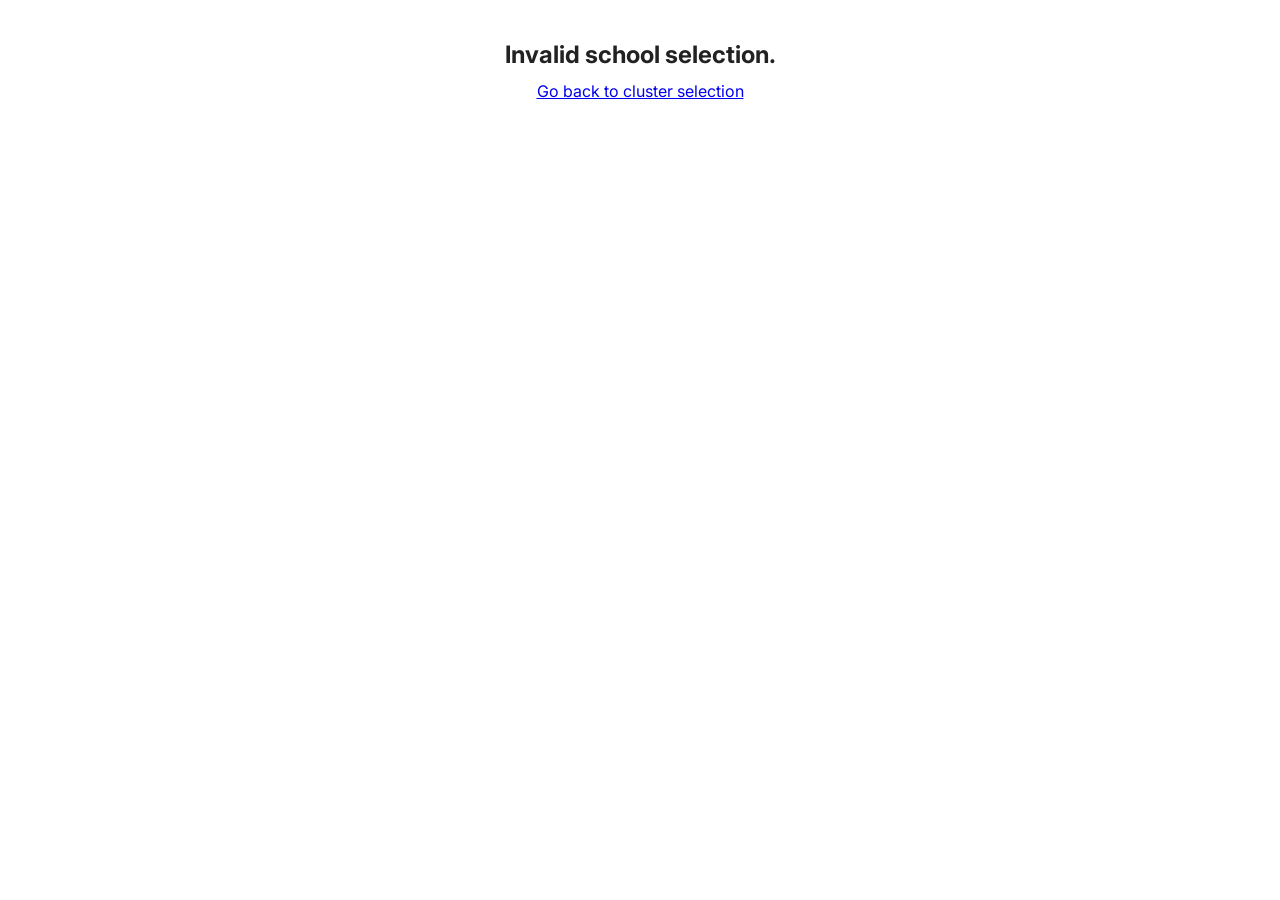
<file: class-progress.html>
<!DOCTYPE html>
<html lang="en">

<head>
  <meta charset="UTF-8">
  <meta name="viewport" content="width=device-width, initial-scale=1.0">
  <title>Daily Class Progress - FLN Daily Monitoring System</title>
  <link rel="preconnect" href="https://fonts.googleapis.com">
  <link rel="preconnect" href="https://fonts.gstatic.com" crossorigin>
  <link href="https://fonts.googleapis.com/css2?family=Inter:wght@400;500;600;700;800&display=swap" rel="stylesheet">
  <style>
    :root {
      --yellow: #fcb900;
      --black: #222222;
      --dark-gray: #303030;
      --bg-gray: #f2efe9;
      --border-color: #222222;
    }

    * {
      margin: 0;
      padding: 0;
      box-sizing: border-box;
      font-family: 'Inter', sans-serif;
    }

    body {
      color: var(--black);
      background-color: #ffffff;
      min-height: 100vh;
      display: flex;
      flex-direction: column;
    }

    /* Navbar */
    .navbar {
      display: flex;
      justify-content: space-between;
      align-items: center;
      padding: 0 160px;
      height: 70px;
      border-bottom: 2px solid var(--border-color);
      background: #fff;
    }

    .nav-left {
      display: flex;
      align-items: center;
      gap: 40px;
    }

    .logo {
      display: flex;
      align-items: center;
      gap: 10px;
      font-size: 20px;
      font-weight: 700;
      text-decoration: none;
      color: var(--black);
    }

    .logo-icon {
      width: 44px;
      height: 44px;
      border: none;
      border-radius: 50%;
      object-fit: cover;
    }

    .nav-links {
      display: flex;
      gap: 24px;
    }

    .nav-links a {
      text-decoration: none;
      color: var(--black);
      font-weight: 600;
      font-size: 14px;
    }

    .nav-right {
      display: flex;
      align-items: center;
      gap: 20px;
      height: 100%;
    }

    .social-icons {
      display: flex;
      gap: 16px;
      align-items: center;
    }

    .btn-write {
      background: var(--black);
      color: #fff;
      border: none;
      padding: 12px 24px;
      font-weight: 600;
      border-radius: 4px;
      cursor: pointer;
      display: flex;
      align-items: center;
      gap: 8px;
      text-decoration: none;
    }

    /* Breadcrumbs */
    .breadcrumb-container {
      padding: 30px 160px 0;
      background: var(--bg-gray);
    }

    .breadcrumb {
      display: flex;
      align-items: center;
      gap: 12px;
      font-size: 14px;
      font-weight: 600;
      color: #777;
    }

    .breadcrumb a {
      color: var(--black) !important;
      text-decoration: underline;
    }

    .breadcrumb a:hover {
      text-decoration: none;
    }

    .breadcrumb .active {
      color: var(--black);
      background: var(--yellow);
      padding: 4px 12px;
      border: 2px solid var(--black);
      box-shadow: 2px 2px 0px var(--black);
      font-weight: 700;
    }

    /* Main Content Section */
    .main-section {
      background-color: var(--bg-gray);
      padding: 40px 160px 120px;
      flex: 1;
    }

    .page-heading {
      margin-bottom: 40px;
    }

    .page-heading h2 {
      font-size: 40px;
      font-weight: 800;
      margin-bottom: 8px;
      line-height: 1.2;
    }

    .page-heading p {
      font-size: 18px;
      color: #555;
      font-weight: 500;
    }

    .card {
      border: 2px solid var(--border-color);
      background: #fff;
      padding: 40px;
      margin-bottom: 32px;
      box-shadow: 8px 8px 0px var(--black);
    }

    .section-title {
      font-size: 24px;
      font-weight: 800;
      margin-bottom: 24px;
      padding-bottom: 8px;
      border-bottom: 4px solid var(--yellow);
      display: inline-block;
    }

    .form-group {
      margin-bottom: 24px;
    }

    .form-group label {
      display: block;
      font-size: 16px;
      font-weight: 700;
      margin-bottom: 8px;
      color: var(--black);
    }

    input[type='text'],
    input[type='number'],
    input[type='date'],
    textarea,
    select {
      width: 100%;
      padding: 14px 18px;
      font-size: 16px;
      border: 3px solid var(--black);
      outline: none;
      font-weight: 600;
      transition: transform 0.1s, box-shadow 0.1s;
      background: #fff;
    }

    input:focus,
    textarea:focus,
    select:focus {
      transform: translate(2px, 2px);
      box-shadow: 4px 4px 0px var(--black);
      background-color: #fffdec;
    }

    .grid-2 {
      display: grid;
      grid-template-columns: 1fr 1fr;
      gap: 32px;
    }

    .required {
      color: #e11d48;
    }

    /* Custom Radio/Checkbox styling */
    .radio-group,
    .checkbox-group {
      display: flex;
      flex-wrap: wrap;
      gap: 16px;
      margin-top: 12px;
    }

    .radio-item,
    .checkbox-item {
      display: flex;
      align-items: center;
      gap: 10px;
      padding: 12px 20px;
      border: 3px solid var(--black);
      background: #fff;
      cursor: pointer;
      font-weight: 700;
      transition: transform 0.1s, box-shadow 0.1s;
    }

    .radio-item:hover,
    .checkbox-item:hover {
      background: #f9f9f9;
    }

    .radio-item:has(input:checked),
    .checkbox-item:has(input:checked) {
      background: var(--yellow);
      box-shadow: 4px 4px 0px var(--black);
      transform: translate(-1px, -1px);
    }

    input[type="radio"],
    input[type="checkbox"] {
      width: 18px;
      height: 18px;
      accent-color: var(--black);
    }

    /* Tables */
    .table-container {
      overflow-x: auto;
      border: 3px solid var(--black);
      box-shadow: 6px 6px 0px var(--black);
      margin-top: 24px;
    }

    table {
      width: 100%;
      border-collapse: collapse;
      background: #fff;
    }

    table th {
      background: var(--black);
      color: #fff;
      text-align: left;
      padding: 18px;
      font-weight: 800;
      text-transform: uppercase;
      font-size: 14px;
      letter-spacing: 1px;
    }

    table td {
      padding: 18px;
      border-bottom: 2px solid var(--black);
      font-weight: 600;
      color: var(--black);
    }

    table tr:last-child td {
      border-bottom: none;
    }

    /* Performance Buttons */
    .performance-level,
    .attendance-status {
      display: flex;
      gap: 8px;
    }

    .level-btn,
    .status-btn {
      padding: 10px 16px;
      border: 2px solid var(--black);
      background: #fff;
      font-weight: 800;
      cursor: pointer;
      transition: all 0.1s;
    }

    .level-btn:hover,
    .status-btn:hover {
      background: var(--bg-gray);
    }

    .level-btn.selected,
    .status-btn.selected {
      box-shadow: 3px 3px 0px var(--black);
      transform: translate(-2px, -2px);
    }

    .level-btn.level-1.selected {
      background: #fee2e2;
      color: #991b1b;
      border-color: #991b1b;
    }

    .level-btn.level-2.selected {
      background: #fef9c3;
      color: #854d0e;
      border-color: #854d0e;
    }

    .level-btn.level-3.selected {
      background: #dcfce7;
      color: #166534;
      border-color: #166534;
    }

    .status-btn.status-present.selected {
      background: #dcfce7;
      color: #166534;
      border-color: #166534;
    }

    .status-btn.status-absent.selected {
      background: #fee2e2;
      color: #991b1b;
      border-color: #991b1b;
    }

    /* Toggle Switch */
    .toggle-switch {
      display: inline-block;
      width: 50px;
      height: 28px;
      background-color: #ddd;
      border-radius: 14px;
      cursor: pointer;
      position: relative;
      border: 2px solid var(--black);
    }

    .toggle-switch input {
      display: none;
    }

    .toggle-slider {
      position: absolute;
      width: 100%;
      height: 100%;
      border-radius: 14px;
      background-color: #ddd;
      transition: background-color 0.2s;
    }

    .toggle-switch input:checked+.toggle-slider {
      background-color: #4ade80;
    }

    .toggle-slider::before {
      content: '';
      position: absolute;
      width: 20px;
      height: 20px;
      border-radius: 50%;
      background-color: var(--black);
      top: 2px;
      left: 2px;
      transition: transform 0.2s;
    }

    .toggle-switch input:checked+.toggle-slider::before {
      transform: translateX(22px);
    }

    /* Error States */
    .error-message {
      color: #e11d48;
      font-size: 14px;
      font-weight: 700;
      margin-top: 8px;
      display: none;
    }

    .error-message.show {
      display: block;
    }

    .field-error input,
    .field-error select,
    .field-error textarea {
      border-color: #e11d48;
      background: #fff1f2;
    }

    /* Footer Section */
    .site-footer {
      background-color: var(--black);
      color: #ffffff;
      padding: 80px 40px 40px 40px;
      border-top: 4px solid var(--yellow);
    }

    .footer-container {
      max-width: 1240px;
      margin: 0 auto;
      display: flex;
      justify-content: space-between;
      align-items: flex-start;
      flex-wrap: wrap;
      gap: 40px;
    }

    .footer-brand {
      max-width: 300px;
    }

    .footer-brand h2 {
      font-size: 24px;
      font-weight: 800;
      margin-bottom: 16px;
      display: flex;
      align-items: center;
      gap: 12px;
    }

    .footer-brand p {
      color: #ccc;
      line-height: 1.5;
      margin-bottom: 24px;
    }

    .footer-links {
      display: flex;
      gap: 80px;
      flex-wrap: wrap;
    }

    .footer-col h4 {
      font-size: 18px;
      font-weight: 700;
      margin-bottom: 20px;
      color: var(--yellow);
    }

    .footer-col ul {
      list-style: none;
    }

    .footer-col ul li {
      margin-bottom: 12px;
    }

    .footer-col ul a {
      color: #ccc;
      text-decoration: none;
      transition: color 0.2s;
      font-weight: 500;
    }

    .footer-col ul a:hover {
      color: var(--yellow);
    }

    .footer-bottom {
      max-width: 1240px;
      margin: 60px auto 0;
      padding-top: 24px;
      border-top: 1px solid #333;
      display: flex;
      justify-content: space-between;
      align-items: center;
      color: #888;
      font-size: 14px;
      flex-wrap: wrap;
      gap: 16px;
    }

    .footer-bottom a {
      color: #fff;
      text-decoration: none;
    }

    /* Submit Button Card */
    .submit-card {
      text-align: center;
      padding: 40px;
      background: transparent;
      border: none;
      box-shadow: none;
    }

    .btn-submit {
      background: var(--yellow);
      color: var(--black);
      border: 4px solid var(--black);
      padding: 24px 48px;
      font-size: 24px;
      font-weight: 900;
      cursor: pointer;
      box-shadow: 8px 8px 0px var(--black);
      transition: all 0.1s;
      width: 100%;
      max-width: 600px;
      text-transform: uppercase;
      letter-spacing: 1px;
    }

    .btn-submit:hover:not(:disabled) {
      transform: translate(-2px, -2px);
      box-shadow: 10px 10px 0px var(--black);
    }

    .btn-submit:active:not(:disabled) {
      transform: translate(4px, 4px);
      box-shadow: 4px 4px 0px var(--black);
    }

    .btn-submit:disabled {
      opacity: 0.5;
      cursor: not-allowed;
      box-shadow: none;
      transform: none;
    }

    .color-legend {
      display: flex;
      gap: 24px;
      margin-bottom: 24px;
      flex-wrap: wrap;
    }

    .legend-item {
      display: flex;
      align-items: center;
      gap: 8px;
      font-weight: 700;
      font-size: 14px;
    }

    .legend-box {
      width: 24px;
      height: 24px;
      border: 2px solid var(--black);
    }

    .legend-box.red {
      background: #fee2e2;
    }

    .legend-box.yellow {
      background: #fef9c3;
    }

    .legend-box.green {
      background: #dcfce7;
    }

    @media (max-width: 1024px) {
      .navbar {
        padding: 0 40px;
      }

      .breadcrumb-container,
      .main-section {
        padding-left: 40px;
        padding-right: 40px;
      }

      .grid-2 {
        grid-template-columns: 1fr;
        gap: 24px;
      }
    }

    @media (max-width: 768px) {
      .navbar {
        height: 60px;
        padding: 0 16px;
      }

      .logo-icon {
        width: 32px;
        height: 32px;
      }

      .nav-links,
      .social-icons,
      .nav-right .social-icons {
        display: none;
      }

      .breadcrumb-container {
        padding: 20px 16px 0;
      }

      .breadcrumb {
        font-size: 13px;
        gap: 8px;
        flex-wrap: wrap;
      }

      .main-section {
        padding: 20px 16px 80px;
      }

      .page-heading {
        margin-bottom: 24px;
      }

      .page-heading h2 {
        font-size: 28px;
      }

      .page-heading p {
        font-size: 16px;
      }

      .card {
        padding: 20px;
        margin-bottom: 24px;
        box-shadow: 4px 4px 0px var(--black);
      }

      .section-title {
        font-size: 20px;
        margin-bottom: 20px;
      }

      .form-group label {
        font-size: 15px;
      }

      input[type='text'],
      input[type='number'],
      input[type='date'],
      textarea,
      select {
        padding: 12px 14px;
        font-size: 15px;
      }

      .radio-item,
      .checkbox-item {
        padding: 10px 14px;
        font-size: 14px;
      }

      table th,
      table td {
        padding: 12px 8px;
        font-size: 13px;
      }

      .level-btn,
      .status-btn {
        padding: 8px 12px;
        font-size: 13px;
      }

      .btn-submit {
        padding: 18px 24px;
        font-size: 18px;
        box-shadow: 4px 4px 0px var(--black);
      }

      .site-footer {
        padding: 40px 16px 20px 16px;
      }

      .footer-container {
        padding: 0;
        flex-direction: column;
        gap: 32px;
      }

      .footer-brand,
      .footer-links {
        max-width: 100%;
        width: 100%;
      }

      .footer-links {
        gap: 32px;
        flex-direction: column;
      }

      .footer-bottom {
        margin-top: 40px;
        flex-direction: column;
        align-items: flex-start;
        text-align: left;
      }
    }

    @media (max-width: 480px) {
      .page-heading h2 {
        font-size: 24px;
      }

      .card {
        padding: 16px;
      }

      .radio-group,
      .checkbox-group {
        gap: 10px;
      }

      .radio-item,
      .checkbox-item {
        width: 100%;
      }

      .performance-level,
      .attendance-status {
        flex-direction: column;
        width: 100%;
      }

      .level-btn,
      .status-btn {
        width: 100%;
        text-align: center;
      }
    }
  </style>
  <link rel="stylesheet" href="assets/social-links.css">
  <link rel="stylesheet" href="assets/mobile-nav.css">
  <link rel="stylesheet" href="assets/back-to-top.css">
  <script src="assets/social-links.js" defer></script>
  <script src="assets/mobile-nav.js" defer></script>
  <script src="assets/back-to-top.js" defer></script>
</head>

<body data-page="class-progress">
  <!-- HEADER -->
  <header class="navbar">
    <div class="nav-left">
      <a href="index.html" class="logo">
        <img class="logo-icon" src="assets/logo.jpeg" alt="Logo" decoding="async">
        FLN System
      </a>
      <div class="nav-links">
        <a href="index.html">Home</a>
        <a href="documentation.html">Documentation</a>
        <a href="teacher-portal.html">Teacher Portal</a>
        <a href="help-center.html">Help Center</a>
      </div>
    </div>
    <div class="nav-right">
      <div class="social-icons">
        <svg width="24" height="24" viewBox="0 0 24 24" fill="none" stroke="currentColor" stroke-width="2"
          stroke-linecap="round" stroke-linejoin="round">
          <rect x="2" y="2" width="20" height="20" rx="5" ry="5"></rect>
          <path d="M16 11.37A4 4 0 1 1 12.63 8 4 4 0 0 1 16 11.37z"></path>
          <line x1="17.5" y1="6.5" x2="17.51" y2="6.5"></line>
        </svg>
        <svg width="24" height="24" viewBox="0 0 24 24" fill="none" stroke="currentColor" stroke-width="2"
          stroke-linecap="round" stroke-linejoin="round">
          <path
            d="M22 12c0-5.52-4.48-10-10-10S2 6.48 2 12c0 4.84 3.44 8.87 8 9.8V15H7v-3h3V9.5C10 7.57 11.57 6 13.5 6H16v3h-2c-1.1 0-2 .9-2 2v1h4l-1 3h-3v6.78c5.05-.5 9-4.76 9-9.78z">
          </path>
        </svg>
      </div>
      <a href="cluster.html" class="btn-write">
        Dashboard
      </a>
      <button class="nav-toggle" type="button" aria-label="Toggle navigation" aria-expanded="false">
        <span class="nav-toggle-line"></span>
        <span class="nav-toggle-line"></span>
        <span class="nav-toggle-line"></span>
      </button>
    </div>
    <div class="mobile-nav-panel" hidden></div>
  </header>

  <div class="breadcrumb-container">
    <div class="breadcrumb">
      <div class="breadcrumb-item"><a href="cluster.html">Cluster</a></div>
      <div class="breadcrumb-separator">></div>
      <div class="breadcrumb-item"><a href="schools.html">School</a></div>
      <div class="breadcrumb-separator">></div>
      <div class="breadcrumb-item active">Class Progress</div>
    </div>
  </div>

  <!-- MAIN CONTENT -->
  <main class="main-section">
    <div class="page-heading">
      <h2>Daily FLN Monitoring</h2>
      <p>Record comprehensive class data for today's FLN session</p>
    </div>

    <form id="classProgressForm">
      <!-- SECTION A: CLASS & TEACHER DETAILS -->
      <div class="card form-section">
        <h3 class="section-title">Class & Teacher Details</h3>

        <div class="grid-2">
          <div class="form-group">
            <label for="teacher">
              Teacher Name
              <span class="required">*</span>
            </label>
            <select id="teacher" name="teacher" required>
              <option value="">-- Select Teacher --</option>
            </select>
            <div class="error-message">Please select a teacher</div>
          </div>

          <div class="form-group">
            <label for="gradeStart">
              Class From
              <span class="required">*</span>
            </label>
            <select id="gradeStart" name="gradeStart" required>
              <option value="">-- Select Class --</option>
            </select>
            <div class="error-message">Please select the starting class</div>
          </div>
        </div>

        <div class="grid-2">
          <div class="form-group">
            <label for="gradeEnd">
              Class To
              <span class="required">*</span>
            </label>
            <select id="gradeEnd" name="gradeEnd" required>
              <option value="">-- Select Class --</option>
            </select>
            <div class="error-message">Please select the ending class</div>
          </div>

          <div class="form-group">
            <label for="date">
              Date
              <span class="required">*</span>
            </label>
            <input type="date" id="date" name="date" required />
            <div class="error-message">Please select a date</div>
          </div>
        </div>

        <div class="form-group">
          <label for="studentsPresent">
            Total Students Present
            <span class="required">*</span>
          </label>
          <input type="number" id="studentsPresent" name="studentsPresent" min="0" max="100" value="0" required />
          <div class="error-message">Attendance selection will calculate total present automatically</div>
        </div>

        <div class="attendance-breakdown" id="attendanceBreakdown">
          <div style="margin-bottom: 20px;">
            <h4 style="font-size: 18px; font-weight: 800; margin-bottom: 4px;">Attendance Breakdown</h4>
            <p style="font-size: 14px; color: #555; font-weight: 500;">Calculated automatically from the attendance
              marks below.</p>
          </div>

          <div class="grid-2">
            <div class="form-group">
              <label for="boysPresent">
                Boys Present
                <span class="required">*</span>
              </label>
              <input type="number" id="boysPresent" name="boysPresent" min="0" max="100" value="0" />
              <div class="error-message">Calculated automatically</div>
            </div>

            <div class="form-group">
              <label for="girlsPresent">
                Girls Present
                <span class="required">*</span>
              </label>
              <input type="number" id="girlsPresent" name="girlsPresent" min="0" max="100" value="0" />
              <div class="error-message">Calculated automatically</div>
            </div>
          </div>
        </div>
      </div>

      <!-- SECTION B: CLASSROOM IMPLEMENTATION TRACKER -->
      <div class="card form-section">
        <h3 class="section-title">Classroom Implementation Tracker</h3>

        <div class="form-group">
          <label>
            Did FLN Period Happen?
            <span class="required">*</span>
          </label>
          <div class="radio-group" id="flnPeriodContainer">
            <!-- Populated by JavaScript -->
          </div>
          <div class="error-message">Please select yes or no</div>
        </div>

        <!-- Reason (shown only if FLN No) -->
        <div id="reasonSection" style="display: none;">
          <div class="form-group" style="padding: 20px; border: 3px solid var(--black); background: #fff1f2;">
            <label for="reason">
              Reason (if No)
              <span class="required">*</span>
            </label>
            <select id="reason" name="reason">
              <option value="">-- Select Reason --</option>
            </select>
            <div class="error-message">Please select a reason</div>
          </div>
        </div>

        <div class="form-group">
          <label>
            Duration of FLN Instruction
            <span class="required">*</span>
          </label>
          <div class="radio-group" id="durationContainer">
            <!-- Populated by JavaScript -->
          </div>
          <div class="error-message">Please select a duration</div>
        </div>

        <div class="form-group">
          <label>
            Teaching Learning Materials Used
            <span class="required">*</span>
          </label>
          <div class="checkbox-group" id="materialsContainer">
            <!-- Populated by JavaScript -->
          </div>
          <div class="error-message">Please select at least one material</div>
        </div>

        <div class="form-group">
          <label>
            Overall Student Engagement
            <span class="required">*</span>
          </label>
          <div class="radio-group" id="engagementContainer">
            <!-- Populated by JavaScript -->
          </div>
          <div class="error-message">Please select an engagement level</div>
        </div>
      </div>

      <!-- SECTION C: ACADEMIC FOCUS -->
      <div class="card form-section">
        <h3 class="section-title">Academic Focus</h3>

        <div class="form-group">
          <label>
            Subjects Covered Today
            <span class="required">*</span>
          </label>
          <div class="checkbox-group" id="subjectsContainer">
            <!-- Populated by JavaScript -->
          </div>
          <div class="error-message">Please select at least one subject</div>
        </div>

        <div class="form-group">
          <label for="mainTopic">
            Main Topic / Theme of the Day
            <span class="required">*</span>
          </label>
          <input type="text" id="mainTopic" name="mainTopic" placeholder="e.g., Fruits and Vegetables, Counting Games"
            required />
          <div class="error-message">Please enter the main topic/theme</div>
        </div>

        <div class="grid-2">
          <div class="form-group">
            <label for="literacyFocus">
              Literacy Focus Category
              <span class="required">*</span>
            </label>
            <select id="literacyFocus" name="literacyFocus" required>
              <option value="">-- Select Category --</option>
            </select>
            <div class="error-message">Please select a literacy category</div>
          </div>

          <div class="form-group">
            <label for="literacyConcept">
              Specific Literacy Concept
              <span class="required">*</span>
            </label>
            <input type="text" id="literacyConcept" name="literacyConcept" placeholder="e.g., Letter 'A' sound"
              required />
            <div class="error-message">Please enter the literacy concept</div>
          </div>
        </div>

        <div class="grid-2">
          <div class="form-group">
            <label for="numeracyFocus">
              Numeracy Focus Category
              <span class="required">*</span>
            </label>
            <select id="numeracyFocus" name="numeracyFocus" required>
              <option value="">-- Select Category --</option>
            </select>
            <div class="error-message">Please select a numeracy category</div>
          </div>

          <div class="form-group">
            <label for="numeracyConcept">
              Specific Numeracy Concept
              <span class="required">*</span>
            </label>
            <input type="text" id="numeracyConcept" name="numeracyConcept" placeholder="e.g., Counting 1-10" required />
            <div class="error-message">Please enter the numeracy concept</div>
          </div>
        </div>
      </div>

      <!-- SECTION D: FULL CLASS STUDENT PERFORMANCE -->
      <div class="card form-section">
        <h3 class="section-title">Full Class Student Performance</h3>

        <p style="margin-bottom: 24px; font-weight: 600; color: #555;">
          Mark today's performance level for all students.
        </p>

        <div class="color-legend">
          <div class="legend-item">
            <div class="legend-box red"></div>
            <span>1 = Not Yet Able</span>
          </div>
          <div class="legend-item">
            <div class="legend-box yellow"></div>
            <span>2 = With Help</span>
          </div>
          <div class="legend-item">
            <div class="legend-box green"></div>
            <span>3 = Independently</span>
          </div>
        </div>

        <div class="table-container">
          <table id="studentTable">
            <thead>
              <tr>
                <th>Student Name</th>
                <th>Gender</th>
                <th>Class</th>
                <th>Performance Level</th>
                <th>Needs Support</th>
              </tr>
            </thead>
            <tbody>
              <!-- Populated by JavaScript -->
            </tbody>
          </table>
        </div>
      </div>

      <!-- SECTION E: STUDENT ATTENDANCE STATUS -->
      <div class="card form-section">
        <h3 class="section-title">Student Attendance Status</h3>

        <p style="margin-bottom: 24px; font-weight: 600; color: #555;">
          Mark each child as present or absent for today.
        </p>

        <div class="color-legend">
          <div class="legend-item">
            <div class="legend-box green" style="background: #e1fdec;"></div>
            <span>Present</span>
          </div>
          <div class="legend-item">
            <div class="legend-box red" style="background: #fff1f2;"></div>
            <span>Absent</span>
          </div>
        </div>

        <div class="table-container">
          <table id="studentAttendanceTable">
            <thead>
              <tr>
                <th>Student Name</th>
                <th>Gender</th>
                <th>Class</th>
                <th>Attendance Status</th>
              </tr>
            </thead>
            <tbody>
              <!-- Populated by JavaScript -->
            </tbody>
          </table>
        </div>
      </div>

      <!-- SECTION F: GENERAL OBSERVATION -->
      <div class="card form-section">
        <h3 class="section-title">General Observation</h3>

        <div class="form-group">
          <label for="remarks">
            Remarks / Notes
          </label>
          <textarea id="remarks" name="remarks"
            placeholder="Enter any additional observations about today's class..."></textarea>
        </div>
      </div>

      <!-- SUBMIT BUTTON -->
      <div class="submit-card" id="submitCard">
        <button type="submit" id="submitBtn" class="btn-submit" disabled>Submit Report</button>
      </div>
    </form>
  </main>

  <!-- FOOTER -->
  <footer class="site-footer">
    <div class="footer-container">
      <div class="footer-brand">
        <h2>
          <img class="logo-icon" src="assets/logo.jpeg" alt="Logo" style="object-fit: cover;" loading="lazy"
            decoding="async">
          FLN System
        </h2>
        <p>Empowering Education Through Comprehensive Monitoring across all schools and clusters.</p>
        <div class="social-icons">
          <svg width="24" height="24" viewBox="0 0 24 24" fill="none" stroke="currentColor" stroke-width="2"
            stroke-linecap="round" stroke-linejoin="round">
            <rect x="2" y="2" width="20" height="20" rx="5" ry="5"></rect>
            <path d="M16 11.37A4 4 0 1 1 12.63 8 4 4 0 0 1 16 11.37z"></path>
            <line x1="17.5" y1="6.5" x2="17.51" y2="6.5"></line>
          </svg>
          <svg width="24" height="24" viewBox="0 0 24 24" fill="none" stroke="currentColor" stroke-width="2"
            stroke-linecap="round" stroke-linejoin="round">
            <path
              d="M22 12c0-5.52-4.48-10-10-10S2 6.48 2 12c0 4.84 3.44 8.87 8 9.8V15H7v-3h3V9.5C10 7.57 11.57 6 13.5 6H16v3h-2c-1.1 0-2 .9-2 2v1h4l-1 3h-3v6.78c5.05-.5 9-4.76 9-9.78z">
            </path>
          </svg>
          <svg width="24" height="24" viewBox="0 0 24 24" fill="none" stroke="currentColor" stroke-width="2"
            stroke-linecap="round" stroke-linejoin="round">
            <path
              d="M23 3a10.9 10.9 0 0 1-3.14 1.53 4.48 4.48 0 0 0-7.86 3v1A10.66 10.66 0 0 1 3 4s-4 9 5 13a11.64 11.64 0 0 1-7 2c9 5 20 0 20-11.5a4.5 4.5 0 0 0-.08-.83A7.72 7.72 0 0 0 23 3z">
            </path>
          </svg>
        </div>
      </div>

      <div class="footer-links">
        <div class="footer-col">
          <h4>Platform</h4>
          <ul>
            <li><a href="index.html">Home</a></li>
            <li><a href="cluster.html">School Cluster</a></li>
            <li><a href="#">Analytics</a></li>
            <li><a href="teacher-portal.html">Teacher Portal</a></li>
          </ul>
        </div>
        <div class="footer-col">
          <h4>Resources</h4>
          <ul>
            <li><a href="documentation.html">Documentation</a></li>
            <li><a href="help-center.html">Help Center</a></li>
            <li><a href="#">Training</a></li>
            <li><a href="help-center.html">Contact Support</a></li>
          </ul>
        </div>
      </div>
    </div>
    <div class="footer-bottom">
      <div>&copy; 2026 Space ECE India Foundation. All rights reserved.</div>
      <div>Designed and Developed by <a href="https://codewithdhruba.in/" target="_blank">Dhrubaraj Pati</a></div>
    </div>
  </footer>

  <script defer src="script.js?v=20260401-2"></script>
</body>

</html>
</file>
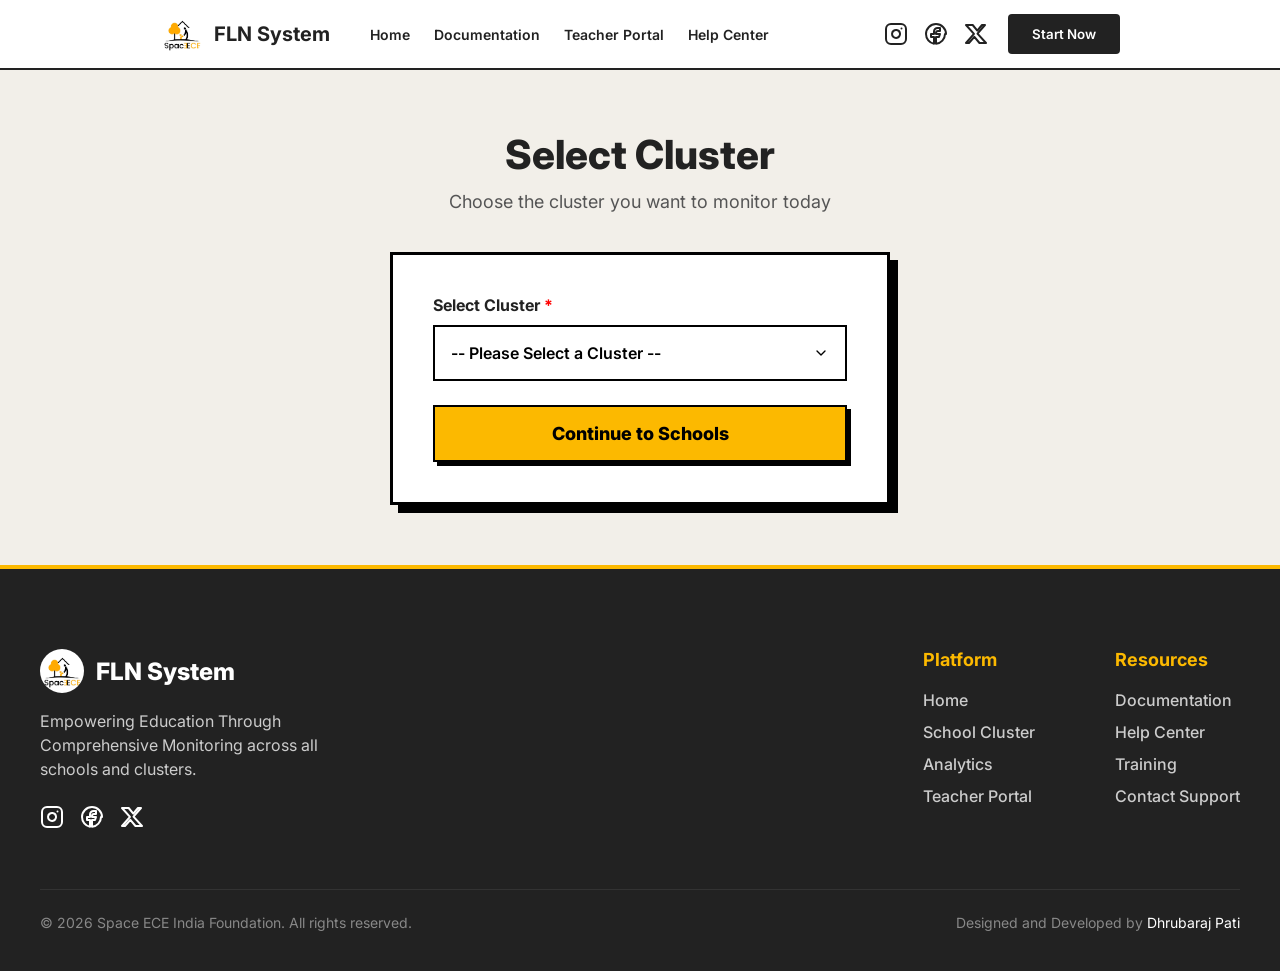
<file: cluster.html>
<!DOCTYPE html>
<html lang="en">

<head>
  <meta charset="UTF-8" />
  <meta name="viewport" content="width=device-width, initial-scale=1.0" />
  <title>Select Cluster - FLN Daily Monitoring System</title>


  <link rel="stylesheet" href="https://cdnjs.cloudflare.com/ajax/libs/font-awesome/6.4.0/css/all.min.css">
  <link href="https://fonts.googleapis.com/css2?family=Inter:wght@400;500;600;700;800&display=swap" rel="stylesheet">
  <style>
    :root {
      --yellow: #fcb900;
      --black: #222222;
      --dark-gray: #303030;
      --bg-gray: #f2efe9;
      --border-color: #222222;
    }

    * {
      margin: 0;
      padding: 0;
      box-sizing: border-box;
      font-family: 'Inter', sans-serif;
    }

    body {
      color: var(--black);
      background-color: #ffffff;
    }

    /* Navbar */
    .navbar {
      display: flex;
      justify-content: space-between;
      align-items: center;
      padding: 0 160px;
      height: 70px;
      border-bottom: 2px solid var(--border-color);
      background: #fff;
    }

    .nav-left {
      display: flex;
      align-items: center;
      gap: 40px;
    }

    .logo {
      display: flex;
      align-items: center;
      gap: 10px;
      font-size: 20px;
      font-weight: 700;
    }

    .logo-icon {
      width: 44px;
      height: 44px;
      border: none;
      border-radius: 50%;
    }

    .nav-links {
      display: flex;
      gap: 24px;
    }

    .nav-links a {
      text-decoration: none;
      color: var(--black);
      font-weight: 600;
      font-size: 14px;
    }

    .nav-right {
      display: flex;
      align-items: center;
      gap: 20px;
      height: 100%;
    }

    .social-icons {
      display: flex;
      gap: 16px;
      align-items: center;
    }

    .user-profile {
      display: flex;
      align-items: center;
      gap: 12px;
      border-left: 2px solid var(--border-color);
      padding-left: 20px;
      height: 100%;
      font-weight: 600;
      font-size: 14px;
    }

    .avatar {
      width: 32px;
      height: 32px;
      border-radius: 50%;
      background: #ddd;
      overflow: hidden;
    }

    .avatar img {
      width: 100%;
      height: 100%;
      object-fit: cover;
    }

    .btn-write {
      background: var(--black);
      color: #fff;
      border: none;
      padding: 12px 24px;
      font-weight: 600;
      border-radius: 4px;
      cursor: pointer;
      display: flex;
      align-items: center;
      gap: 8px;
    }

    /* Hero Section */
    .hero {
      display: flex;
      justify-content: space-between;
      align-items: center;
      padding: 80px 80px 60px 80px;
      max-width: 1400px;
      margin: 0 auto;
    }

    .hero-content {
      flex: 1;
      max-width: 500px;
    }

    .hero h1 {
      font-size: 64px;
      line-height: 1.1;
      font-weight: 800;
      margin-bottom: 24px;
    }

    .highlight-yellow {
      background-color: var(--yellow);
      padding: 0 8px;
      display: inline-block;
    }

    .hero p {
      font-size: 18px;
      color: #555;
      line-height: 1.5;
      max-width: 400px;
    }

    .hero-buttons {
      display: flex;
      gap: 16px;
      margin-top: 32px;
    }

    .btn-hero {
      border: 2px solid var(--black);
      padding: 16px 32px;
      font-size: 16px;
      font-weight: 700;
      cursor: pointer;
      display: inline-flex;
      align-items: center;
      gap: 8px;
      box-shadow: 4px 4px 0px var(--black);
      transition: transform 0.1s, box-shadow 0.1s;
      text-decoration: none;
    }

    .btn-hero:active {
      transform: translate(2px, 2px);
      box-shadow: 2px 2px 0px var(--black);
    }

    .btn-hero.yellow {
      background: var(--yellow);
      color: var(--black);
    }

    .btn-hero.white {
      background: #ffffff;
      color: var(--black);
    }

    .hero-image {
      flex: 1;
      display: flex;
      justify-content: flex-end;
    }

    .hero-image img {
      max-width: 100%;
      height: auto;
      max-height: 400px;
    }

    /* Courses Section */
    .courses-section {
      background-color: var(--bg-gray);
      padding: 80px;
      border-top: 2px solid var(--border-color);
    }

    .courses-container {
      max-width: 1240px;
      margin: 0 auto;
    }

    .courses-header h2 {
      font-size: 40px;
      font-weight: 800;
      margin-bottom: 32px;
    }

    .categories {
      display: flex;
      gap: 12px;
      margin-bottom: 40px;
    }

    .cat-btn {
      padding: 10px 20px;
      border: 2px solid var(--border-color);
      background: #fff;
      color: var(--black);
      font-weight: 600;
      font-size: 14px;
      cursor: pointer;
    }

    .cat-btn.active {
      background: var(--black);
      color: #fff;
      border-color: var(--black);
    }

    .courses-grid {
      display: grid;
      grid-template-columns: repeat(3, 1fr);
      gap: 24px;
      margin-bottom: 40px;
    }

    .course-card {
      border: 2px solid var(--border-color);
      background: #fff;
      display: flex;
      flex-direction: column;
      position: relative;
      overflow: hidden;
    }

    .card-image {
      height: 220px;
      background: #fff;
      border-bottom: 2px solid var(--border-color);
      padding: 20px;
      display: flex;
      justify-content: center;
      align-items: center;
    }

    .card-image img {
      max-width: 100%;
      max-height: 100%;
      object-fit: contain;
    }

    .badge {
      position: absolute;
      top: 12px;
      left: 12px;
      background: var(--black);
      color: #fff;
      padding: 4px 8px;
      font-size: 12px;
      font-weight: 700;
    }

    .card-content {
      padding: 24px;
      flex: 1;
      display: flex;
      flex-direction: column;
    }

    .card-title {
      font-size: 22px;
      font-weight: 800;
      margin-bottom: 12px;
      line-height: 1.3;
    }

    .card-subtitle {
      font-size: 13px;
      font-weight: 600;
      margin-bottom: 20px;
    }

    .card-divider {
      height: 2px;
      background: var(--border-color);
      margin-bottom: 20px;
    }

    .card-date {
      font-size: 13px;
      font-weight: 700;
      margin-bottom: 12px;
    }

    .card-price {
      font-size: 24px;
      font-weight: 800;
      display: flex;
      align-items: center;
      gap: 16px;
    }

    .price-highlight {
      background: var(--black);
      color: var(--yellow);
      padding: 4px 12px;
    }

    .price-old {
      text-decoration: line-through;
      font-size: 18px;
      font-weight: 700;
    }

    /* Card Variations */
    .card-yellow {
      background-color: var(--yellow);
    }

    .card-yellow .card-divider {
      background: var(--black);
    }

    .card-dark {
      background-color: var(--dark-gray);
      color: #fff;
    }

    .card-dark .card-divider {
      background: #555;
    }

    .card-dark .card-image {
      border-bottom-color: var(--dark-gray);
    }

    .card-black {
      background-color: var(--black);
      color: #fff;
    }

    .card-black .card-divider {
      background: #555;
    }

    .card-black .card-image {
      border-bottom-color: var(--black);
    }

    .hidden-row {
      opacity: 0.5;
      mask-image: linear-gradient(to bottom, black 40%, transparent 100%);
      -webkit-mask-image: linear-gradient(to bottom, black 40%, transparent 100%);
      margin-bottom: -100px;
    }

    .fade-out-container {
      position: relative;
    }

    .fade-overlay {
      position: absolute;
      bottom: 0;
      left: 0;
      width: 100%;
      height: 150px;
      background: linear-gradient(to bottom, transparent, var(--bg-gray));
      z-index: 10;
    }

    .courses-footer {
      text-align: center;
      margin-top: 40px;
      position: relative;
      z-index: 20;
    }

    .more-text {
      font-size: 28px;
      font-weight: 800;
      margin-bottom: 24px;
    }

    .btn-watch {
      background: var(--yellow);
      color: var(--black);
      border: 2px solid var(--black);
      padding: 16px 32px;
      font-size: 16px;
      font-weight: 700;
      cursor: pointer;
      display: inline-flex;
      align-items: center;
      gap: 8px;
      box-shadow: 4px 4px 0px var(--black);
      transition: transform 0.1s, box-shadow 0.1s;
    }

    .btn-watch:active {
      transform: translate(2px, 2px);
      box-shadow: 2px 2px 0px var(--black);
    }

    /* Services Section */
    .services-section {
      padding: 80px;
      background-color: #ffffff;
      border-top: 2px solid var(--border-color);
    }

    .services-container {
      max-width: 1240px;
      margin: 0 auto;
    }

    .services-header h2 {
      font-size: 40px;
      font-weight: 800;
      margin-bottom: 40px;
      text-align: center;
    }

    .services-grid {
      display: grid;
      grid-template-columns: repeat(3, 1fr);
      gap: 32px;
    }

    .service-card {
      border: 2px solid var(--border-color);
      padding: 32px;
      background: #ffffff;
      position: relative;
      box-shadow: 6px 6px 0px var(--border-color);
      transition: transform 0.2s, box-shadow 0.2s;
    }

    .service-card:hover {
      transform: translate(2px, 2px);
      box-shadow: 4px 4px 0px var(--border-color);
    }

    .service-icon {
      width: 50px;
      height: 50px;
      background: var(--yellow);
      border: 2px solid var(--border-color);
      display: flex;
      align-items: center;
      justify-content: center;
      border-radius: 50%;
      margin-bottom: 24px;
    }

    .service-icon .service-svg {
      width: 24px;
      height: 24px;
    }

    .service-card h3 {
      font-size: 24px;
      font-weight: 800;
      margin-bottom: 16px;
      line-height: 1.3;
    }

    .service-card p {
      font-size: 15px;
      color: #444;
      line-height: 1.5;
      font-weight: 500;
    }

    /* Teachers Section */
    .teachers-section {
      padding: 80px;
      background-color: var(--bg-gray);
      border-top: 2px solid var(--border-color);
    }

    .teachers-container {
      max-width: 1240px;
      margin: 0 auto;
    }

    .teachers-header h2 {
      font-size: 40px;
      font-weight: 800;
      margin-bottom: 40px;
      text-align: center;
    }

    .teachers-grid {
      display: grid;
      grid-template-columns: repeat(3, 1fr);
      gap: 32px;
    }

    .teacher-card {
      border: 2px solid var(--border-color);
      padding: 40px 24px;
      background: #ffffff;
      text-align: center;
      box-shadow: 6px 6px 0px var(--border-color);
      transition: transform 0.2s, box-shadow 0.2s;
    }

    .teacher-card:hover {
      transform: translate(2px, 2px);
      box-shadow: 4px 4px 0px var(--border-color);
    }

    .teacher-avatar {
      width: 120px;
      height: 120px;
      margin: 0 auto 24px;
      border-radius: 50%;
      border: 3px solid var(--border-color);
      overflow: hidden;
      background: #eee;
    }

    .teacher-avatar img {
      width: 100%;
      height: 100%;
      object-fit: cover;
    }

    .teacher-card h3 {
      font-size: 24px;
      font-weight: 800;
      margin-bottom: 8px;
    }

    .teacher-card p {
      font-size: 16px;
      color: #555;
      font-weight: 600;
    }

    /* CTA Section */
    .cta-section {
      padding: 100px 40px;
      background-color: var(--yellow);
      border-top: 2px solid var(--border-color);
      text-align: center;
    }

    .cta-container {
      max-width: 800px;
      margin: 0 auto;
    }

    .cta-container h2 {
      font-size: 48px;
      font-weight: 800;
      line-height: 1.2;
      margin-bottom: 24px;
    }

    .cta-container p {
      font-size: 20px;
      font-weight: 500;
      margin-bottom: 40px;
      color: #222;
    }

    .btn-cta {
      background: var(--black);
      color: #fff;
      border: 2px solid var(--black);
      padding: 20px 40px;
      font-size: 18px;
      font-weight: 700;
      cursor: pointer;
      display: inline-flex;
      align-items: center;
      gap: 12px;
      box-shadow: 6px 6px 0px rgba(0, 0, 0, 0.2);
      transition: transform 0.1s, box-shadow 0.1s;
    }

    .btn-cta:active {
      transform: translate(3px, 3px);
      box-shadow: 3px 3px 0px rgba(0, 0, 0, 0.2);
    }

    /* Footer Section */
    .site-footer {
      background-color: var(--black);
      color: #ffffff;
      padding: 80px 40px 40px 40px;
      border-top: 4px solid var(--yellow);
    }

    .footer-container {
      max-width: 1240px;
      margin: 0 auto;
      display: flex;
      justify-content: space-between;
      align-items: flex-start;
      flex-wrap: wrap;
      gap: 40px;
    }

    .footer-brand {
      max-width: 300px;
    }

    .footer-brand h2 {
      font-size: 24px;
      font-weight: 800;
      margin-bottom: 16px;
      display: flex;
      align-items: center;
      gap: 12px;
    }

    .footer-brand h2 .logo-icon {
      border: none;
    }

    .footer-brand p {
      color: #ccc;
      line-height: 1.5;
      margin-bottom: 24px;
    }

    .footer-links {
      display: flex;
      gap: 80px;
      flex-wrap: wrap;
    }

    .footer-col h4 {
      font-size: 18px;
      font-weight: 700;
      margin-bottom: 20px;
      color: var(--yellow);
    }

    .footer-col ul {
      list-style: none;
    }

    .footer-col ul li {
      margin-bottom: 12px;
    }

    .footer-col ul a {
      color: #ccc;
      text-decoration: none;
      transition: color 0.2s;
      font-weight: 500;
    }

    .footer-col ul a:hover {
      color: var(--yellow);
    }

    .footer-bottom {
      max-width: 1240px;
      margin: 60px auto 0;
      padding-top: 24px;
      border-top: 1px solid #333;
      display: flex;
      justify-content: space-between;
      align-items: center;
      color: #888;
      font-size: 14px;
      flex-wrap: wrap;
      gap: 16px;
    }

    .footer-bottom a {
      color: #fff;
      text-decoration: none;
    }

    /* Icons placeholder styles */
    .icon {
      display: inline-block;
      width: 20px;
      height: 20px;
      background: currentColor;
      mask-size: contain;
      mask-repeat: no-repeat;
      -webkit-mask-size: contain;
      -webkit-mask-repeat: no-repeat;
    }
  </style>
  <style>
    body {
      background: #f2efe9;
      display: flex;
      flex-direction: column;
      min-height: 100vh;
    }

    main {
      flex: 1;
      display: flex;
      flex-direction: column;
      align-items: center;
      justify-content: center;
      padding: 60px 20px;
    }

    .page-heading {
      text-align: center;
      margin-bottom: 40px;
    }

    .page-heading h2 {
      font-size: 40px;
      font-weight: 800;
      margin-bottom: 12px;
    }

    .page-heading p {
      font-size: 18px;
      color: #555;
    }

    .card {
      background: #fff;
      border: 3px solid #000;
      box-shadow: 8px 8px 0px #000;
      padding: 40px;
      width: 100%;
      max-width: 500px;
    }

    .form-group {
      margin-bottom: 24px;
      display: flex;
      flex-direction: column;
    }

    label {
      font-weight: 700;
      margin-bottom: 10px;
      font-size: 16px;
      display: flex;
      gap: 4px;
    }

    .required {
      color: red;
    }

    select {
      padding: 16px;
      border: 2px solid #000;
      font-family: "Inter", sans-serif;
      font-size: 16px;
      font-weight: 600;
      width: 100%;
      appearance: none;
      background: url("data:image/svg+xml;charset=UTF-8,%3csvg xmlns='http://www.w3.org/2000/svg' viewBox='0 0 24 24' fill='none' stroke='currentColor' stroke-width='2' stroke-linecap='round' stroke-linejoin='round'%3e%3cpolyline points='6 9 12 15 18 9'%3e%3c/polyline%3e%3c/svg%3e") no-repeat right 16px center/16px;
      cursor: pointer;
      transition: all 0.2s;
    }

    select:focus {
      outline: none;
      border-color: #000;
      box-shadow: 4px 4px 0px #000;
    }

    .btn-full {
      width: 100%;
      background: #fcb900;
      color: #000;
      border: 2px solid #000;
      box-shadow: 4px 4px 0px #000;
      font-weight: 800;
      font-size: 18px;
      padding: 16px;
      cursor: pointer;
      transition: transform 0.1s, box-shadow 0.1s;
    }

    .btn-full:active {
      transform: translate(2px, 2px);
      box-shadow: 2px 2px 0px #000;
    }

    .error-message {
      display: none;
      color: #e74c3c;
      font-size: 14px;
      font-weight: 600;
      margin-top: 8px;
    }

    /* =========================================
       Responsive Utilities (Media Queries)
       ========================================= */

    /* Tablet (max-width: 1024px) */
    @media (max-width: 1024px) {
      .navbar {
        padding: 0 40px;
      }

      .nav-links {
        display: none;
      }

      .footer-container {
        padding: 0 40px;
        gap: 40px;
      }

      main {
        padding: 60px 40px;
      }
    }

    /* Mobile (max-width: 768px) */
    @media (max-width: 768px) {

      html,
      body {
        overflow-x: hidden;
        width: 100%;
      }

      .navbar {
        padding: 0 16px;
        height: 60px;
      }

      .nav-left {
        gap: 12px;
      }

      .logo {
        font-size: 15px;
      }

      .logo-icon {
        width: 28px;
        height: 28px;
      }

      .nav-right {
        gap: 8px;
      }

      .social-icons {
        display: none;
      }

      .btn-write {
        padding: 8px 12px;
        font-size: 12px;
      }

      main {
        padding: 40px 16px;
      }

      .page-heading h2 {
        font-size: 30px;
      }

      .page-heading p {
        font-size: 15px;
      }

      .card {
        padding: 24px;
        box-shadow: 4px 4px 0px #000;
      }

      .site-footer {
        padding: 40px 16px 20px 16px;
      }

      .footer-container {
        padding: 0;
        flex-direction: column;
        gap: 32px;
      }

      .footer-brand,
      .footer-links {
        max-width: 100%;
        width: 100%;
      }

      .footer-links {
        gap: 32px;
        flex-direction: column;
      }

      .footer-bottom {
        margin-top: 40px;
        flex-direction: column;
        align-items: flex-start;
        text-align: left;
      }
    }
  </style>
  <link rel="stylesheet" href="assets/social-links.css">
  <link rel="stylesheet" href="assets/mobile-nav.css">
  <link rel="stylesheet" href="assets/back-to-top.css">
  <script src="assets/social-links.js" defer></script>
  <script src="assets/mobile-nav.js" defer></script>
  <script src="assets/back-to-top.js" defer></script>
</head>

<body data-page="cluster">
  <header class="navbar">
    <div class="nav-left">
      <div class="logo">
        <img class="logo-icon" src="assets/logo.jpeg" alt="Logo" style="object-fit: cover;" decoding="async">
        FLN System
      </div>
      <div class="nav-links">
        <a href="index.html">Home</a>
        <a href="documentation.html">Documentation</a>
        <a href="teacher-portal.html">Teacher Portal</a>
        <a href="help-center.html">Help Center</a>
      </div>
    </div>
    <div class="nav-right">
      <div class="social-icons">
        <!-- Simple SVG placeholders for Instagram and VK -->
        <svg width="24" height="24" viewBox="0 0 24 24" fill="none" stroke="currentColor" stroke-width="2"
          stroke-linecap="round" stroke-linejoin="round">
          <rect x="2" y="2" width="20" height="20" rx="5" ry="5"></rect>
          <path d="M16 11.37A4 4 0 1 1 12.63 8 4 4 0 0 1 16 11.37z"></path>
          <line x1="17.5" y1="6.5" x2="17.51" y2="6.5"></line>
        </svg>
        <svg width="24" height="24" viewBox="0 0 24 24" fill="none" stroke="currentColor" stroke-width="2"
          stroke-linecap="round" stroke-linejoin="round">
          <path
            d="M22 12c0-5.52-4.48-10-10-10S2 6.48 2 12c0 4.84 3.44 8.87 8 9.8V15H7v-3h3V9.5C10 7.57 11.57 6 13.5 6H16v3h-2c-1.1 0-2 .9-2 2v1h4l-1 3h-3v6.78c5.05-.5 9-4.76 9-9.78z">
          </path>
        </svg>
      </div>
      <button class="btn-write" onclick="window.location.href='cluster.html'">
        Start Now
      </button>
      <button class="nav-toggle" type="button" aria-label="Toggle navigation" aria-expanded="false">
        <span class="nav-toggle-line"></span>
        <span class="nav-toggle-line"></span>
        <span class="nav-toggle-line"></span>
      </button>
    </div>
    <div class="mobile-nav-panel" hidden></div>
  </header>

  <!-- MAIN CONTENT -->
  <main>
    <div class="page-heading">
      <h2>Select Cluster</h2>
      <p>Choose the cluster you want to monitor today</p>
    </div>

    <div class="card">
      <form id="clusterForm">
        <div class="form-group">
          <label for="clusterSelect">
            Select Cluster
            <span class="required">*</span>
          </label>
          <select id="clusterSelect" name="cluster" required>
            <option value="">-- Please Select a Cluster --</option>
            <option value="Halol">Halol</option>
            <option value="Maval">Maval</option>
          </select>
          <div class="error-message">Please select a cluster to continue</div>
        </div>

        <button type="button" id="continueBtn" class="btn btn-primary btn-full">Continue to Schools</button>
      </form>
    </div>
  </main>

  <footer class="site-footer">
    <div class="footer-container">
      <div class="footer-brand">
        <h2>
          <img class="logo-icon" src="assets/logo.jpeg" alt="Logo" style="object-fit: cover;" loading="lazy"
            decoding="async">
          FLN System
        </h2>
        <p>Empowering Education Through Comprehensive Monitoring across all schools and clusters.</p>
        <div class="social-icons">
          <svg width="24" height="24" viewBox="0 0 24 24" fill="none" stroke="currentColor" stroke-width="2"
            stroke-linecap="round" stroke-linejoin="round">
            <rect x="2" y="2" width="20" height="20" rx="5" ry="5"></rect>
            <path d="M16 11.37A4 4 0 1 1 12.63 8 4 4 0 0 1 16 11.37z"></path>
            <line x1="17.5" y1="6.5" x2="17.51" y2="6.5"></line>
          </svg>
          <svg width="24" height="24" viewBox="0 0 24 24" fill="none" stroke="currentColor" stroke-width="2"
            stroke-linecap="round" stroke-linejoin="round">
            <path
              d="M22 12c0-5.52-4.48-10-10-10S2 6.48 2 12c0 4.84 3.44 8.87 8 9.8V15H7v-3h3V9.5C10 7.57 11.57 6 13.5 6H16v3h-2c-1.1 0-2 .9-2 2v1h4l-1 3h-3v6.78c5.05-.5 9-4.76 9-9.78z">
            </path>
          </svg>
          <svg width="24" height="24" viewBox="0 0 24 24" fill="none" stroke="currentColor" stroke-width="2"
            stroke-linecap="round" stroke-linejoin="round">
            <path
              d="M23 3a10.9 10.9 0 0 1-3.14 1.53 4.48 4.48 0 0 0-7.86 3v1A10.66 10.66 0 0 1 3 4s-4 9 5 13a11.64 11.64 0 0 1-7 2c9 5 20 0 20-11.5a4.5 4.5 0 0 0-.08-.83A7.72 7.72 0 0 0 23 3z">
            </path>
          </svg>
        </div>
      </div>

      <div class="footer-links">
        <div class="footer-col">
          <h4>Platform</h4>
          <ul>
            <li><a href="index.html">Home</a></li>
            <li><a href="cluster.html">School Cluster</a></li>
            <li><a href="#">Analytics</a></li>
            <li><a href="teacher-portal.html">Teacher Portal</a></li>
          </ul>
        </div>
        <div class="footer-col">
          <h4>Resources</h4>
          <ul>
            <li><a href="documentation.html">Documentation</a></li>
            <li><a href="help-center.html">Help Center</a></li>
            <li><a href="#">Training</a></li>
            <li><a href="help-center.html">Contact Support</a></li>
          </ul>
        </div>
      </div>
    </div>
    <div class="footer-bottom">
      <div>&copy; 2026 Space ECE India Foundation. All rights reserved.</div>
      <div>Designed and Developed by <a href="https://codewithdhruba.in/" target="_blank">Dhrubaraj Pati</a></div>
    </div>
  </footer>

  <script defer src="script.js"></script>
</body>

</html>
</file>
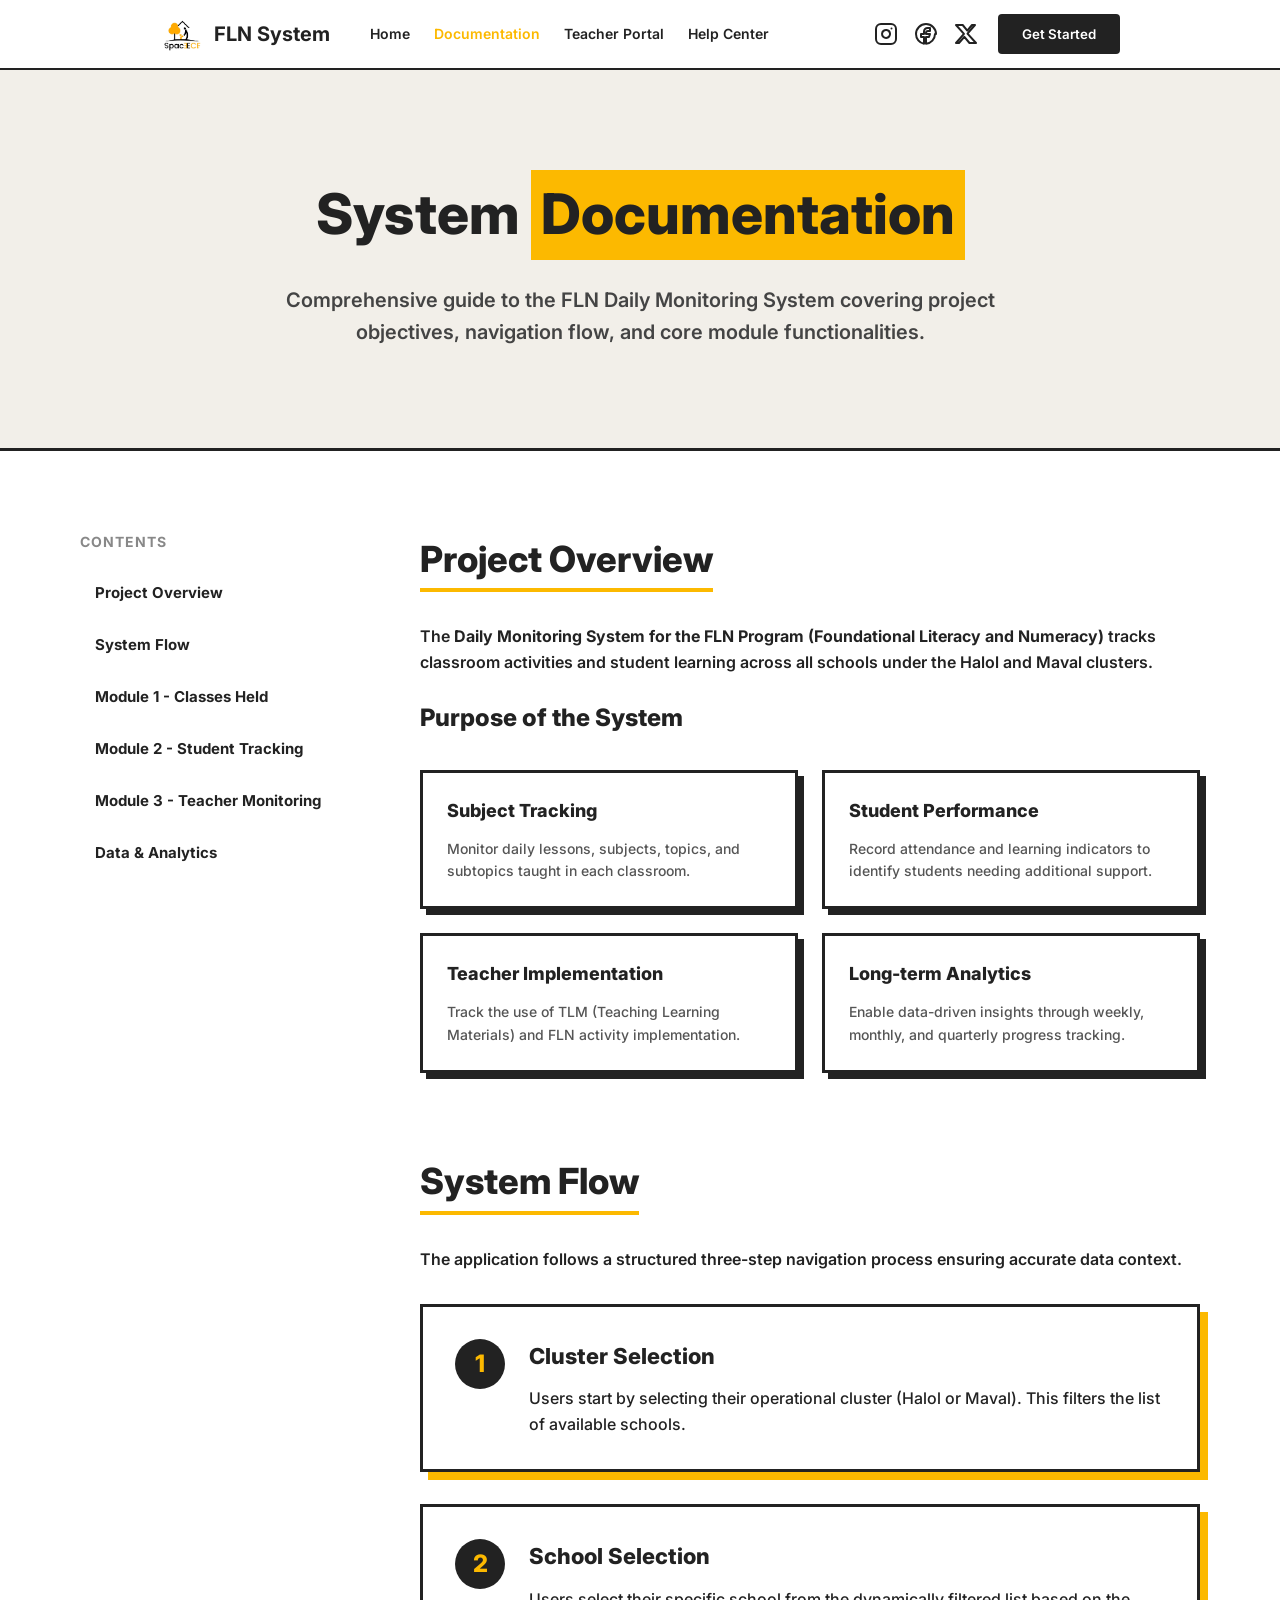
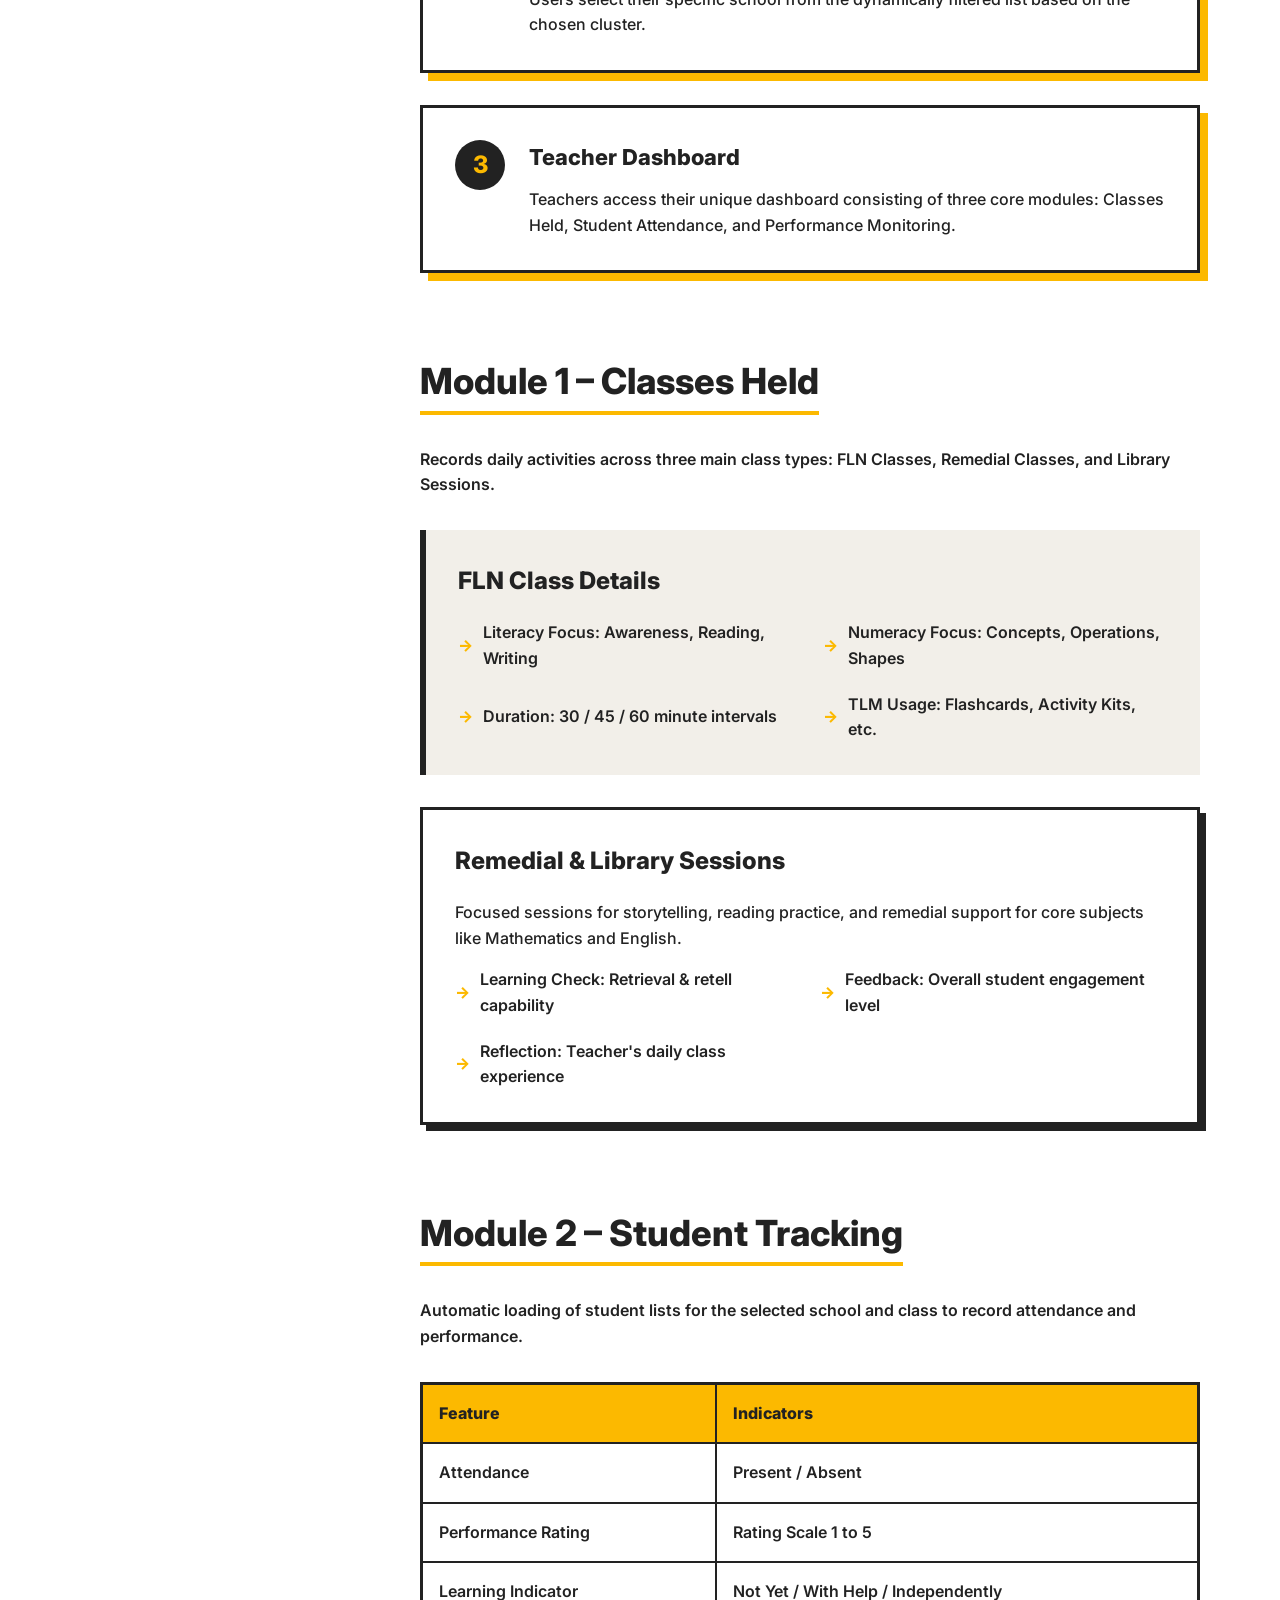
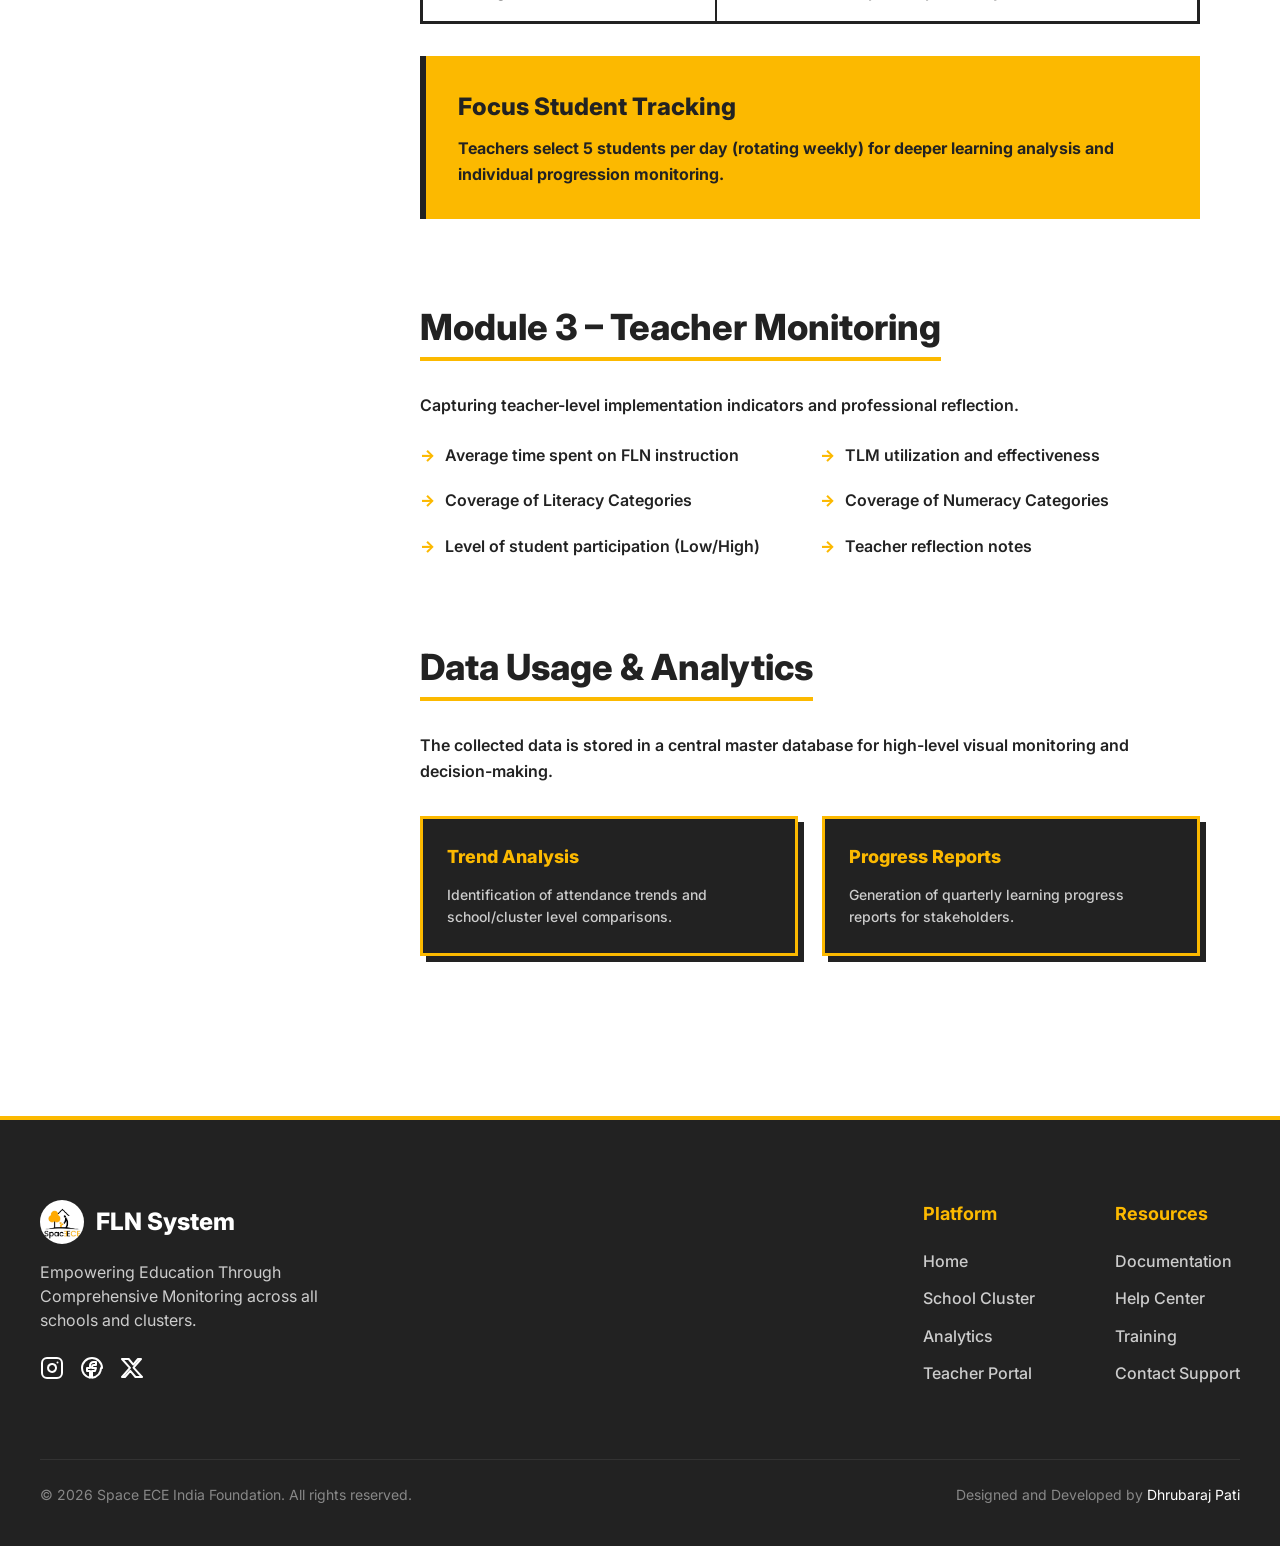
<file: documentation.html>
<!doctype html>
<html lang="en">
  <head>
    <meta charset="UTF-8" />
    <meta name="viewport" content="width=device-width, initial-scale=1.0" />
    <title>Documentation | FLN Monitoring System</title>
    <link rel="preconnect" href="https://fonts.googleapis.com" />
    <link rel="preconnect" href="https://fonts.gstatic.com" crossorigin />
    <link
      href="https://fonts.googleapis.com/css2?family=Inter:wght@400;500;600;700;800&display=swap"
      rel="stylesheet"
    />
    <style>
      :root {
        --yellow: #fcb900;
        --black: #222222;
        --dark-gray: #303030;
        --bg-gray: #f2efe9;
        --border-color: #222222;
      }

      * {
        margin: 0;
        padding: 0;
        box-sizing: border-box;
        font-family: "Inter", sans-serif;
      }

      body {
        color: var(--black);
        background-color: #ffffff;
        line-height: 1.6;
      }

      /* Navbar */
      .navbar {
        display: flex;
        justify-content: space-between;
        align-items: center;
        padding: 0 160px;
        height: 70px;
        border-bottom: 2px solid var(--border-color);
        background: #fff;
      }

      .nav-left {
        display: flex;
        align-items: center;
        gap: 40px;
      }

      .logo {
        display: flex;
        align-items: center;
        gap: 10px;
        font-size: 20px;
        font-weight: 700;
        text-decoration: none;
        color: var(--black);
      }

      .logo-icon {
        width: 44px;
        height: 44px;
        border: none;
        border-radius: 50%;
        object-fit: cover;
      }

      .nav-links {
        display: flex;
        gap: 24px;
      }

      .nav-links a {
        text-decoration: none;
        color: var(--black);
        font-weight: 600;
        font-size: 14px;
      }

      .nav-right {
        display: flex;
        align-items: center;
        gap: 20px;
      }

      .btn-write {
        background: var(--black);
        color: #fff;
        border: none;
        padding: 12px 24px;
        font-weight: 600;
        border-radius: 4px;
        cursor: pointer;
      }

      /* Documentation Hero */
      .doc-header {
        background-color: var(--bg-gray);
        padding: 100px 40px;
        border-bottom: 3px solid var(--black);
        text-align: center;
      }

      .doc-header h1 {
        font-size: 56px;
        font-weight: 800;
        margin-bottom: 24px;
      }

      .highlight {
        background-color: var(--yellow);
        padding: 0 10px;
        display: inline-block;
      }

      .doc-intro {
        font-size: 20px;
        font-weight: 600;
        max-width: 800px;
        color: #444;
        margin: 0 auto;
      }

      /* Main Content */
      .main-container {
        max-width: 1200px;
        margin: 0 auto;
        padding: 80px 40px;
        display: grid;
        grid-template-columns: 280px 1fr;
        gap: 60px;
      }

      /* Sticky Sidebar Nav */
      .sidebar-nav {
        position: sticky;
        top: 100px;
        height: fit-content;
      }

      .sidebar-nav h3 {
        font-size: 14px;
        text-transform: uppercase;
        letter-spacing: 1px;
        margin-bottom: 20px;
        color: #888;
      }

      .sidebar-nav ul {
        list-style: none;
      }

      .sidebar-nav ul li {
        margin-bottom: 12px;
      }

      .sidebar-nav ul a {
        text-decoration: none;
        color: var(--black);
        font-weight: 700;
        font-size: 15px;
        padding: 8px 12px;
        display: block;
        border-left: 3px solid transparent;
        transition: all 0.2s;
      }

      .sidebar-nav ul a:hover {
        background: var(--bg-gray);
        border-left: 3px solid var(--yellow);
      }

      /* Content Sections */
      .doc-content h2 {
        font-size: 36px;
        font-weight: 800;
        margin-bottom: 32px;
        border-bottom: 4px solid var(--yellow);
        display: inline-block;
      }

      .doc-section {
        margin-bottom: 80px;
        scroll-margin-top: 100px;
      }

      .purpose-grid {
        display: grid;
        grid-template-columns: repeat(2, 1fr);
        gap: 24px;
        margin-top: 32px;
      }

      .purpose-card {
        border: 3px solid var(--black);
        padding: 24px;
        background: #fff;
        box-shadow: 6px 6px 0px var(--black);
      }

      .purpose-card h4 {
        font-size: 18px;
        font-weight: 800;
        margin-bottom: 12px;
        display: flex;
        align-items: center;
        gap: 10px;
      }

      .purpose-card p {
        font-size: 14px;
        font-weight: 500;
        color: #555;
      }

      .flow-step {
        display: flex;
        gap: 24px;
        margin-bottom: 32px;
        padding: 32px;
        background: #fff;
        border: 3px solid var(--black);
        box-shadow: 8px 8px 0px var(--yellow);
      }

      .step-num {
        min-width: 50px;
        height: 50px;
        background: var(--black);
        color: var(--yellow);
        display: flex;
        align-items: center;
        justify-content: center;
        font-size: 24px;
        font-weight: 800;
        border-radius: 50%;
      }

      .step-content h3 {
        font-size: 22px;
        font-weight: 800;
        margin-bottom: 12px;
      }

      .module-info {
        background: var(--bg-gray);
        border-left: 6px solid var(--black);
        padding: 32px;
        margin-top: 32px;
      }

      .module-info h3 {
        font-size: 24px;
        font-weight: 800;
        margin-bottom: 20px;
      }

      .info-list {
        list-style: none;
        display: grid;
        grid-template-columns: 1fr 1fr;
        gap: 20px;
      }

      .info-list li {
        font-weight: 600;
        display: flex;
        align-items: center;
        gap: 10px;
      }

      .info-list li::before {
        content: "→";
        color: var(--yellow);
        font-weight: 800;
      }

      .table-container {
        margin-top: 32px;
        overflow-x: auto;
      }

      table {
        width: 100%;
        border-collapse: collapse;
        border: 3px solid var(--black);
      }

      th,
      td {
        padding: 16px;
        text-align: left;
        border: 2px solid var(--black);
      }

      th {
        background: var(--yellow);
        font-weight: 800;
      }

      td {
        font-weight: 600;
      }

      /* Footer */
      .site-footer {
        background-color: var(--black);
        color: #ffffff;
        padding: 80px 40px 40px 40px;
        border-top: 4px solid var(--yellow);
      }

      .footer-container {
        max-width: 1240px;
        margin: 0 auto;
        display: flex;
        justify-content: space-between;
        align-items: flex-start;
        flex-wrap: wrap;
        gap: 40px;
      }

      .footer-brand {
        max-width: 300px;
      }

      .footer-brand h2 {
        font-size: 24px;
        font-weight: 800;
        margin-bottom: 16px;
        display: flex;
        align-items: center;
        gap: 12px;
      }

      .footer-brand p {
        color: #ccc;
        line-height: 1.5;
        margin-bottom: 24px;
      }

      .footer-links {
        display: flex;
        gap: 80px;
        flex-wrap: wrap;
      }

      .footer-col h4 {
        font-size: 18px;
        font-weight: 700;
        margin-bottom: 20px;
        color: var(--yellow);
      }

      .footer-col ul {
        list-style: none;
      }

      .footer-col ul li {
        margin-bottom: 12px;
      }

      .footer-col ul a {
        color: #ccc;
        text-decoration: none;
        transition: color 0.2s;
        font-weight: 500;
      }

      .footer-col ul a:hover {
        color: var(--yellow);
      }

      .footer-bottom {
        max-width: 1240px;
        margin: 60px auto 0;
        padding-top: 24px;
        border-top: 1px solid #333;
        display: flex;
        justify-content: space-between;
        align-items: center;
        color: #888;
        font-size: 14px;
        flex-wrap: wrap;
        gap: 16px;
      }

      .footer-bottom a {
        color: #fff;
        text-decoration: none;
      }

      .social-icons {
        display: flex;
        gap: 16px;
        align-items: center;
      }

      @media (max-width: 1024px) {
        .navbar {
          padding: 0 40px;
        }

        .nav-links {
          display: none;
        }

        .doc-header {
          padding: 60px 40px;
        }

        .main-container {
          grid-template-columns: 1fr;
        }

        .sidebar-nav {
          display: none;
        }

        .purpose-grid {
          grid-template-columns: 1fr;
        }

        .info-list {
          grid-template-columns: 1fr;
        }
      }

      @media (max-width: 768px) {
        html,
        body {
          overflow-x: hidden;
          width: 100%;
        }

        .navbar {
          padding: 0 16px;
          min-height: 60px;
          align-items: center;
        }

        .nav-left {
          gap: 12px;
        }

        .logo {
          font-size: 15px;
        }

        .logo-icon {
          width: 28px;
          height: 28px;
        }

        .nav-right {
          gap: 8px;
        }

        .social-icons {
          display: none;
        }

        .doc-header {
          padding: 60px 24px;
        }
      }
    </style>
    <link rel="stylesheet" href="assets/social-links.css" />
    <link rel="stylesheet" href="assets/mobile-nav.css" />
    <link rel="stylesheet" href="assets/back-to-top.css" />
    <script src="assets/social-links.js" defer></script>
    <script src="assets/mobile-nav.js" defer></script>
    <script src="assets/back-to-top.js" defer></script>
  </head>

  <body>
    <header class="navbar">
      <div class="nav-left">
        <a href="index.html" class="logo">
          <img class="logo-icon" src="assets/logo.jpeg" alt="Logo" />
          FLN System
        </a>
        <div class="nav-links">
          <a href="index.html">Home</a>
          <a href="documentation.html" style="color: var(--yellow)"
            >Documentation</a
          >
          <a href="teacher-portal.html">Teacher Portal</a>
          <a href="help-center.html">Help Center</a>
        </div>
      </div>
      <div class="nav-right">
        <div class="social-icons">
          <svg
            width="24"
            height="24"
            viewBox="0 0 24 24"
            fill="none"
            stroke="currentColor"
            stroke-width="2"
            stroke-linecap="round"
            stroke-linejoin="round"
          >
            <rect x="2" y="2" width="20" height="20" rx="5" ry="5"></rect>
            <path d="M16 11.37A4 4 0 1 1 12.63 8 4 4 0 0 1 16 11.37z"></path>
            <line x1="17.5" y1="6.5" x2="17.51" y2="6.5"></line>
          </svg>
          <svg
            width="24"
            height="24"
            viewBox="0 0 24 24"
            fill="none"
            stroke="currentColor"
            stroke-width="2"
            stroke-linecap="round"
            stroke-linejoin="round"
          >
            <path
              d="M22 12c0-5.52-4.48-10-10-10S2 6.48 2 12c0 4.84 3.44 8.87 8 9.8V15H7v-3h3V9.5C10 7.57 11.57 6 13.5 6H16v3h-2c-1.1 0-2 .9-2 2v1h4l-1 3h-3v6.78c5.05-.5 9-4.76 9-9.78z"
            ></path>
          </svg>
        </div>
        <button
          class="btn-write"
          onclick="window.location.href = 'cluster.html'"
        >
          Get Started
        </button>
        <button
          class="nav-toggle"
          type="button"
          aria-label="Toggle navigation"
          aria-expanded="false"
        >
          <span class="nav-toggle-line"></span>
          <span class="nav-toggle-line"></span>
          <span class="nav-toggle-line"></span>
        </button>
      </div>
      <div class="mobile-nav-panel" hidden></div>
    </header>

    <main>
      <section class="doc-header">
        <div class="doc-container">
          <h1>System <span class="highlight">Documentation</span></h1>
          <p class="doc-intro">
            Comprehensive guide to the FLN Daily Monitoring System covering
            project objectives, navigation flow, and core module
            functionalities.
          </p>
        </div>
      </section>

      <div class="main-container">
        <aside class="sidebar-nav">
          <h3>Contents</h3>
          <ul>
            <li><a href="#overview">Project Overview</a></li>
            <li><a href="#system-flow">System Flow</a></li>
            <li><a href="#module-1">Module 1 - Classes Held</a></li>
            <li><a href="#module-2">Module 2 - Student Tracking</a></li>
            <li><a href="#module-3">Module 3 - Teacher Monitoring</a></li>
            <li><a href="#analytics">Data & Analytics</a></li>
          </ul>
        </aside>

        <div class="doc-content">
          <!-- Overview Section -->
          <section id="overview" class="doc-section">
            <h2>Project Overview</h2>
            <p style="font-weight: 600; margin-bottom: 24px">
              The
              <strong
                >Daily Monitoring System for the FLN Program (Foundational
                Literacy and Numeracy)</strong
              >
              tracks classroom activities and student learning across all
              schools under the Halol and Maval clusters.
            </p>

            <div class="purpose-header">
              <h3
                style="font-weight: 800; font-size: 24px; margin-bottom: 16px"
              >
                Purpose of the System
              </h3>
            </div>

            <div class="purpose-grid">
              <div class="purpose-card">
                <h4>Subject Tracking</h4>
                <p>
                  Monitor daily lessons, subjects, topics, and subtopics taught
                  in each classroom.
                </p>
              </div>
              <div class="purpose-card">
                <h4>Student Performance</h4>
                <p>
                  Record attendance and learning indicators to identify students
                  needing additional support.
                </p>
              </div>
              <div class="purpose-card">
                <h4>Teacher Implementation</h4>
                <p>
                  Track the use of TLM (Teaching Learning Materials) and FLN
                  activity implementation.
                </p>
              </div>
              <div class="purpose-card">
                <h4>Long-term Analytics</h4>
                <p>
                  Enable data-driven insights through weekly, monthly, and
                  quarterly progress tracking.
                </p>
              </div>
            </div>
          </section>

          <!-- System Flow Section -->
          <section id="system-flow" class="doc-section">
            <h2>System Flow</h2>
            <p style="font-weight: 600; margin-bottom: 32px">
              The application follows a structured three-step navigation process
              ensuring accurate data context.
            </p>

            <div class="flow-step">
              <div class="step-num">1</div>
              <div class="step-content">
                <h3>Cluster Selection</h3>
                <p style="font-weight: 500">
                  Users start by selecting their operational cluster (Halol or
                  Maval). This filters the list of available schools.
                </p>
              </div>
            </div>

            <div class="flow-step">
              <div class="step-num">2</div>
              <div class="step-content">
                <h3>School Selection</h3>
                <p style="font-weight: 500">
                  Users select their specific school from the dynamically
                  filtered list based on the chosen cluster.
                </p>
              </div>
            </div>

            <div class="flow-step">
              <div class="step-num">3</div>
              <div class="step-content">
                <h3>Teacher Dashboard</h3>
                <p style="font-weight: 500">
                  Teachers access their unique dashboard consisting of three
                  core modules: Classes Held, Student Attendance, and
                  Performance Monitoring.
                </p>
              </div>
            </div>
          </section>

          <!-- Module 1 Section -->
          <section id="module-1" class="doc-section">
            <h2>Module 1 – Classes Held</h2>
            <p style="font-weight: 600">
              Records daily activities across three main class types: FLN
              Classes, Remedial Classes, and Library Sessions.
            </p>

            <div class="module-info">
              <h3>FLN Class Details</h3>
              <ul class="info-list">
                <li>Literacy Focus: Awareness, Reading, Writing</li>
                <li>Numeracy Focus: Concepts, Operations, Shapes</li>
                <li>Duration: 30 / 45 / 60 minute intervals</li>
                <li>TLM Usage: Flashcards, Activity Kits, etc.</li>
              </ul>
            </div>

            <div
              class="module-info"
              style="
                background: white;
                border: 3px solid var(--black);
                box-shadow: 6px 6px 0px var(--black);
              "
            >
              <h3>Remedial & Library Sessions</h3>
              <p style="font-weight: 500; margin-bottom: 16px">
                Focused sessions for storytelling, reading practice, and
                remedial support for core subjects like Mathematics and English.
              </p>
              <ul class="info-list">
                <li>Learning Check: Retrieval & retell capability</li>
                <li>Feedback: Overall student engagement level</li>
                <li>Reflection: Teacher's daily class experience</li>
              </ul>
            </div>
          </section>

          <!-- Module 2 Section -->
          <section id="module-2" class="doc-section">
            <h2>Module 2 – Student Tracking</h2>
            <p style="font-weight: 600">
              Automatic loading of student lists for the selected school and
              class to record attendance and performance.
            </p>

            <div class="table-container">
              <table>
                <thead>
                  <tr>
                    <th>Feature</th>
                    <th>Indicators</th>
                  </tr>
                </thead>
                <tbody>
                  <tr>
                    <td>Attendance</td>
                    <td>Present / Absent</td>
                  </tr>
                  <tr>
                    <td>Performance Rating</td>
                    <td>Rating Scale 1 to 5</td>
                  </tr>
                  <tr>
                    <td>Learning Indicator</td>
                    <td>Not Yet / With Help / Independently</td>
                  </tr>
                </tbody>
              </table>
            </div>

            <div
              class="module-info"
              style="margin-top: 32px; background: var(--yellow)"
            >
              <h3 style="margin-bottom: 10px">Focus Student Tracking</h3>
              <p style="font-weight: 700; color: var(--black)">
                Teachers select 5 students per day (rotating weekly) for deeper
                learning analysis and individual progression monitoring.
              </p>
            </div>
          </section>

          <!-- Module 3 Section -->
          <section id="module-3" class="doc-section">
            <h2>Module 3 – Teacher Monitoring</h2>
            <p style="font-weight: 600">
              Capturing teacher-level implementation indicators and professional
              reflection.
            </p>
            <ul class="info-list" style="margin-top: 24px">
              <li>Average time spent on FLN instruction</li>
              <li>TLM utilization and effectiveness</li>
              <li>Coverage of Literacy Categories</li>
              <li>Coverage of Numeracy Categories</li>
              <li>Level of student participation (Low/High)</li>
              <li>Teacher reflection notes</li>
            </ul>
          </section>

          <!-- Analytics Section -->
          <section id="analytics" class="doc-section">
            <h2>Data Usage & Analytics</h2>
            <p style="font-weight: 600; margin-bottom: 24px">
              The collected data is stored in a central master database for
              high-level visual monitoring and decision-making.
            </p>

            <div class="purpose-grid">
              <div
                class="purpose-card"
                style="
                  border-color: var(--yellow);
                  background: var(--black);
                  color: white;
                "
              >
                <h4 style="color: var(--yellow)">Trend Analysis</h4>
                <p style="color: #ccc">
                  Identification of attendance trends and school/cluster level
                  comparisons.
                </p>
              </div>
              <div
                class="purpose-card"
                style="
                  border-color: var(--yellow);
                  background: var(--black);
                  color: white;
                "
              >
                <h4 style="color: var(--yellow)">Progress Reports</h4>
                <p style="color: #ccc">
                  Generation of quarterly learning progress reports for
                  stakeholders.
                </p>
              </div>
            </div>
          </section>
        </div>
      </div>
    </main>

    <footer class="site-footer">
      <div class="footer-container">
        <div class="footer-brand">
          <h2>
            <img
              class="logo-icon"
              src="assets/logo.jpeg"
              alt="Logo"
              style="object-fit: cover"
            />
            FLN System
          </h2>
          <p>
            Empowering Education Through Comprehensive Monitoring across all
            schools and clusters.
          </p>
          <div class="social-icons">
            <svg
              width="24"
              height="24"
              viewBox="0 0 24 24"
              fill="none"
              stroke="currentColor"
              stroke-width="2"
              stroke-linecap="round"
              stroke-linejoin="round"
            >
              <rect x="2" y="2" width="20" height="20" rx="5" ry="5"></rect>
              <path d="M16 11.37A4 4 0 1 1 12.63 8 4 4 0 0 1 16 11.37z"></path>
              <line x1="17.5" y1="6.5" x2="17.51" y2="6.5"></line>
            </svg>
            <svg
              width="24"
              height="24"
              viewBox="0 0 24 24"
              fill="none"
              stroke="currentColor"
              stroke-width="2"
              stroke-linecap="round"
              stroke-linejoin="round"
            >
              <path
                d="M22 12c0-5.52-4.48-10-10-10S2 6.48 2 12c0 4.84 3.44 8.87 8 9.8V15H7v-3h3V9.5C10 7.57 11.57 6 13.5 6H16v3h-2c-1.1 0-2 .9-2 2v1h4l-1 3h-3v6.78c5.05-.5 9-4.76 9-9.78z"
              ></path>
            </svg>
            <svg
              width="24"
              height="24"
              viewBox="0 0 24 24"
              fill="none"
              stroke="currentColor"
              stroke-width="2"
              stroke-linecap="round"
              stroke-linejoin="round"
            >
              <path
                d="M23 3a10.9 10.9 0 0 1-3.14 1.53 4.48 4.48 0 0 0-7.86 3v1A10.66 10.66 0 0 1 3 4s-4 9 5 13a11.64 11.64 0 0 1-7 2c9 5 20 0 20-11.5a4.5 4.5 0 0 0-.08-.83A7.72 7.72 0 0 0 23 3z"
              ></path>
            </svg>
          </div>
        </div>

        <div class="footer-links">
          <div class="footer-col">
            <h4>Platform</h4>
            <ul>
              <li><a href="index.html">Home</a></li>
              <li><a href="cluster.html">School Cluster</a></li>
              <li><a href="#">Analytics</a></li>
              <li><a href="teacher-portal.html">Teacher Portal</a></li>
            </ul>
          </div>
          <div class="footer-col">
            <h4>Resources</h4>
            <ul>
              <li><a href="documentation.html">Documentation</a></li>
              <li><a href="help-center.html">Help Center</a></li>
              <li><a href="training-schedule.html">Training</a></li>
              <li><a href="help-center.html">Contact Support</a></li>
            </ul>
          </div>
        </div>
      </div>
      <div class="footer-bottom">
        <div>&copy; 2026 Space ECE India Foundation. All rights reserved.</div>
        <div>
          Designed and Developed by
          <a href="https://codewithdhruba.in/" target="_blank"
            >Dhrubaraj Pati</a
          >
        </div>
      </div>
    </footer>
  </body>
</html>
</file>
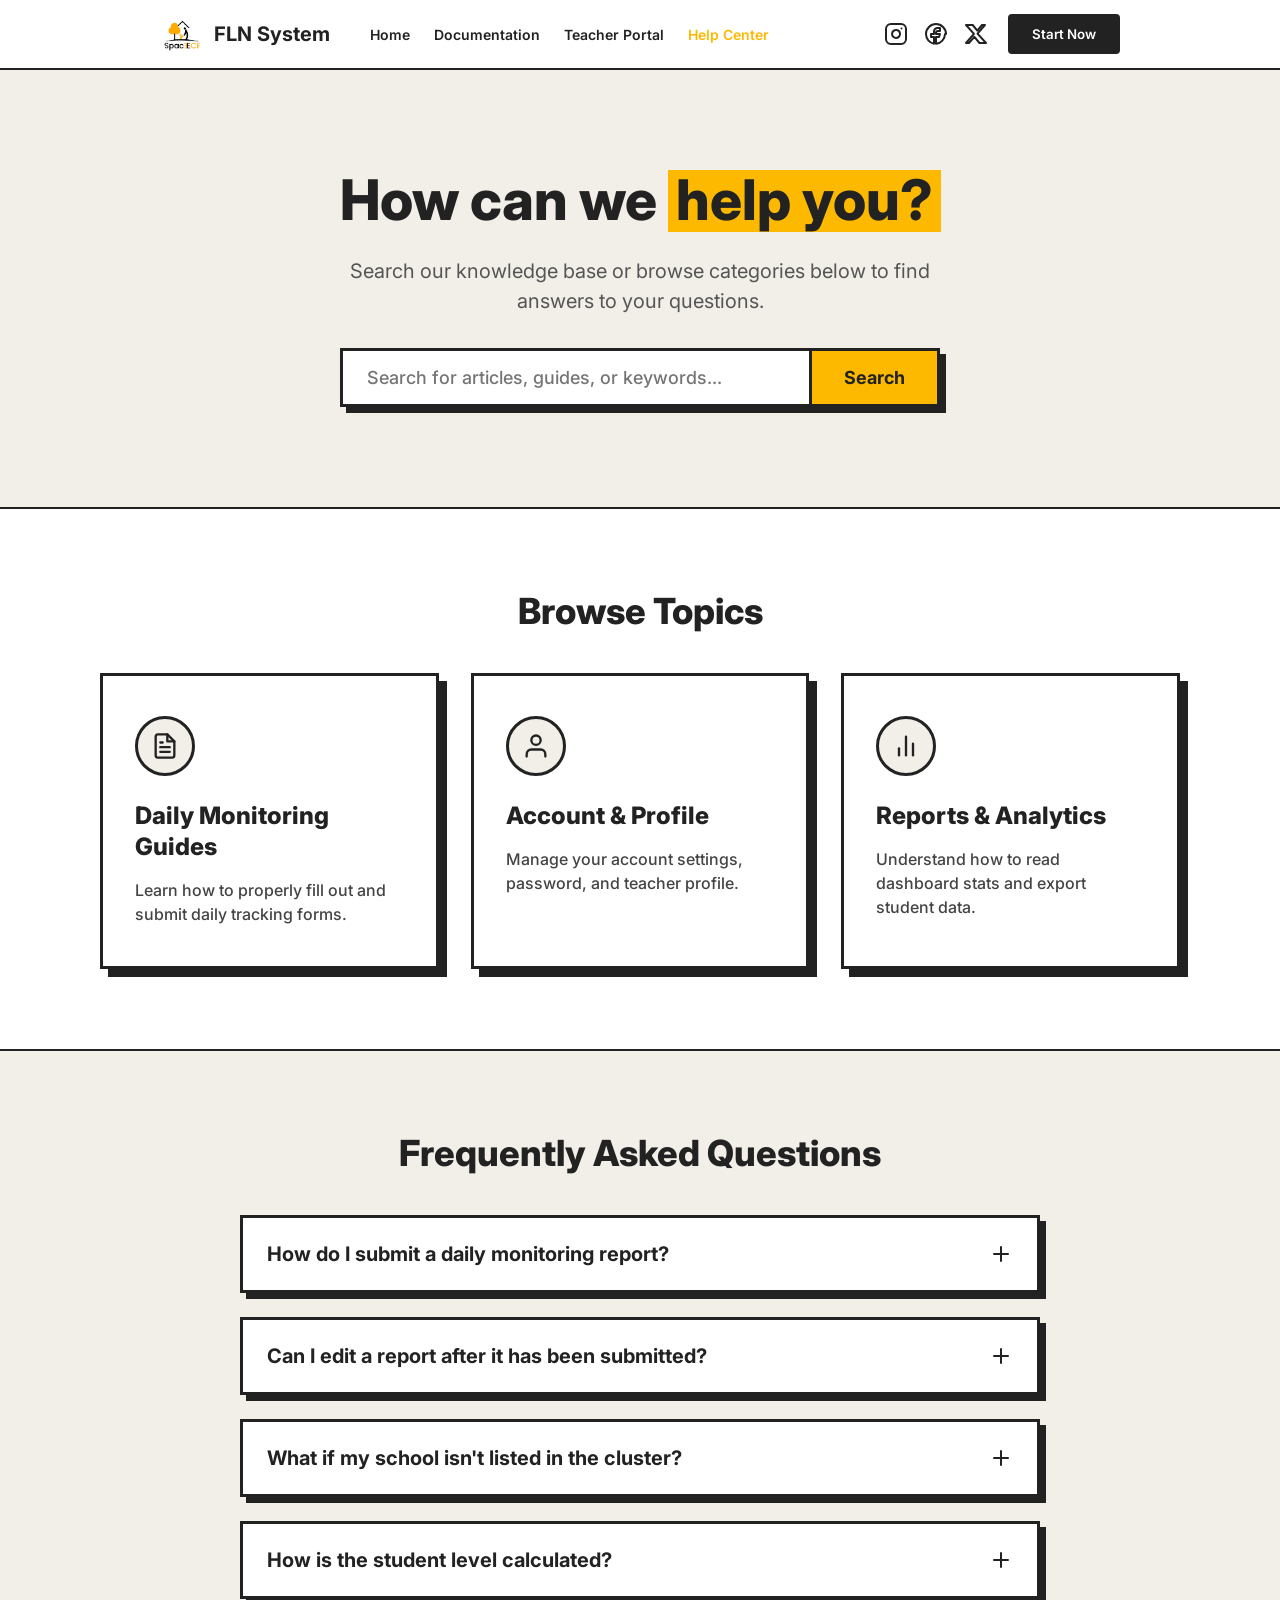
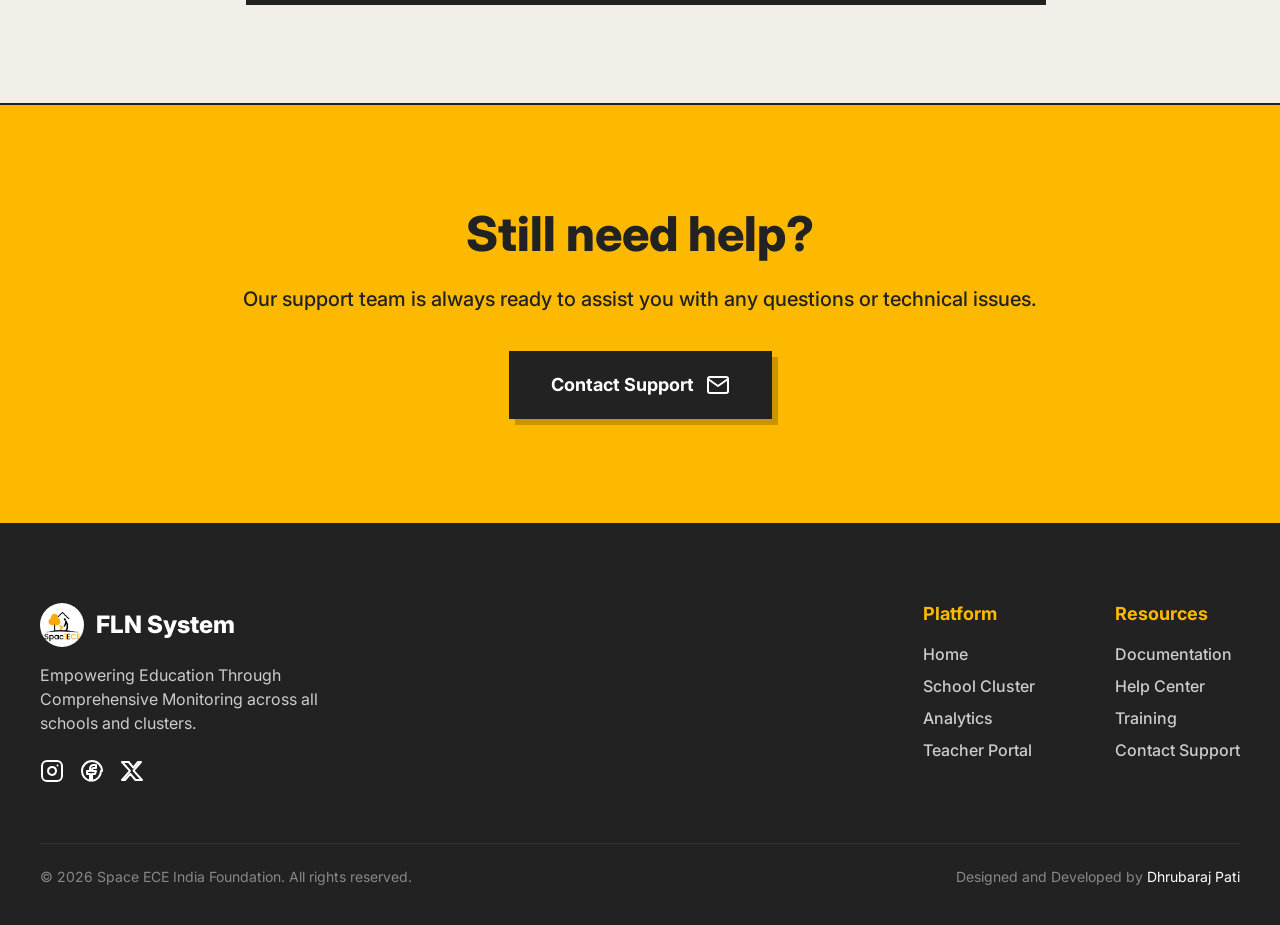
<file: help-center.html>
<!DOCTYPE html>
<html lang="en">

<head>
    <meta charset="UTF-8">
    <meta name="viewport" content="width=device-width, initial-scale=1.0">
    <title>Help Center | FLN Monitoring</title>
    <link rel="preconnect" href="https://fonts.googleapis.com">
    <link rel="preconnect" href="https://fonts.gstatic.com" crossorigin>
    <link href="https://fonts.googleapis.com/css2?family=Inter:wght@400;500;600;700;800&display=swap" rel="stylesheet">
    <style>
        :root {
            --yellow: #fcb900;
            --black: #222222;
            --dark-gray: #303030;
            --bg-gray: #f2efe9;
            --border-color: #222222;
        }

        * {
            margin: 0;
            padding: 0;
            box-sizing: border-box;
            font-family: 'Inter', sans-serif;
        }

        body {
            color: var(--black);
            background-color: #ffffff;
        }

        /* Navbar */
        .navbar {
            display: flex;
            justify-content: space-between;
            align-items: center;
            padding: 0 160px;
            height: 70px;
            border-bottom: 2px solid var(--border-color);
            background: #fff;
        }

        .nav-left {
            display: flex;
            align-items: center;
            gap: 40px;
        }

        .logo {
            display: flex;
            align-items: center;
            gap: 10px;
            font-size: 20px;
            font-weight: 700;
            text-decoration: none;
            color: var(--black);
        }

        .logo-icon {
            width: 44px;
            height: 44px;
            border: none;
            border-radius: 50%;
            object-fit: cover;
        }

        .nav-links {
            display: flex;
            gap: 24px;
        }

        .nav-links a {
            text-decoration: none;
            color: var(--black);
            font-weight: 600;
            font-size: 14px;
        }

        .nav-right {
            display: flex;
            align-items: center;
            gap: 20px;
            height: 100%;
        }

        .social-icons {
            display: flex;
            gap: 16px;
            align-items: center;
        }

        .btn-write {
            background: var(--black);
            color: #fff;
            border: none;
            padding: 12px 24px;
            font-weight: 600;
            border-radius: 4px;
            cursor: pointer;
            display: flex;
            align-items: center;
            gap: 8px;
        }

        /* Help Hero Section */
        .hero {
            display: flex;
            flex-direction: column;
            align-items: center;
            justify-content: center;
            text-align: center;
            padding: 100px 40px;
            background-color: var(--bg-gray);
            border-bottom: 2px solid var(--border-color);
        }

        .hero h1 {
            font-size: 56px;
            line-height: 1.1;
            font-weight: 800;
            margin-bottom: 24px;
        }

        .highlight-yellow {
            background-color: var(--yellow);
            padding: 0 8px;
            display: inline-block;
        }

        .hero p {
            font-size: 20px;
            color: #555;
            line-height: 1.5;
            max-width: 600px;
            margin: 0 auto 32px;
        }

        .search-box {
            display: flex;
            width: 100%;
            max-width: 600px;
            border: 3px solid var(--black);
            box-shadow: 6px 6px 0px var(--black);
            transition: transform 0.1s, box-shadow 0.1s;
        }

        .search-box:focus-within {
            transform: translate(2px, 2px);
            box-shadow: 4px 4px 0px var(--black);
        }

        .search-input {
            flex: 1;
            padding: 16px 24px;
            font-size: 18px;
            border: none;
            outline: none;
            font-weight: 500;
        }

        .search-btn {
            background: var(--yellow);
            border: none;
            border-left: 3px solid var(--black);
            padding: 0 32px;
            font-size: 18px;
            font-weight: 700;
            color: var(--black);
            cursor: pointer;
        }

        /* Categories Section */
        .help-categories {
            padding: 80px;
            max-width: 1240px;
            margin: 0 auto;
        }

        .section-header {
            font-size: 36px;
            font-weight: 800;
            margin-bottom: 40px;
            text-align: center;
        }

        .services-grid {
            display: grid;
            grid-template-columns: repeat(3, 1fr);
            gap: 32px;
        }

        .service-card {
            border: 3px solid var(--border-color);
            padding: 40px 32px;
            background: #ffffff;
            box-shadow: 8px 8px 0px var(--border-color);
            transition: transform 0.2s, box-shadow 0.2s;
            display: flex;
            flex-direction: column;
            align-items: flex-start;
            text-decoration: none;
            color: var(--black);
        }

        .service-card:hover {
            transform: translate(3px, 3px);
            box-shadow: 5px 5px 0px var(--border-color);
            background: var(--yellow);
        }

        .service-icon {
            width: 60px;
            height: 60px;
            background: var(--bg-gray);
            border: 3px solid var(--border-color);
            display: flex;
            align-items: center;
            justify-content: center;
            border-radius: 50%;
            margin-bottom: 24px;
        }

        .service-card:hover .service-icon {
            background: #ffffff;
        }

        .service-icon svg {
            width: 28px;
            height: 28px;
        }

        .service-card h3 {
            font-size: 24px;
            font-weight: 800;
            margin-bottom: 16px;
            line-height: 1.3;
        }

        .service-card p {
            font-size: 16px;
            color: #444;
            line-height: 1.5;
            font-weight: 500;
            margin-bottom: 0;
        }

        /* FAQ Section */
        .faq-section {
            padding: 80px;
            background-color: var(--bg-gray);
            border-top: 2px solid var(--border-color);
        }

        .faq-container {
            max-width: 800px;
            margin: 0 auto;
        }

        .faq-item {
            background: #fff;
            border: 3px solid var(--black);
            margin-bottom: 24px;
            box-shadow: 6px 6px 0px var(--black);
        }

        .faq-question {
            padding: 24px;
            font-size: 20px;
            font-weight: 700;
            display: flex;
            justify-content: space-between;
            align-items: center;
            cursor: pointer;
            user-select: none;
        }

        .faq-question:hover {
            background: var(--yellow);
        }

        .faq-icon {
            width: 24px;
            height: 24px;
            transition: transform 0.3s ease;
        }

        .faq-answer {
            padding: 0 24px;
            max-height: 0;
            overflow: hidden;
            transition: max-height 0.3s ease, padding 0.3s ease;
            color: #444;
            line-height: 1.6;
            font-weight: 500;
            font-size: 16px;
            border-top: 0px solid var(--black);
        }

        .faq-item.active .faq-answer {
            padding: 24px;
            max-height: 500px;
            border-top: 3px solid var(--black);
        }

        .faq-item.active .faq-icon {
            transform: rotate(45deg);
        }

        /* Contact Support CTA */
        .cta-section {
            padding: 100px 40px;
            background-color: var(--yellow);
            border-top: 2px solid var(--border-color);
            text-align: center;
        }

        .cta-container {
            max-width: 800px;
            margin: 0 auto;
        }

        .cta-container h2 {
            font-size: 48px;
            font-weight: 800;
            line-height: 1.2;
            margin-bottom: 24px;
        }

        .cta-container p {
            font-size: 20px;
            font-weight: 500;
            margin-bottom: 40px;
            color: #222;
        }

        .btn-cta {
            background: var(--black);
            color: #fff;
            border: 2px solid var(--black);
            padding: 20px 40px;
            font-size: 18px;
            font-weight: 700;
            cursor: pointer;
            display: inline-flex;
            align-items: center;
            gap: 12px;
            box-shadow: 6px 6px 0px rgba(0, 0, 0, 0.2);
            transition: transform 0.1s, box-shadow 0.1s;
        }

        .btn-cta:active {
            transform: translate(3px, 3px);
            box-shadow: 3px 3px 0px rgba(0, 0, 0, 0.2);
        }

        /* Footer Section */
        .site-footer {
            background-color: var(--black);
            color: #ffffff;
            padding: 80px 40px 40px 40px;
            border-top: 4px solid var(--yellow);
        }

        .footer-container {
            max-width: 1240px;
            margin: 0 auto;
            display: flex;
            justify-content: space-between;
            align-items: flex-start;
            flex-wrap: wrap;
            gap: 40px;
        }

        .footer-brand {
            max-width: 300px;
        }

        .footer-brand h2 {
            font-size: 24px;
            font-weight: 800;
            margin-bottom: 16px;
            display: flex;
            align-items: center;
            gap: 12px;
        }

        .footer-brand p {
            color: #ccc;
            line-height: 1.5;
            margin-bottom: 24px;
        }

        .footer-links {
            display: flex;
            gap: 80px;
            flex-wrap: wrap;
        }

        .footer-col h4 {
            font-size: 18px;
            font-weight: 700;
            margin-bottom: 20px;
            color: var(--yellow);
        }

        .footer-col ul {
            list-style: none;
        }

        .footer-col ul li {
            margin-bottom: 12px;
        }

        .footer-col ul a {
            color: #ccc;
            text-decoration: none;
            transition: color 0.2s;
            font-weight: 500;
        }

        .footer-col ul a:hover {
            color: var(--yellow);
        }

        .footer-bottom {
            max-width: 1240px;
            margin: 60px auto 0;
            padding-top: 24px;
            border-top: 1px solid #333;
            display: flex;
            justify-content: space-between;
            align-items: center;
            color: #888;
            font-size: 14px;
            flex-wrap: wrap;
            gap: 16px;
        }

        .footer-bottom a {
            color: #fff;
            text-decoration: none;
        }

        /* =========================================
       Responsive Utilities (Media Queries)
       ========================================= */

        /* Tablet (max-width: 1024px) */
        @media (max-width: 1024px) {
            .navbar {
                padding: 0 40px;
            }

            .nav-links {
                display: none;
            }

            .hero {
                padding: 80px 40px;
            }

            .help-categories {
                padding: 60px 40px;
            }

            .services-grid {
                grid-template-columns: repeat(2, 1fr);
            }

            .faq-section {
                padding: 60px 40px;
            }

            .cta-section {
                padding: 80px 40px;
            }

            .footer-container {
                gap: 40px;
            }

            .footer-links {
                gap: 40px;
            }
        }

        /* Mobile (max-width: 768px) */
        @media (max-width: 768px) {

            html,
            body {
                overflow-x: hidden;
                width: 100%;
            }

            .navbar {
                padding: 0 16px;
                height: 60px;
            }

            .nav-left {
                gap: 12px;
            }

            .logo {
                font-size: 15px;
            }

            .logo-icon {
                width: 28px;
                height: 28px;
            }

            .nav-right {
                gap: 8px;
            }

            .user-profile,
            .social-icons {
                display: none;
            }

            .btn-write {
                padding: 8px 12px;
                font-size: 12px;
            }

            .hero {
                padding: 40px 16px;
            }

            .hero h1 {
                font-size: 36px;
            }

            .highlight-yellow {
                font-size: 28px !important;
            }

            .hero p {
                font-size: 15px;
            }

            .search-box {
                flex-direction: column;
                width: 100%;
            }

            .search-input {
                width: 100%;
                padding: 12px 16px;
            }

            .search-btn {
                width: 100%;
                padding: 12px;
                border-left: none;
                border-top: 3px solid var(--black);
            }

            .help-categories {
                padding: 40px 16px;
            }

            .section-header {
                font-size: 32px;
                margin-bottom: 32px;
            }

            .services-grid {
                grid-template-columns: 1fr;
                gap: 20px;
            }

            .service-card {
                padding: 24px;
            }

            .service-card h3 {
                font-size: 20px;
            }

            .faq-section {
                padding: 40px 16px;
            }

            .faq-question {
                padding: 16px;
                font-size: 16px;
            }

            .faq-answer {
                font-size: 15px;
            }

            .faq-item.active .faq-answer {
                padding: 16px;
            }

            .cta-section {
                padding: 60px 16px;
            }

            .cta-container h2 {
                font-size: 32px;
            }

            .cta-container p {
                font-size: 16px;
            }

            .btn-cta {
                width: 100%;
                justify-content: center;
            }

            .site-footer {
                padding: 40px 16px 20px 16px;
            }

            .footer-container {
                padding: 0;
                flex-direction: column;
                gap: 32px;
            }

            .footer-brand,
            .footer-links {
                max-width: 100%;
                width: 100%;
            }

            .footer-links {
                gap: 32px;
                flex-direction: column;
            }

            .footer-bottom {
                margin-top: 40px;
                flex-direction: column;
                align-items: flex-start;
                text-align: left;
            }
        }
    </style>
    <link rel="stylesheet" href="assets/social-links.css">
    <link rel="stylesheet" href="assets/mobile-nav.css">
    <link rel="stylesheet" href="assets/back-to-top.css">
    <script src="assets/social-links.js" defer></script>
    <script src="assets/mobile-nav.js" defer></script>
    <script src="assets/back-to-top.js" defer></script>
</head>

<body>

    <header class="navbar">
        <div class="nav-left">
            <a href="index.html" class="logo">
                <img class="logo-icon" src="assets/logo.jpeg" alt="Logo" decoding="async">
                FLN System
            </a>
            <div class="nav-links">
                <a href="index.html">Home</a>
                <a href="documentation.html">Documentation</a>
                <a href="teacher-portal.html">Teacher Portal</a>
                <a href="help-center.html" style="color: var(--yellow);">Help Center</a>
            </div>
        </div>
        <div class="nav-right">
            <div class="social-icons">
                <svg width="24" height="24" viewBox="0 0 24 24" fill="none" stroke="currentColor" stroke-width="2"
                    stroke-linecap="round" stroke-linejoin="round">
                    <rect x="2" y="2" width="20" height="20" rx="5" ry="5"></rect>
                    <path d="M16 11.37A4 4 0 1 1 12.63 8 4 4 0 0 1 16 11.37z"></path>
                    <line x1="17.5" y1="6.5" x2="17.51" y2="6.5"></line>
                </svg>
                <svg width="24" height="24" viewBox="0 0 24 24" fill="none" stroke="currentColor" stroke-width="2"
                    stroke-linecap="round" stroke-linejoin="round">
                    <path
                        d="M22 12c0-5.52-4.48-10-10-10S2 6.48 2 12c0 4.84 3.44 8.87 8 9.8V15H7v-3h3V9.5C10 7.57 11.57 6 13.5 6H16v3h-2c-1.1 0-2 .9-2 2v1h4l-1 3h-3v6.78c5.05-.5 9-4.76 9-9.78z">
                    </path>
                </svg>
            </div>
            <button class="btn-write" onclick="window.location.href='cluster.html'">
                Start Now
            </button>
            <button class="nav-toggle" type="button" aria-label="Toggle navigation" aria-expanded="false">
                <span class="nav-toggle-line"></span>
                <span class="nav-toggle-line"></span>
                <span class="nav-toggle-line"></span>
            </button>
        </div>
        <div class="mobile-nav-panel" hidden></div>
    </header>

    <main>
        <!-- Hero Section -->
        <section class="hero">
            <h1>How can we <span class="highlight-yellow">help you?</span></h1>
            <p>Search our knowledge base or browse categories below to find answers to your questions.</p>
            <div class="search-box">
                <input type="text" class="search-input" placeholder="Search for articles, guides, or keywords...">
                <button class="search-btn">Search</button>
            </div>
        </section>

        <!-- Categories Section -->
        <section class="help-categories">
            <h2 class="section-header">Browse Topics</h2>
            <div class="services-grid">
                <a href="#" class="service-card">
                    <div class="service-icon">
                        <svg viewBox="0 0 24 24" fill="none" stroke="currentColor" stroke-width="2"
                            stroke-linecap="round" stroke-linejoin="round">
                            <path d="M14 2H6a2 2 0 0 0-2 2v16a2 2 0 0 0 2 2h12a2 2 0 0 0 2-2V8z"></path>
                            <polyline points="14 2 14 8 20 8"></polyline>
                            <line x1="16" y1="13" x2="8" y2="13"></line>
                            <line x1="16" y1="17" x2="8" y2="17"></line>
                            <polyline points="10 9 9 9 8 9"></polyline>
                        </svg>
                    </div>
                    <h3>Daily Monitoring Guides</h3>
                    <p>Learn how to properly fill out and submit daily tracking forms.</p>
                </a>
                <a href="#" class="service-card">
                    <div class="service-icon">
                        <svg viewBox="0 0 24 24" fill="none" stroke="currentColor" stroke-width="2"
                            stroke-linecap="round" stroke-linejoin="round">
                            <path d="M20 21v-2a4 4 0 0 0-4-4H8a4 4 0 0 0-4 4v2"></path>
                            <circle cx="12" cy="7" r="4"></circle>
                        </svg>
                    </div>
                    <h3>Account & Profile</h3>
                    <p>Manage your account settings, password, and teacher profile.</p>
                </a>
                <a href="#" class="service-card">
                    <div class="service-icon">
                        <svg viewBox="0 0 24 24" fill="none" stroke="currentColor" stroke-width="2"
                            stroke-linecap="round" stroke-linejoin="round">
                            <line x1="18" y1="20" x2="18" y2="10"></line>
                            <line x1="12" y1="20" x2="12" y2="4"></line>
                            <line x1="6" y1="20" x2="6" y2="14"></line>
                        </svg>
                    </div>
                    <h3>Reports & Analytics</h3>
                    <p>Understand how to read dashboard stats and export student data.</p>
                </a>
            </div>
        </section>

        <!-- FAQ Section -->
        <section class="faq-section">
            <div class="faq-container">
                <h2 class="section-header">Frequently Asked Questions</h2>

                <div class="faq-item">
                    <div class="faq-question">
                        How do I submit a daily monitoring report?
                        <svg class="faq-icon" viewBox="0 0 24 24" fill="none" stroke="currentColor" stroke-width="2"
                            stroke-linecap="round" stroke-linejoin="round">
                            <line x1="12" y1="5" x2="12" y2="19"></line>
                            <line x1="5" y1="12" x2="19" y2="12"></line>
                        </svg>
                    </div>
                    <div class="faq-answer">
                        Navigate to the "Start Now" button on the top right or go to the All Schools page and select
                        your cluster
                        and school. Fill in the specific metrics for that day and hit "Submit Daily Monitoring Report"
                        at the bottom
                        of the form.
                    </div>
                </div>

                <div class="faq-item">
                    <div class="faq-question">
                        Can I edit a report after it has been submitted?
                        <svg class="faq-icon" viewBox="0 0 24 24" fill="none" stroke="currentColor" stroke-width="2"
                            stroke-linecap="round" stroke-linejoin="round">
                            <line x1="12" y1="5" x2="12" y2="19"></line>
                            <line x1="5" y1="12" x2="19" y2="12"></line>
                        </svg>
                    </div>
                    <div class="faq-answer">
                        Currently, once a daily report is submitted, you can only edit it on the same day before 11:59
                        PM. Please
                        review your entries carefully before submitting. If you need to make corrections later, contact
                        the cluster
                        coordinator.
                    </div>
                </div>

                <div class="faq-item">
                    <div class="faq-question">
                        What if my school isn't listed in the cluster?
                        <svg class="faq-icon" viewBox="0 0 24 24" fill="none" stroke="currentColor" stroke-width="2"
                            stroke-linecap="round" stroke-linejoin="round">
                            <line x1="12" y1="5" x2="12" y2="19"></line>
                            <line x1="5" y1="12" x2="19" y2="12"></line>
                        </svg>
                    </div>
                    <div class="faq-answer">
                        If your school is missing from both the Halol and Maval cluster lists, please contact our
                        support team to
                        get your school added to the database. Provide your School Name, UDISE code, and Cluster Name in
                        your
                        request.
                    </div>
                </div>

                <div class="faq-item">
                    <div class="faq-question">
                        How is the student level calculated?
                        <svg class="faq-icon" viewBox="0 0 24 24" fill="none" stroke="currentColor" stroke-width="2"
                            stroke-linecap="round" stroke-linejoin="round">
                            <line x1="12" y1="5" x2="12" y2="19"></line>
                            <line x1="5" y1="12" x2="19" y2="12"></line>
                        </svg>
                    </div>
                    <div class="faq-answer">
                        Student levels (Level 1, Level 2, Level 3) are automatically calculated based on the baseline
                        assessments
                        and periodic evaluations entered by educators. The system benchmarks these scores against state
                        FLN
                        standards.
                    </div>
                </div>
            </div>
        </section>

        <!-- CTA Section -->
        <section class="cta-section">
            <div class="cta-container">
                <h2>Still need help?</h2>
                <p>Our support team is always ready to assist you with any questions or technical issues.</p>
                <button class="btn-cta">
                    Contact Support
                    <svg width="24" height="24" viewBox="0 0 24 24" fill="none" stroke="currentColor" stroke-width="2"
                        stroke-linecap="round" stroke-linejoin="round">
                        <path d="M4 4h16c1.1 0 2 .9 2 2v12c0 1.1-.9 2-2 2H4c-1.1 0-2-.9-2-2V6c0-1.1.9-2 2-2z"></path>
                        <polyline points="22,6 12,13 2,6"></polyline>
                    </svg>
                </button>
            </div>
        </section>
    </main>

    <!-- Footer -->
    <footer class="site-footer">
        <div class="footer-container">
            <div class="footer-brand">
                <h2>
                    <img class="logo-icon" src="assets/logo.jpeg" alt="Logo" style="object-fit: cover;" loading="lazy"
                        decoding="async">
                    FLN System
                </h2>
                <p>Empowering Education Through Comprehensive Monitoring across all schools and clusters.</p>
                <div class="social-icons">
                    <svg width="24" height="24" viewBox="0 0 24 24" fill="none" stroke="currentColor" stroke-width="2"
                        stroke-linecap="round" stroke-linejoin="round">
                        <rect x="2" y="2" width="20" height="20" rx="5" ry="5"></rect>
                        <path d="M16 11.37A4 4 0 1 1 12.63 8 4 4 0 0 1 16 11.37z"></path>
                        <line x1="17.5" y1="6.5" x2="17.51" y2="6.5"></line>
                    </svg>
                    <svg width="24" height="24" viewBox="0 0 24 24" fill="none" stroke="currentColor" stroke-width="2"
                        stroke-linecap="round" stroke-linejoin="round">
                        <path
                            d="M22 12c0-5.52-4.48-10-10-10S2 6.48 2 12c0 4.84 3.44 8.87 8 9.8V15H7v-3h3V9.5C10 7.57 11.57 6 13.5 6H16v3h-2c-1.1 0-2 .9-2 2v1h4l-1 3h-3v6.78c5.05-.5 9-4.76 9-9.78z">
                        </path>
                    </svg>
                    <svg width="24" height="24" viewBox="0 0 24 24" fill="none" stroke="currentColor" stroke-width="2"
                        stroke-linecap="round" stroke-linejoin="round">
                        <path
                            d="M23 3a10.9 10.9 0 0 1-3.14 1.53 4.48 4.48 0 0 0-7.86 3v1A10.66 10.66 0 0 1 3 4s-4 9 5 13a11.64 11.64 0 0 1-7 2c9 5 20 0 20-11.5a4.5 4.5 0 0 0-.08-.83A7.72 7.72 0 0 0 23 3z">
                        </path>
                    </svg>
                </div>
            </div>

            <div class="footer-links">
                <div class="footer-col">
                    <h4>Platform</h4>
                    <ul>
                        <li><a href="index.html">Home</a></li>
                        <li><a href="cluster.html">School Cluster</a></li>
                        <li><a href="#">Analytics</a></li>
                        <li><a href="teacher-portal.html">Teacher Portal</a></li>
                    </ul>
                </div>
                <div class="footer-col">
                    <h4>Resources</h4>
                    <ul>
                        <li><a href="documentation.html">Documentation</a></li>
                        <li><a href="help-center.html">Help Center</a></li>
                        <li><a href="#">Training</a></li>
                        <li><a href="help-center.html">Contact Support</a></li>
                    </ul>
                </div>
            </div>
        </div>
        <div class="footer-bottom">
            <div>&copy; 2026 Space ECE India Foundation. All rights reserved.</div>
            <div>Designed and Developed by <a href="https://codewithdhruba.in/" target="_blank">Dhrubaraj Pati</a>
            </div>
        </div>
    </footer>

    <script>
        document.addEventListener("DOMContentLoaded", () => {
            // FAQ Accordion logic
            const faqItems = document.querySelectorAll('.faq-item');

            faqItems.forEach(item => {
                const question = item.querySelector('.faq-question');
                question.addEventListener('click', () => {
                    // Check if current item is active
                    const isActive = item.classList.contains('active');

                    // Close all other items
                    faqItems.forEach(otherItem => {
                        otherItem.classList.remove('active');
                    });

                    // If it wasn't active, open it
                    if (!isActive) {
                        item.classList.add('active');
                    }
                });
            });
        });
    </script>
</body>

</html>
</file>
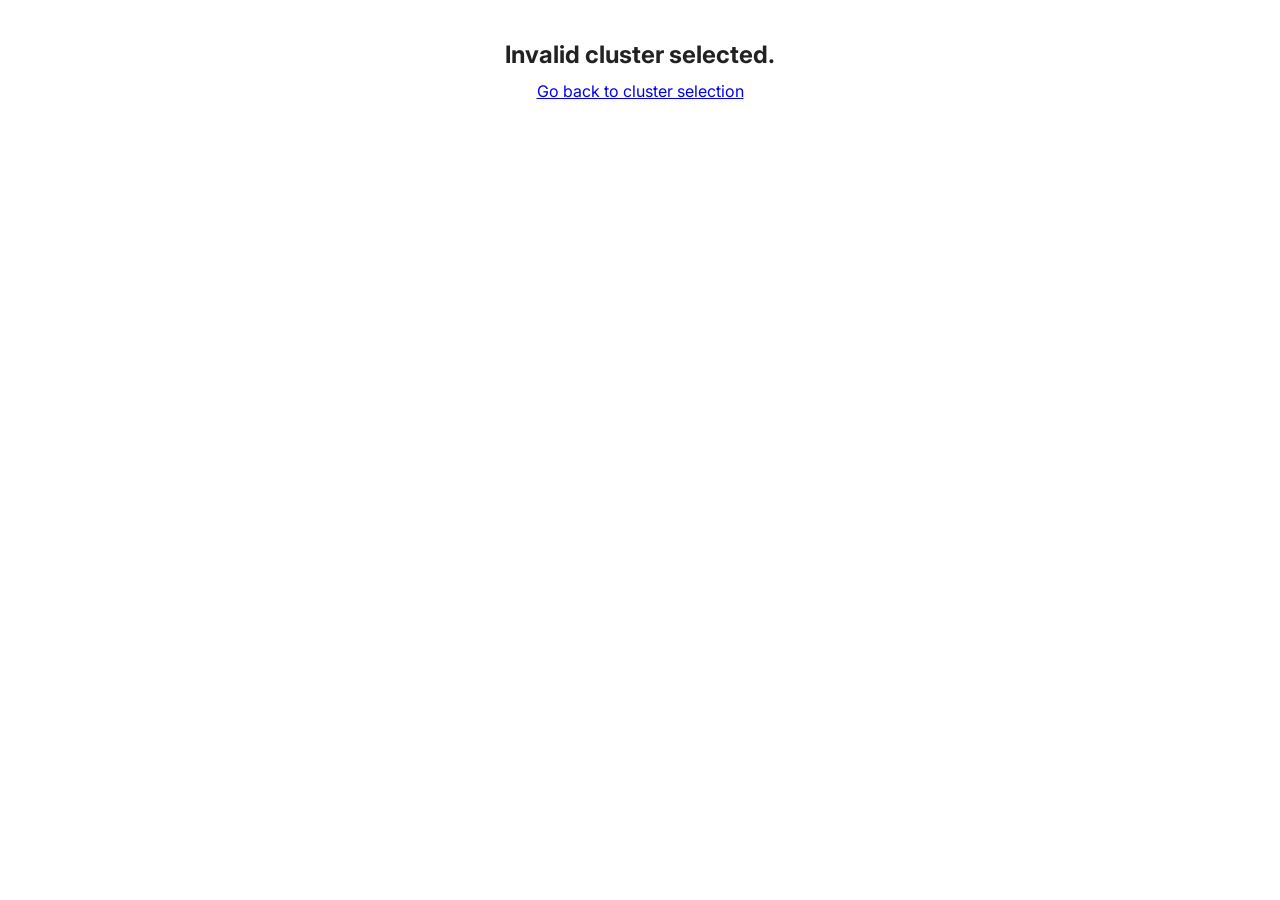
<file: schools.html>
<!DOCTYPE html>
<html lang="en">

<head>
  <meta charset="UTF-8">
  <meta name="viewport" content="width=device-width, initial-scale=1.0">
  <title>Select School - FLN Daily Monitoring System</title>
  <link rel="preconnect" href="https://fonts.googleapis.com">
  <link rel="preconnect" href="https://fonts.gstatic.com" crossorigin>
  <link href="https://fonts.googleapis.com/css2?family=Inter:wght@400;500;600;700;800&display=swap" rel="stylesheet">
  <style>
    :root {
      --yellow: #fcb900;
      --black: #222222;
      --dark-gray: #303030;
      --bg-gray: #f2efe9;
      --border-color: #222222;
    }

    * {
      margin: 0;
      padding: 0;
      box-sizing: border-box;
      font-family: 'Inter', sans-serif;
    }

    body {
      color: var(--black);
      background-color: #ffffff;
      min-height: 100vh;
      display: flex;
      flex-direction: column;
    }

    /* Navbar */
    .navbar {
      display: flex;
      justify-content: space-between;
      align-items: center;
      padding: 0 160px;
      height: 70px;
      border-bottom: 2px solid var(--border-color);
      background: #fff;
    }

    .nav-left {
      display: flex;
      align-items: center;
      gap: 40px;
    }

    .logo {
      display: flex;
      align-items: center;
      gap: 10px;
      font-size: 20px;
      font-weight: 700;
    }

    .logo-icon {
      width: 44px;
      height: 44px;
      border: none;
      border-radius: 50%;
      object-fit: cover;
    }

    .nav-links {
      display: flex;
      gap: 24px;
    }

    .nav-links a {
      text-decoration: none;
      color: var(--black);
      font-weight: 600;
      font-size: 14px;
    }

    .nav-right {
      display: flex;
      align-items: center;
      gap: 20px;
      height: 100%;
    }

    .social-icons {
      display: flex;
      gap: 16px;
      align-items: center;
    }

    .btn-write {
      background: var(--black);
      color: #fff;
      border: none;
      padding: 12px 24px;
      font-weight: 600;
      border-radius: 4px;
      cursor: pointer;
      display: flex;
      align-items: center;
      gap: 8px;
    }

    /* Breadcrumbs */
    .breadcrumb-container {
      padding: 30px 160px 0;
      background: var(--bg-gray);
    }

    .breadcrumb {
      display: flex;
      align-items: center;
      gap: 12px;
      font-size: 14px;
      font-weight: 600;
      color: #777;
    }

    .breadcrumb a {
      color: var(--black) !important;
      text-decoration: underline;
    }

    .breadcrumb a:hover {
      text-decoration: none;
    }

    .breadcrumb .active {
      color: var(--black);
      background: var(--yellow);
      padding: 4px 12px;
      border: 2px solid var(--black);
      box-shadow: 2px 2px 0px var(--black);
      font-weight: 700;
    }

    /* Courses Section */
    .courses-section {
      background-color: var(--bg-gray);
      padding: 40px 160px 120px;
      flex: 1;
    }

    .page-heading {
      margin-bottom: 40px;
    }

    .page-heading h2 {
      font-size: 40px;
      font-weight: 800;
      margin-bottom: 8px;
    }

    .page-heading p {
      font-size: 18px;
      color: #555;
      font-weight: 500;
    }

    .courses-grid {
      display: grid;
      grid-template-columns: repeat(3, 1fr);
      gap: 32px;
    }

    .course-card {
      border: 2px solid var(--border-color);
      background: #fff;
      display: flex;
      flex-direction: column;
      position: relative;
      cursor: pointer;
      text-decoration: none;
      color: inherit;
      box-shadow: 6px 6px 0px var(--black);
      transition: transform 0.1s, box-shadow 0.1s;
    }

    .course-card:hover {
      transform: translate(2px, 2px);
      box-shadow: 4px 4px 0px var(--black);
    }

    .course-card:active {
      transform: translate(4px, 4px);
      box-shadow: 2px 2px 0px var(--black);
    }

    .card-yellow {
      background-color: var(--yellow);
    }

    .badge {
      position: absolute;
      top: 16px;
      left: 16px;
      background: var(--black);
      color: #fff;
      padding: 6px 12px;
      font-size: 13px;
      font-weight: 700;
      border: 1px solid var(--black);
    }

    .card-content {
      padding: 60px 24px 32px;
      flex: 1;
      display: flex;
      flex-direction: column;
    }

    .card-title {
      font-size: 24px;
      font-weight: 800;
      margin-bottom: 12px;
      line-height: 1.3;
    }

    .card-subtitle {
      font-size: 15px;
      font-weight: 600;
      color: #333;
    }

    /* Footer Section */
    .site-footer {
      background-color: var(--black);
      color: #ffffff;
      padding: 80px 40px 40px 40px;
      border-top: 4px solid var(--yellow);
    }

    .footer-container {
      max-width: 1240px;
      margin: 0 auto;
      display: flex;
      justify-content: space-between;
      align-items: flex-start;
      flex-wrap: wrap;
      gap: 40px;
    }

    .footer-brand {
      max-width: 300px;
    }

    .footer-brand h2 {
      font-size: 24px;
      font-weight: 800;
      margin-bottom: 16px;
      display: flex;
      align-items: center;
      gap: 12px;
    }

    .footer-brand p {
      color: #ccc;
      line-height: 1.5;
      margin-bottom: 24px;
    }

    .footer-links {
      display: flex;
      gap: 80px;
      flex-wrap: wrap;
    }

    .footer-col h4 {
      font-size: 18px;
      font-weight: 700;
      margin-bottom: 20px;
      color: var(--yellow);
    }

    .footer-col ul {
      list-style: none;
    }

    .footer-col ul li {
      margin-bottom: 12px;
    }

    .footer-col ul a {
      color: #ccc;
      text-decoration: none;
      transition: color 0.2s;
      font-weight: 500;
    }

    .footer-col ul a:hover {
      color: var(--yellow);
    }

    .footer-bottom {
      max-width: 1240px;
      margin: 60px auto 0;
      padding-top: 24px;
      border-top: 1px solid #333;
      display: flex;
      justify-content: space-between;
      align-items: center;
      color: #888;
      font-size: 14px;
      flex-wrap: wrap;
      gap: 16px;
    }

    .footer-bottom a {
      color: #fff;
      text-decoration: none;
    }

    /* =========================================
       Responsive Utilities (Media Queries)
       ========================================= */

    /* Tablet (max-width: 1024px) */
    @media (max-width: 1024px) {
      .navbar {
        padding: 0 40px;
      }

      .nav-links {
        display: none;
      }

      .breadcrumb-container {
        padding: 30px 40px 0;
      }

      .courses-section {
        padding: 40px 40px 80px;
      }

      .courses-grid {
        grid-template-columns: repeat(2, 1fr);
      }

      .footer-container {
        padding: 0 40px;
        gap: 40px;
      }
    }

    /* Mobile (max-width: 768px) */
    @media (max-width: 768px) {

      html,
      body {
        overflow-x: hidden;
        width: 100%;
      }

      .navbar {
        padding: 0 16px;
        height: 60px;
      }

      .nav-left {
        gap: 12px;
      }

      .logo {
        font-size: 15px;
      }

      .logo-icon {
        width: 28px;
        height: 28px;
      }

      .nav-right {
        gap: 8px;
      }

      .social-icons {
        display: none;
      }

      .btn-write {
        padding: 8px 12px;
        font-size: 12px;
      }

      .breadcrumb-container {
        padding: 20px 16px 0;
      }

      .courses-section {
        padding: 30px 16px 60px;
      }

      .page-heading h2 {
        font-size: 30px;
      }

      .page-heading p {
        font-size: 15px;
      }

      .courses-grid {
        grid-template-columns: 1fr;
        gap: 24px;
      }

      .course-card {
        box-shadow: 4px 4px 0px var(--black);
      }

      .site-footer {
        padding: 40px 16px 20px 16px;
      }

      .footer-container {
        padding: 0;
        flex-direction: column;
        gap: 32px;
      }

      .footer-brand,
      .footer-links {
        max-width: 100%;
        width: 100%;
      }

      .footer-links {
        gap: 32px;
        flex-direction: column;
      }

      .footer-bottom {
        margin-top: 40px;
        flex-direction: column;
        align-items: flex-start;
        text-align: left;
      }
    }
  </style>
  <link rel="stylesheet" href="assets/social-links.css">
  <link rel="stylesheet" href="assets/mobile-nav.css">
  <link rel="stylesheet" href="assets/back-to-top.css">
  <script src="assets/social-links.js" defer></script>
  <script src="assets/mobile-nav.js" defer></script>
  <script src="assets/back-to-top.js" defer></script>
</head>

<body data-page="schools">

  <header class="navbar">
    <div class="nav-left">
      <div class="logo">
        <img class="logo-icon" src="assets/logo.jpeg" alt="Logo" decoding="async">
        FLN System
      </div>
      <div class="nav-links">
        <a href="index.html">Home</a>
        <a href="#">All Schools</a>
        <a href="teacher-portal.html">Teacher Portal</a>
        <a href="help-center.html">Help Center</a>
      </div>
    </div>
    <div class="nav-right">
      <div class="social-icons">
        <svg width="24" height="24" viewBox="0 0 24 24" fill="none" stroke="currentColor" stroke-width="2"
          stroke-linecap="round" stroke-linejoin="round">
          <rect x="2" y="2" width="20" height="20" rx="5" ry="5"></rect>
          <path d="M16 11.37A4 4 0 1 1 12.63 8 4 4 0 0 1 16 11.37z"></path>
          <line x1="17.5" y1="6.5" x2="17.51" y2="6.5"></line>
        </svg>
        <svg width="24" height="24" viewBox="0 0 24 24" fill="none" stroke="currentColor" stroke-width="2"
          stroke-linecap="round" stroke-linejoin="round">
          <path
            d="M22 12c0-5.52-4.48-10-10-10S2 6.48 2 12c0 4.84 3.44 8.87 8 9.8V15H7v-3h3V9.5C10 7.57 11.57 6 13.5 6H16v3h-2c-1.1 0-2 .9-2 2v1h4l-1 3h-3v6.78c5.05-.5 9-4.76 9-9.78z">
          </path>
        </svg>
      </div>
      <button class="btn-write" onclick="window.location.href='cluster.html'">
        Dashboard
      </button>
      <button class="nav-toggle" type="button" aria-label="Toggle navigation" aria-expanded="false">
        <span class="nav-toggle-line"></span>
        <span class="nav-toggle-line"></span>
        <span class="nav-toggle-line"></span>
      </button>
    </div>
    <div class="mobile-nav-panel" hidden></div>
  </header>

  <div class="breadcrumb-container">
    <div class="breadcrumb">
      <!-- Breadcrumbs rendered by JS -->
    </div>
  </div>

  <main class="courses-section">
    <div class="page-heading">
      <h2>Schools in Cluster</h2>
      <p>Select a school to record daily FLN monitoring data</p>
    </div>

    <div class="courses-grid" id="schoolsList">
      <!-- Schools will be populated by JavaScript -->
    </div>
  </main>

  <footer class="site-footer">
    <div class="footer-container">
      <div class="footer-brand">
        <h2>
          <img class="logo-icon" src="assets/logo.jpeg" alt="Logo" style="object-fit: cover;" loading="lazy" decoding="async">
          FLN System
        </h2>
        <p>Empowering Education Through Comprehensive Monitoring across all schools and clusters.</p>
        <div class="social-icons">
          <svg width="24" height="24" viewBox="0 0 24 24" fill="none" stroke="currentColor" stroke-width="2"
            stroke-linecap="round" stroke-linejoin="round">
            <rect x="2" y="2" width="20" height="20" rx="5" ry="5"></rect>
            <path d="M16 11.37A4 4 0 1 1 12.63 8 4 4 0 0 1 16 11.37z"></path>
            <line x1="17.5" y1="6.5" x2="17.51" y2="6.5"></line>
          </svg>
          <svg width="24" height="24" viewBox="0 0 24 24" fill="none" stroke="currentColor" stroke-width="2"
            stroke-linecap="round" stroke-linejoin="round">
            <path
              d="M22 12c0-5.52-4.48-10-10-10S2 6.48 2 12c0 4.84 3.44 8.87 8 9.8V15H7v-3h3V9.5C10 7.57 11.57 6 13.5 6H16v3h-2c-1.1 0-2 .9-2 2v1h4l-1 3h-3v6.78c5.05-.5 9-4.76 9-9.78z">
            </path>
          </svg>
          <svg width="24" height="24" viewBox="0 0 24 24" fill="none" stroke="currentColor" stroke-width="2"
            stroke-linecap="round" stroke-linejoin="round">
            <path
              d="M23 3a10.9 10.9 0 0 1-3.14 1.53 4.48 4.48 0 0 0-7.86 3v1A10.66 10.66 0 0 1 3 4s-4 9 5 13a11.64 11.64 0 0 1-7 2c9 5 20 0 20-11.5a4.5 4.5 0 0 0-.08-.83A7.72 7.72 0 0 0 23 3z">
            </path>
          </svg>
        </div>
      </div>

      <div class="footer-links">
        <div class="footer-col">
          <h4>Platform</h4>
          <ul>
            <li><a href="index.html">Home</a></li>
            <li><a href="cluster.html">School Cluster</a></li>
            <li><a href="#">Analytics</a></li>
            <li><a href="teacher-portal.html">Teacher Portal</a></li>
          </ul>
        </div>
        <div class="footer-col">
          <h4>Resources</h4>
          <ul>
            <li><a href="#">Documentation</a></li>
            <li><a href="help-center.html">Help Center</a></li>
            <li><a href="#">Training</a></li>
            <li><a href="help-center.html">Contact Support</a></li>
          </ul>
        </div>
      </div>
    </div>
    <div class="footer-bottom">
      <div>&copy; 2026 Space ECE India Foundation. All rights reserved.</div>
      <div>Designed and Developed by <a href="https://codewithdhruba.in/" target="_blank">Dhrubaraj Pati</a></div>
    </div>
  </footer>

  <script defer src="script.js"></script>
</body>

</html>
</file>
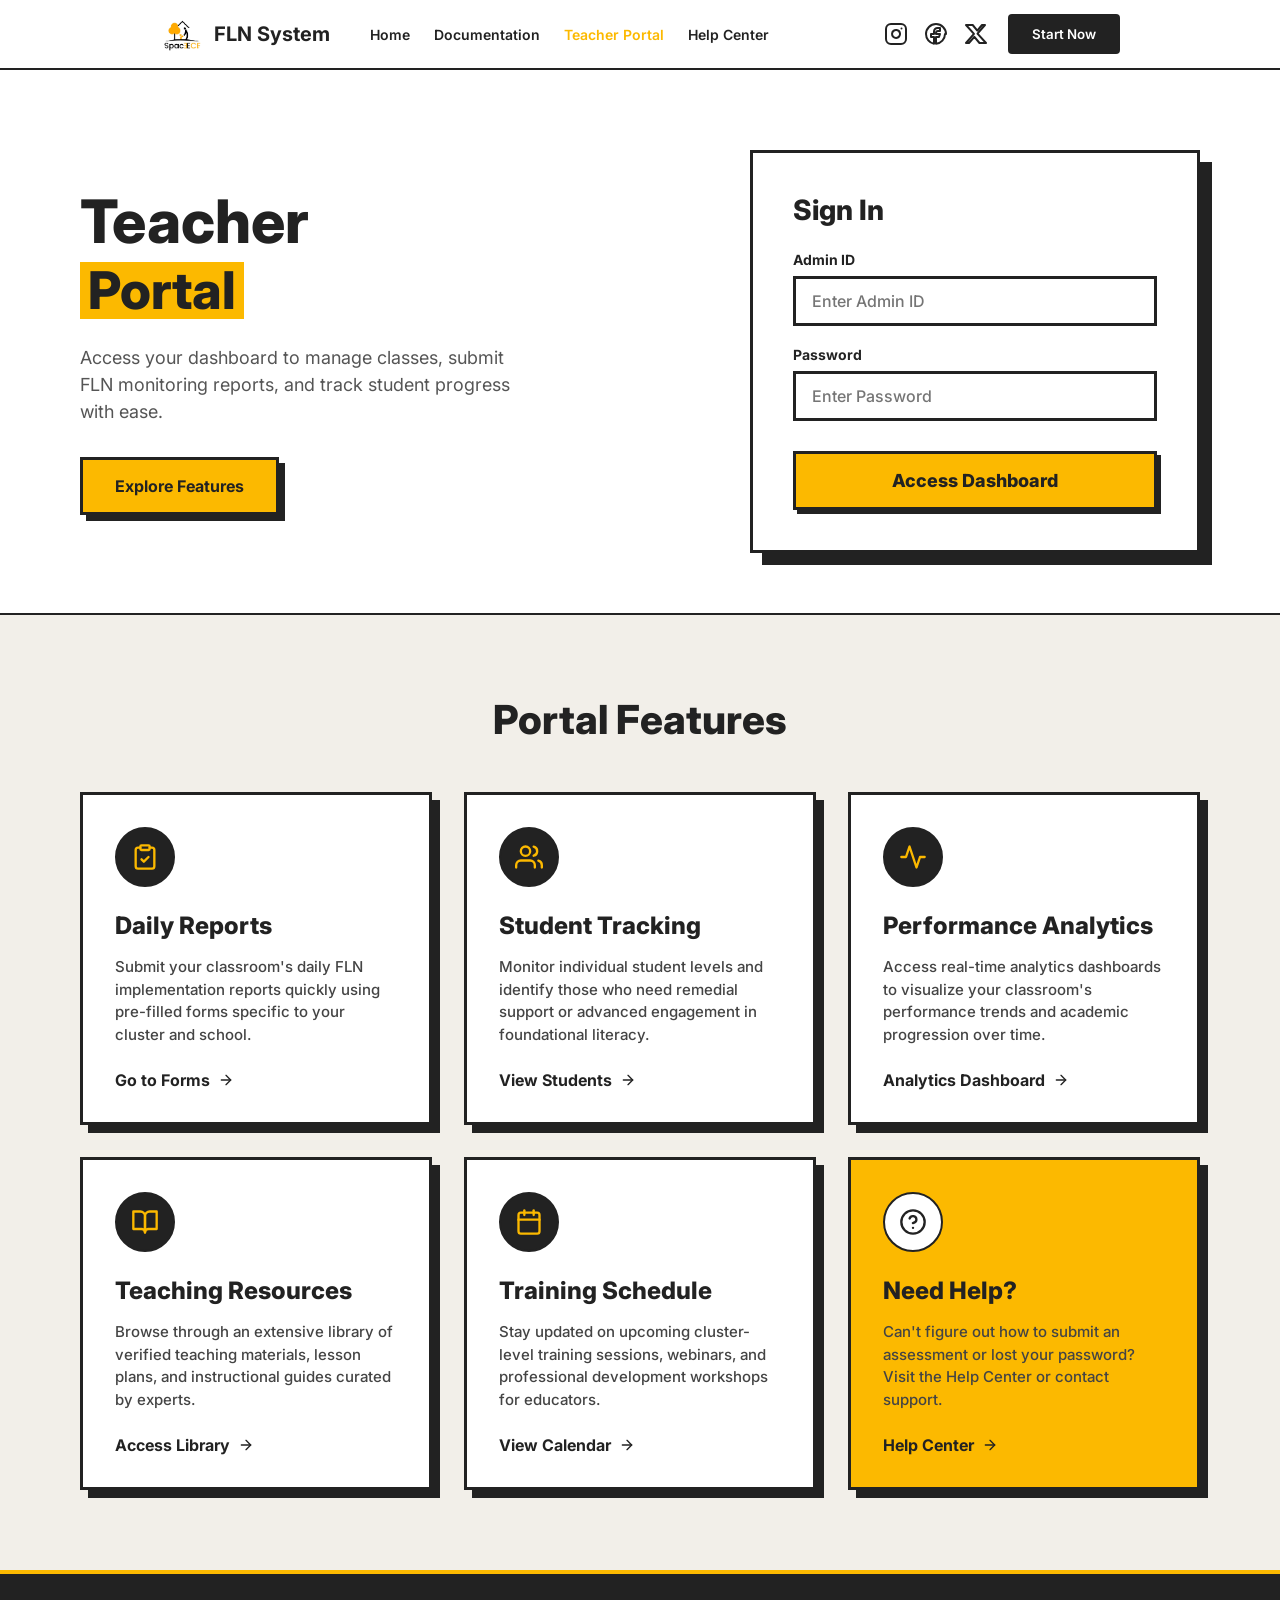
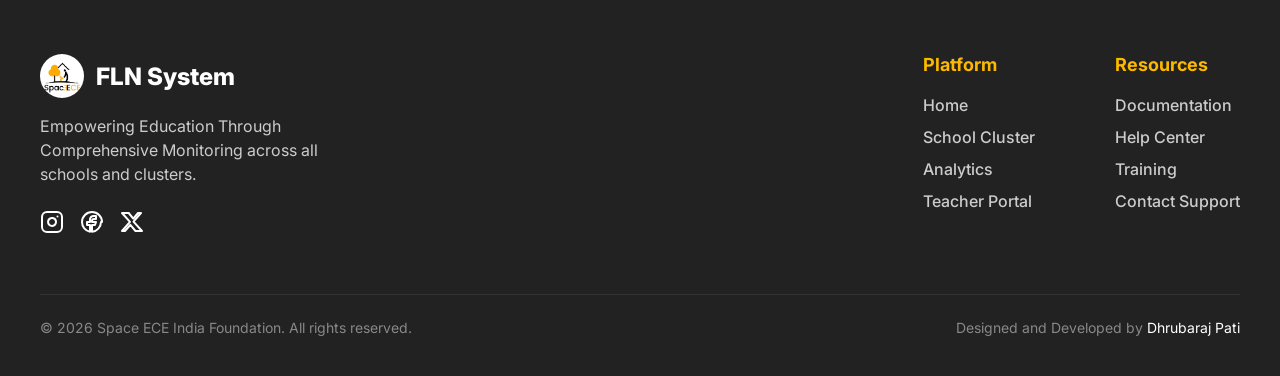
<file: teacher-portal.html>
<!DOCTYPE html>
<html lang="en">

<head>
    <meta charset="UTF-8">
    <meta name="viewport" content="width=device-width, initial-scale=1.0">
    <title>Teacher Portal | FLN Monitoring</title>
    <link rel="preconnect" href="https://fonts.googleapis.com">
    <link rel="preconnect" href="https://fonts.gstatic.com" crossorigin>
    <link href="https://fonts.googleapis.com/css2?family=Inter:wght@400;500;600;700;800&display=swap" rel="stylesheet">
    <style>
        :root {
            --yellow: #fcb900;
            --black: #222222;
            --dark-gray: #303030;
            --bg-gray: #f2efe9;
            --border-color: #222222;
        }

        * {
            margin: 0;
            padding: 0;
            box-sizing: border-box;
            font-family: 'Inter', sans-serif;
        }

        body {
            color: var(--black);
            background-color: #ffffff;
        }

        /* Navbar */
        .navbar {
            display: flex;
            justify-content: space-between;
            align-items: center;
            padding: 0 160px;
            height: 70px;
            border-bottom: 2px solid var(--border-color);
            background: #fff;
        }

        .nav-left {
            display: flex;
            align-items: center;
            gap: 40px;
        }

        .logo {
            display: flex;
            align-items: center;
            gap: 10px;
            font-size: 20px;
            font-weight: 700;
            text-decoration: none;
            color: var(--black);
        }

        .logo-icon {
            width: 44px;
            height: 44px;
            border: none;
            border-radius: 50%;
            object-fit: cover;
        }

        .nav-links {
            display: flex;
            gap: 24px;
        }

        .nav-links a {
            text-decoration: none;
            color: var(--black);
            font-weight: 600;
            font-size: 14px;
        }

        .nav-right {
            display: flex;
            align-items: center;
            gap: 20px;
            height: 100%;
        }

        .social-icons {
            display: flex;
            gap: 16px;
            align-items: center;
        }

        .btn-write {
            background: var(--black);
            color: #fff;
            border: none;
            padding: 12px 24px;
            font-weight: 600;
            border-radius: 4px;
            cursor: pointer;
            display: flex;
            align-items: center;
            gap: 8px;
        }

        /* Portal Hero Section */
        .hero {
            display: flex;
            justify-content: space-between;
            align-items: center;
            padding: 80px 80px 60px 80px;
            max-width: 1400px;
            margin: 0 auto;
        }

        .hero-content {
            flex: 1;
            max-width: 500px;
        }

        .hero h1 {
            font-size: 60px;
            line-height: 1.1;
            font-weight: 800;
            margin-bottom: 24px;
        }

        .highlight-yellow {
            background-color: var(--yellow);
            padding: 0 8px;
            display: inline-block;
        }

        .hero p {
            font-size: 18px;
            color: #555;
            line-height: 1.5;
            max-width: 450px;
        }

        .hero-buttons {
            display: flex;
            gap: 16px;
            margin-top: 32px;
        }

        .btn-hero {
            border: 3px solid var(--black);
            padding: 16px 32px;
            font-size: 16px;
            font-weight: 700;
            cursor: pointer;
            display: inline-flex;
            align-items: center;
            gap: 8px;
            box-shadow: 6px 6px 0px var(--black);
            transition: transform 0.1s, box-shadow 0.1s;
            text-decoration: none;
        }

        .btn-hero:active {
            transform: translate(3px, 3px);
            box-shadow: 3px 3px 0px var(--black);
        }

        .btn-hero.yellow {
            background: var(--yellow);
            color: var(--black);
        }

        .login-box {
            flex: 1;
            display: flex;
            justify-content: flex-end;
            align-items: center;
        }

        .login-form {
            background: #ffffff;
            border: 3px solid var(--black);
            padding: 40px;
            width: 100%;
            max-width: 450px;
            box-shadow: 12px 12px 0px var(--border-color);
        }

        .login-form h2 {
            font-size: 28px;
            font-weight: 800;
            margin-bottom: 24px;
        }

        .input-group {
            margin-bottom: 20px;
        }

        .input-group label {
            display: block;
            font-size: 14px;
            font-weight: 700;
            margin-bottom: 8px;
        }

        .input-group input {
            width: 100%;
            padding: 12px 16px;
            border: 3px solid var(--border-color);
            font-size: 16px;
            font-weight: 500;
            outline: none;
            transition: background 0.2s;
        }

        .input-group input:focus {
            background: var(--bg-gray);
        }

        .btn-login {
            width: 100%;
            background: var(--yellow);
            color: var(--black);
            border: 3px solid var(--black);
            padding: 16px;
            font-size: 18px;
            font-weight: 800;
            cursor: pointer;
            box-shadow: 4px 4px 0px var(--black);
            transition: transform 0.1s, box-shadow 0.1s;
            margin-top: 10px;
        }

        .btn-login:active {
            transform: translate(2px, 2px);
            box-shadow: 2px 2px 0px var(--black);
        }

        /* Teacher Features Section */
        .features-section {
            padding: 80px;
            background-color: var(--bg-gray);
            border-top: 2px solid var(--border-color);
        }

        .features-container {
            max-width: 1240px;
            margin: 0 auto;
        }

        .features-header {
            font-size: 40px;
            font-weight: 800;
            margin-bottom: 48px;
            text-align: center;
        }

        .features-grid {
            display: grid;
            grid-template-columns: repeat(3, 1fr);
            gap: 32px;
        }

        .feature-card {
            border: 3px solid var(--border-color);
            padding: 32px;
            background: #ffffff;
            position: relative;
            box-shadow: 8px 8px 0px var(--border-color);
            transition: transform 0.2s, box-shadow 0.2s;
            display: flex;
            flex-direction: column;
        }

        .feature-card:hover {
            transform: translate(3px, 3px);
            box-shadow: 5px 5px 0px var(--border-color);
        }

        .feature-icon {
            width: 60px;
            height: 60px;
            background: var(--black);
            color: var(--yellow);
            border: 2px solid var(--border-color);
            display: flex;
            align-items: center;
            justify-content: center;
            border-radius: 50%;
            margin-bottom: 24px;
        }

        .feature-icon svg {
            width: 28px;
            height: 28px;
        }

        .feature-card h3 {
            font-size: 24px;
            font-weight: 800;
            margin-bottom: 16px;
        }

        .feature-card p {
            font-size: 15px;
            color: #444;
            line-height: 1.5;
            font-weight: 500;
            flex-grow: 1;
            margin-bottom: 24px;
        }

        .btn-feature {
            text-align: left;
            font-size: 16px;
            font-weight: 700;
            color: var(--black);
            text-decoration: none;
            display: inline-flex;
            align-items: center;
            gap: 8px;
            margin-top: auto;
        }

        .btn-feature:hover {
            text-decoration: underline;
        }

        /* Footer Section */
        .site-footer {
            background-color: var(--black);
            color: #ffffff;
            padding: 80px 40px 40px 40px;
            border-top: 4px solid var(--yellow);
        }

        .footer-container {
            max-width: 1240px;
            margin: 0 auto;
            display: flex;
            justify-content: space-between;
            align-items: flex-start;
            flex-wrap: wrap;
            gap: 40px;
        }

        .footer-brand {
            max-width: 300px;
        }

        .footer-brand h2 {
            font-size: 24px;
            font-weight: 800;
            margin-bottom: 16px;
            display: flex;
            align-items: center;
            gap: 12px;
        }

        .footer-brand p {
            color: #ccc;
            line-height: 1.5;
            margin-bottom: 24px;
        }

        .footer-links {
            display: flex;
            gap: 80px;
            flex-wrap: wrap;
        }

        .footer-col h4 {
            font-size: 18px;
            font-weight: 700;
            margin-bottom: 20px;
            color: var(--yellow);
        }

        .footer-col ul {
            list-style: none;
        }

        .footer-col ul li {
            margin-bottom: 12px;
        }

        .footer-col ul a {
            color: #ccc;
            text-decoration: none;
            transition: color 0.2s;
            font-weight: 500;
        }

        .footer-col ul a:hover {
            color: var(--yellow);
        }

        .footer-bottom {
            max-width: 1240px;
            margin: 60px auto 0;
            padding-top: 24px;
            border-top: 1px solid #333;
            display: flex;
            justify-content: space-between;
            align-items: center;
            color: #888;
            font-size: 14px;
            flex-wrap: wrap;
            gap: 16px;
        }

        .footer-bottom a {
            color: #fff;
            text-decoration: none;
        }

        /* =========================================
       Responsive Utilities (Media Queries)
       ========================================= */

        /* Tablet (max-width: 1024px) */
        @media (max-width: 1024px) {
            .navbar {
                padding: 0 40px;
            }

            .nav-links {
                display: none;
            }

            .hero {
                padding: 60px 40px;
                flex-direction: column;
                text-align: center;
                gap: 40px;
            }

            .hero-content {
                max-width: 100%;
            }

            .hero p {
                margin: 0 auto;
            }

            .hero-buttons {
                justify-content: center;
            }

            .login-box {
                justify-content: center;
                width: 100%;
            }

            .features-section {
                padding: 60px 40px;
            }

            .features-grid {
                grid-template-columns: repeat(2, 1fr);
            }

            .footer-container {
                gap: 40px;
            }

            .footer-links {
                gap: 40px;
            }
        }

        /* Mobile (max-width: 768px) */
        @media (max-width: 768px) {

            html,
            body {
                overflow-x: hidden;
                width: 100%;
            }

            .navbar {
                padding: 0 16px;
                height: 60px;
            }

            .nav-left {
                gap: 12px;
            }

            .logo {
                font-size: 15px;
            }

            .logo-icon {
                width: 28px;
                height: 28px;
            }

            .nav-right {
                gap: 8px;
            }

            .user-profile,
            .social-icons {
                display: none;
            }

            .btn-write {
                padding: 8px 12px;
                font-size: 12px;
            }

            .hero {
                padding: 40px 16px;
            }

            .hero h1 {
                font-size: 36px;
            }

            .highlight-yellow {
                font-size: 28px !important;
            }

            .hero p {
                font-size: 15px;
            }

            .btn-hero {
                padding: 12px 20px;
                font-size: 14px;
                width: 100%;
                justify-content: center;
            }

            .login-form {
                padding: 24px 20px;
                box-shadow: 6px 6px 0px var(--border-color);
                width: calc(100% - 6px);
                /* account for brutalist shadow */
            }

            .login-form h2 {
                font-size: 24px;
            }

            .features-section {
                padding: 40px 16px;
            }

            .features-header {
                font-size: 32px;
                margin-bottom: 32px;
            }

            .features-grid {
                grid-template-columns: 1fr;
                gap: 20px;
            }

            .feature-card {
                padding: 24px;
            }

            .feature-card h3 {
                font-size: 20px;
            }

            .site-footer {
                padding: 40px 16px 20px 16px;
            }

            .footer-container {
                padding: 0;
                flex-direction: column;
                gap: 32px;
            }

            .footer-brand,
            .footer-links {
                max-width: 100%;
                width: 100%;
            }

            .footer-links {
                gap: 32px;
                flex-direction: column;
            }

            .footer-bottom {
                margin-top: 40px;
                flex-direction: column;
                align-items: flex-start;
                text-align: left;
            }
        }
    </style>
    <link rel="stylesheet" href="assets/social-links.css">
    <link rel="stylesheet" href="assets/mobile-nav.css">
    <link rel="stylesheet" href="assets/back-to-top.css">
    <script src="assets/social-links.js" defer></script>
    <script src="assets/mobile-nav.js" defer></script>
    <script src="assets/back-to-top.js" defer></script>
</head>

<body>

    <header class="navbar">
        <div class="nav-left">
            <a href="index.html" class="logo">
                <img class="logo-icon" src="assets/logo.jpeg" alt="Logo" decoding="async">
                FLN System
            </a>
            <div class="nav-links">
                <a href="index.html">Home</a>
                <a href="documentation.html">Documentation</a>
                <a href="teacher-portal.html" style="color: var(--yellow);">Teacher Portal</a>
                <a href="help-center.html">Help Center</a>
            </div>
        </div>
        <div class="nav-right">
            <div class="social-icons">
                <svg width="24" height="24" viewBox="0 0 24 24" fill="none" stroke="currentColor" stroke-width="2"
                    stroke-linecap="round" stroke-linejoin="round">
                    <rect x="2" y="2" width="20" height="20" rx="5" ry="5"></rect>
                    <path d="M16 11.37A4 4 0 1 1 12.63 8 4 4 0 0 1 16 11.37z"></path>
                    <line x1="17.5" y1="6.5" x2="17.51" y2="6.5"></line>
                </svg>
                <svg width="24" height="24" viewBox="0 0 24 24" fill="none" stroke="currentColor" stroke-width="2"
                    stroke-linecap="round" stroke-linejoin="round">
                    <path
                        d="M22 12c0-5.52-4.48-10-10-10S2 6.48 2 12c0 4.84 3.44 8.87 8 9.8V15H7v-3h3V9.5C10 7.57 11.57 6 13.5 6H16v3h-2c-1.1 0-2 .9-2 2v1h4l-1 3h-3v6.78c5.05-.5 9-4.76 9-9.78z">
                    </path>
                </svg>
            </div>
            <button class="btn-write" onclick="window.location.href='cluster.html'">
                Start Now
            </button>
            <button class="nav-toggle" type="button" aria-label="Toggle navigation" aria-expanded="false">
                <span class="nav-toggle-line"></span>
                <span class="nav-toggle-line"></span>
                <span class="nav-toggle-line"></span>
            </button>
        </div>
        <div class="mobile-nav-panel" hidden></div>
    </header>

    <main>
        <!-- Portal Hero / Login Section -->
        <section class="hero">
            <div class="hero-content">
                <h1>
                    Teacher<br>
                    <span class="highlight-yellow" style="font-size: 52px;">Portal</span>
                </h1>
                <p>Access your dashboard to manage classes, submit FLN monitoring reports, and track student progress
                    with ease.</p>
                <div class="hero-buttons">
                    <a href="#features" class="btn-hero yellow">
                        Explore Features
                    </a>
                </div>
            </div>

            <div class="login-box">
                <div class="login-form">
                    <h2>Sign In</h2>
                    <div class="input-group">
                        <label for="email">Admin ID</label>
                        <input type="text" id="email" placeholder="Enter Admin ID">
                    </div>
                    <div class="input-group">
                        <label for="password">Password</label>
                        <input type="password" id="password" placeholder="Enter Password">
                    </div>
                    <button class="btn-login" id="loginBtn">Access Dashboard</button>
                </div>

                <script>
                    document.getElementById('loginBtn').addEventListener('click', function (e) {
                        e.preventDefault();
                        const adminId = document.getElementById('email').value;
                        const password = document.getElementById('password').value;

                        if (adminId === 'admin' && password === 'admin') {
                            window.location.href = 'dashboard.html';
                        } else {
                            alert('Invalid Admin ID or Password. Please try again.');
                        }
                    });
                </script>
            </div>
        </section>

        <!-- Teacher Features Section -->
        <section class="features-section" id="features">
            <div class="features-container">
                <h2 class="features-header">Portal Features</h2>
                <div class="features-grid">

                    <div class="feature-card">
                        <div class="feature-icon">
                            <!-- Clipboard check SVG -->
                            <svg viewBox="0 0 24 24" fill="none" stroke="currentColor" stroke-width="2"
                                stroke-linecap="round" stroke-linejoin="round">
                                <path d="M16 4h2a2 2 0 0 1 2 2v14a2 2 0 0 1-2 2H6a2 2 0 0 1-2-2V6a2 2 0 0 1 2-2h2">
                                </path>
                                <rect x="8" y="2" width="8" height="4" rx="1" ry="1"></rect>
                                <path d="M9 14l2 2 4-4"></path>
                            </svg>
                        </div>
                        <h3>Daily Reports</h3>
                        <p>Submit your classroom's daily FLN implementation reports quickly using pre-filled forms
                            specific to your cluster and school.</p>
                        <a href="cluster.html" class="btn-feature">Go to Forms
                            <svg width="16" height="16" viewBox="0 0 24 24" fill="none" stroke="currentColor"
                                stroke-width="2" stroke-linecap="round" stroke-linejoin="round">
                                <line x1="5" y1="12" x2="19" y2="12"></line>
                                <polyline points="12 5 19 12 12 19"></polyline>
                            </svg>
                        </a>
                    </div>

                    <div class="feature-card">
                        <div class="feature-icon">
                            <!-- Users / Students SVG -->
                            <svg viewBox="0 0 24 24" fill="none" stroke="currentColor" stroke-width="2"
                                stroke-linecap="round" stroke-linejoin="round">
                                <path d="M17 21v-2a4 4 0 0 0-4-4H5a4 4 0 0 0-4 4v2"></path>
                                <circle cx="9" cy="7" r="4"></circle>
                                <path d="M23 21v-2a4 4 0 0 0-3-3.87"></path>
                                <path d="M16 3.13a4 4 0 0 1 0 7.75"></path>
                            </svg>
                        </div>
                        <h3>Student Tracking</h3>
                        <p>Monitor individual student levels and identify those who need remedial support or advanced
                            engagement in foundational literacy.</p>
                        <a href="#" class="btn-feature">View Students
                            <svg width="16" height="16" viewBox="0 0 24 24" fill="none" stroke="currentColor"
                                stroke-width="2" stroke-linecap="round" stroke-linejoin="round">
                                <line x1="5" y1="12" x2="19" y2="12"></line>
                                <polyline points="12 5 19 12 12 19"></polyline>
                            </svg>
                        </a>
                    </div>

                    <div class="feature-card">
                        <div class="feature-icon">
                            <!-- Activity / Analytics SVG -->
                            <svg viewBox="0 0 24 24" fill="none" stroke="currentColor" stroke-width="2"
                                stroke-linecap="round" stroke-linejoin="round">
                                <polyline points="22 12 18 12 15 21 9 3 6 12 2 12"></polyline>
                            </svg>
                        </div>
                        <h3>Performance Analytics</h3>
                        <p>Access real-time analytics dashboards to visualize your classroom's performance trends and
                            academic progression over time.</p>
                        <a href="#" class="btn-feature">Analytics Dashboard
                            <svg width="16" height="16" viewBox="0 0 24 24" fill="none" stroke="currentColor"
                                stroke-width="2" stroke-linecap="round" stroke-linejoin="round">
                                <line x1="5" y1="12" x2="19" y2="12"></line>
                                <polyline points="12 5 19 12 12 19"></polyline>
                            </svg>
                        </a>
                    </div>

                    <div class="feature-card">
                        <div class="feature-icon">
                            <!-- Library / Resources SVG -->
                            <svg viewBox="0 0 24 24" fill="none" stroke="currentColor" stroke-width="2"
                                stroke-linecap="round" stroke-linejoin="round">
                                <path d="M2 3h6a4 4 0 0 1 4 4v14a3 3 0 0 0-3-3H2z"></path>
                                <path d="M22 3h-6a4 4 0 0 0-4 4v14a3 3 0 0 1 3-3h7z"></path>
                            </svg>
                        </div>
                        <h3>Teaching Resources</h3>
                        <p>Browse through an extensive library of verified teaching materials, lesson plans, and
                            instructional guides curated by experts.</p>
                        <a href="#" class="btn-feature">Access Library
                            <svg width="16" height="16" viewBox="0 0 24 24" fill="none" stroke="currentColor"
                                stroke-width="2" stroke-linecap="round" stroke-linejoin="round">
                                <line x1="5" y1="12" x2="19" y2="12"></line>
                                <polyline points="12 5 19 12 12 19"></polyline>
                            </svg>
                        </a>
                    </div>

                    <div class="feature-card" onclick="window.location.href='training-schedule.html'" style="cursor: pointer;">
                        <div class="feature-icon">
                            <!-- Calendar / Schedule SVG -->
                            <svg viewBox="0 0 24 24" fill="none" stroke="currentColor" stroke-width="2"
                                stroke-linecap="round" stroke-linejoin="round">
                                <rect x="3" y="4" width="18" height="18" rx="2" ry="2"></rect>
                                <line x1="16" y1="2" x2="16" y2="6"></line>
                                <line x1="8" y1="2" x2="8" y2="6"></line>
                                <line x1="3" y1="10" x2="21" y2="10"></line>
                            </svg>
                        </div>
                        <h3>Training Schedule</h3>
                        <p>Stay updated on upcoming cluster-level training sessions, webinars, and professional
                            development workshops for educators.</p>
                        <a href="training-schedule.html" class="btn-feature">View Calendar
                            <svg width="16" height="16" viewBox="0 0 24 24" fill="none" stroke="currentColor"
                                stroke-width="2" stroke-linecap="round" stroke-linejoin="round">
                                <line x1="5" y1="12" x2="19" y2="12"></line>
                                <polyline points="12 5 19 12 12 19"></polyline>
                            </svg>
                        </a>
                    </div>

                    <div class="feature-card" style="background-color: var(--yellow);">
                        <div class="feature-icon" style="background: #ffffff; color: var(--black);">
                            <!-- Help Center SVG -->
                            <svg viewBox="0 0 24 24" fill="none" stroke="currentColor" stroke-width="2"
                                stroke-linecap="round" stroke-linejoin="round">
                                <circle cx="12" cy="12" r="10"></circle>
                                <path d="M9.09 9a3 3 0 0 1 5.83 1c0 2-3 3-3 3"></path>
                                <line x1="12" y1="17" x2="12.01" y2="17"></line>
                            </svg>
                        </div>
                        <h3>Need Help?</h3>
                        <p>Can't figure out how to submit an assessment or lost your password? Visit the Help Center or
                            contact support.</p>
                        <a href="help-center.html" class="btn-feature">Help Center
                            <svg width="16" height="16" viewBox="0 0 24 24" fill="none" stroke="currentColor"
                                stroke-width="2" stroke-linecap="round" stroke-linejoin="round">
                                <line x1="5" y1="12" x2="19" y2="12"></line>
                                <polyline points="12 5 19 12 12 19"></polyline>
                            </svg>
                        </a>
                    </div>

                </div>
            </div>
        </section>

    </main>

    <footer class="site-footer">
        <div class="footer-container">
            <div class="footer-brand">
                <h2>
                    <img class="logo-icon" src="assets/logo.jpeg" alt="Logo" style="object-fit: cover;" loading="lazy"
                        decoding="async">
                    FLN System
                </h2>
                <p>Empowering Education Through Comprehensive Monitoring across all schools and clusters.</p>
                <div class="social-icons">
                    <svg width="24" height="24" viewBox="0 0 24 24" fill="none" stroke="currentColor" stroke-width="2"
                        stroke-linecap="round" stroke-linejoin="round">
                        <rect x="2" y="2" width="20" height="20" rx="5" ry="5"></rect>
                        <path d="M16 11.37A4 4 0 1 1 12.63 8 4 4 0 0 1 16 11.37z"></path>
                        <line x1="17.5" y1="6.5" x2="17.51" y2="6.5"></line>
                    </svg>
                    <svg width="24" height="24" viewBox="0 0 24 24" fill="none" stroke="currentColor" stroke-width="2"
                        stroke-linecap="round" stroke-linejoin="round">
                        <path
                            d="M22 12c0-5.52-4.48-10-10-10S2 6.48 2 12c0 4.84 3.44 8.87 8 9.8V15H7v-3h3V9.5C10 7.57 11.57 6 13.5 6H16v3h-2c-1.1 0-2 .9-2 2v1h4l-1 3h-3v6.78c5.05-.5 9-4.76 9-9.78z">
                        </path>
                    </svg>
                    <svg width="24" height="24" viewBox="0 0 24 24" fill="none" stroke="currentColor" stroke-width="2"
                        stroke-linecap="round" stroke-linejoin="round">
                        <path
                            d="M23 3a10.9 10.9 0 0 1-3.14 1.53 4.48 4.48 0 0 0-7.86 3v1A10.66 10.66 0 0 1 3 4s-4 9 5 13a11.64 11.64 0 0 1-7 2c9 5 20 0 20-11.5a4.5 4.5 0 0 0-.08-.83A7.72 7.72 0 0 0 23 3z">
                        </path>
                    </svg>
                </div>
            </div>

            <div class="footer-links">
                <div class="footer-col">
                    <h4>Platform</h4>
                    <ul>
                        <li><a href="index.html">Home</a></li>
                        <li><a href="cluster.html">School Cluster</a></li>
                        <li><a href="#">Analytics</a></li>
                        <li><a href="teacher-portal.html">Teacher Portal</a></li>
                    </ul>
                </div>
                <div class="footer-col">
                    <h4>Resources</h4>
                    <ul>
                        <li><a href="documentation.html">Documentation</a></li>
                        <li><a href="help-center.html">Help Center</a></li>
                        <li><a href="#">Training</a></li>
                        <li><a href="help-center.html">Contact Support</a></li>
                    </ul>
                </div>
            </div>
        </div>
        <div class="footer-bottom">
            <div>&copy; 2026 Space ECE India Foundation. All rights reserved.</div>
            <div>Designed and Developed by <a href="https://codewithdhruba.in/" target="_blank">Dhrubaraj Pati</a>
            </div>
        </div>
    </footer>

</body>

</html>
</file>
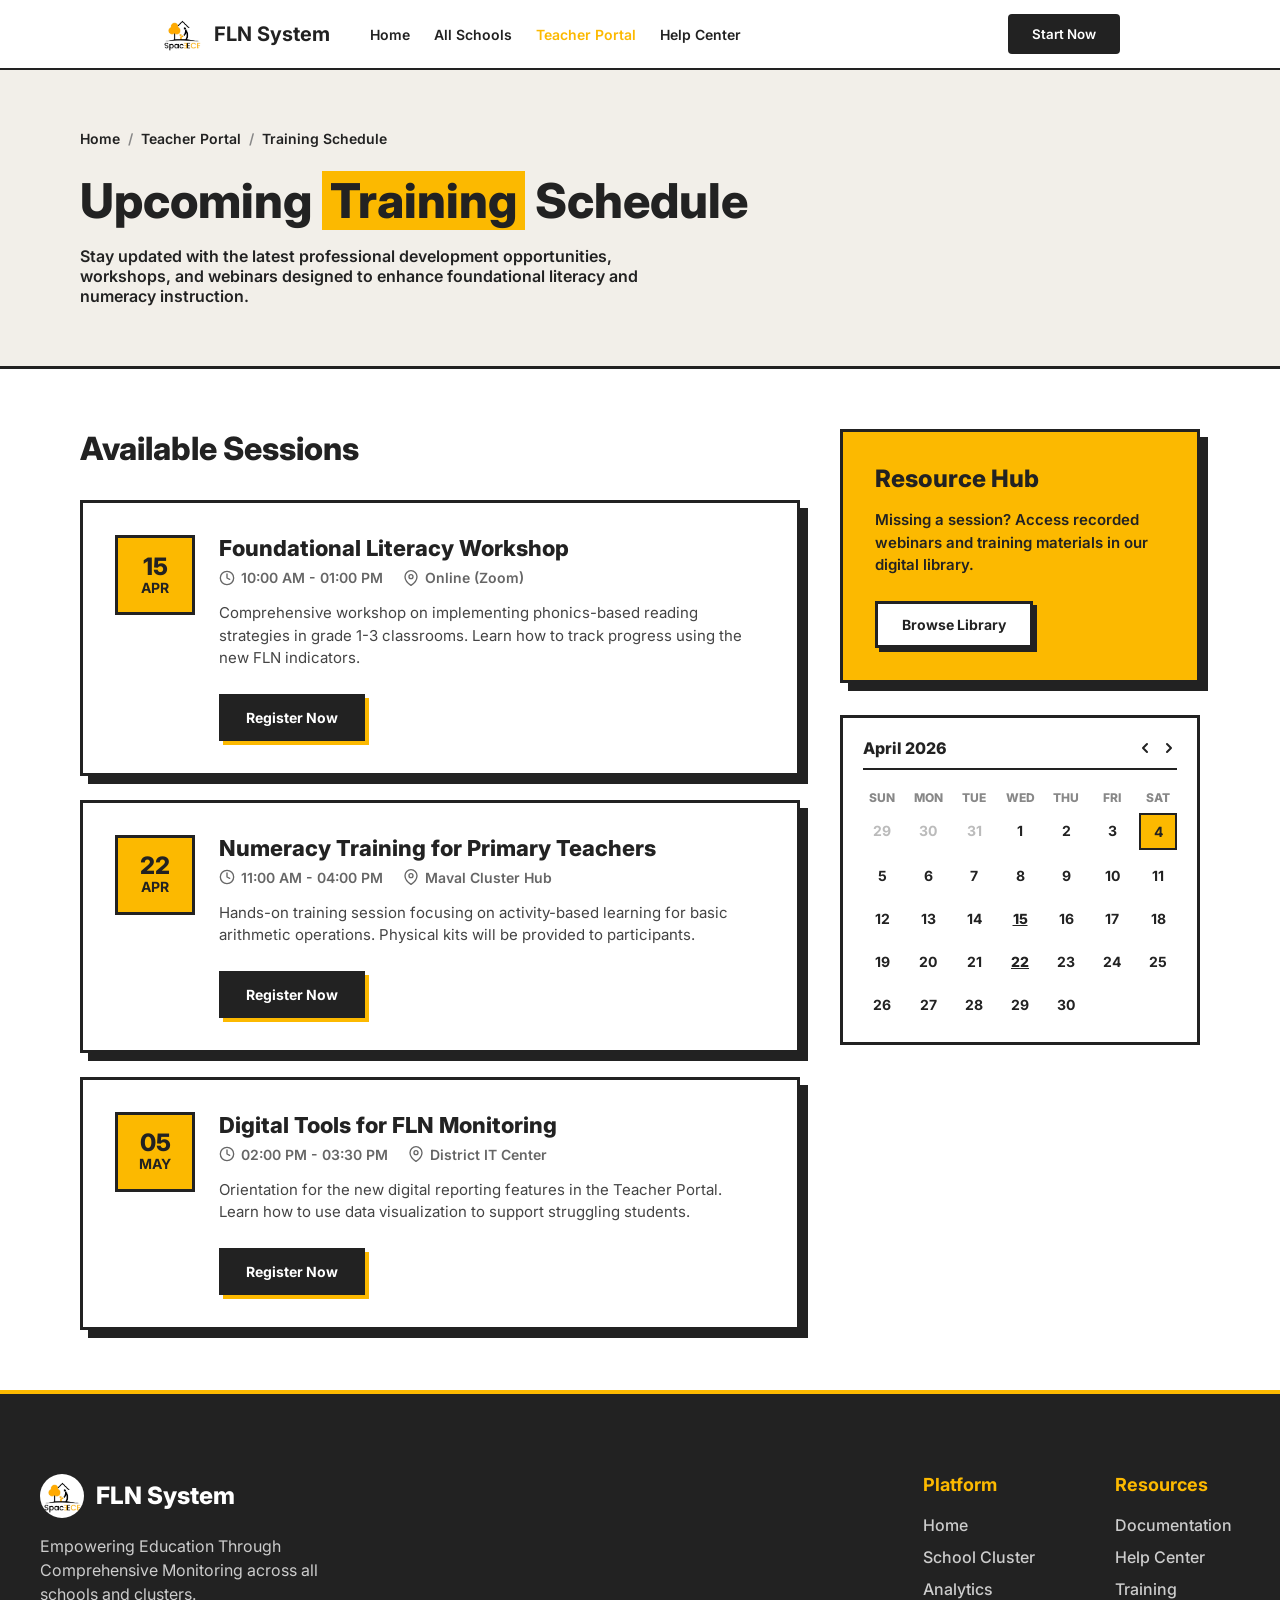
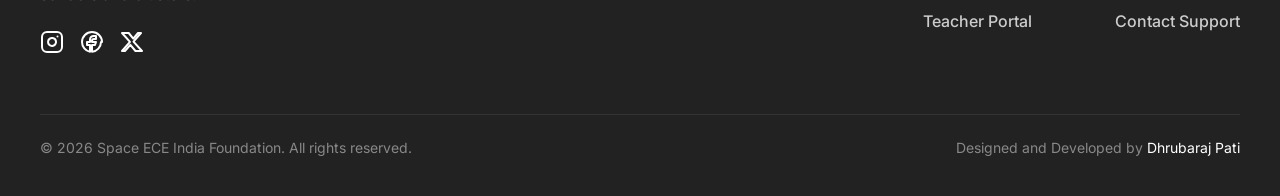
<file: training-schedule.html>
<!DOCTYPE html>
<html lang="en">

<head>
    <meta charset="UTF-8">
    <meta name="viewport" content="width=device-width, initial-scale=1.0">
    <title>Training Schedule | FLN Monitoring</title>
    <link rel="preconnect" href="https://fonts.googleapis.com">
    <link rel="preconnect" href="https://fonts.gstatic.com" crossorigin>
    <link href="https://fonts.googleapis.com/css2?family=Inter:wght@400;500;600;700;800&display=swap" rel="stylesheet">
    <style>
        :root {
            --yellow: #fcb900;
            --black: #222222;
            --dark-gray: #303030;
            --bg-gray: #f2efe9;
            --border-color: #222222;
        }

        * {
            margin: 0;
            padding: 0;
            box-sizing: border-box;
            font-family: 'Inter', sans-serif;
        }

        body {
            color: var(--black);
            background-color: #ffffff;
        }

        /* Navbar */
        .navbar {
            display: flex;
            justify-content: space-between;
            align-items: center;
            padding: 0 160px;
            height: 70px;
            border-bottom: 2px solid var(--border-color);
            background: #fff;
        }

        .nav-left {
            display: flex;
            align-items: center;
            gap: 40px;
        }

        .logo {
            display: flex;
            align-items: center;
            gap: 10px;
            font-size: 20px;
            font-weight: 700;
            text-decoration: none;
            color: var(--black);
        }

        .logo-icon {
            width: 44px;
            height: 44px;
            border: none;
            border-radius: 50%;
            object-fit: cover;
        }

        .nav-links {
            display: flex;
            gap: 24px;
        }

        .nav-links a {
            text-decoration: none;
            color: var(--black);
            font-weight: 600;
            font-size: 14px;
        }

        .nav-right {
            display: flex;
            align-items: center;
            gap: 20px;
            height: 100%;
        }

        .btn-write {
            background: var(--black);
            color: #fff;
            border: none;
            padding: 12px 24px;
            font-weight: 600;
            border-radius: 4px;
            cursor: pointer;
            display: flex;
            align-items: center;
            gap: 8px;
        }

        /* Hero Section */
        .page-header {
            padding: 60px 80px;
            background-color: var(--bg-gray);
            border-bottom: 3px solid var(--black);
            max-width: 100%;
        }

        .header-container {
            max-width: 1200px;
            margin: 0 auto;
        }

        .page-header h1 {
            font-size: 48px;
            font-weight: 800;
            margin-bottom: 16px;
        }

        .highlight-yellow {
            background-color: var(--yellow);
            padding: 0 8px;
            display: inline-block;
        }

        .breadcrumb {
            display: flex;
            gap: 8px;
            font-size: 14px;
            font-weight: 600;
            margin-bottom: 24px;
        }

        .breadcrumb a {
            color: var(--black);
            text-decoration: none;
        }

        .breadcrumb span {
            color: #888;
        }

        /* Schedule Content */
        .container {
            max-width: 1200px;
            margin: 60px auto;
            padding: 0 40px;
        }

        .schedule-grid {
            display: grid;
            grid-template-columns: 2fr 1fr;
            gap: 40px;
        }

        .main-content h2 {
            font-size: 32px;
            font-weight: 800;
            margin-bottom: 32px;
        }

        .training-list {
            display: flex;
            flex-direction: column;
            gap: 24px;
        }

        .training-card {
            border: 3px solid var(--black);
            background: #fff;
            padding: 32px;
            box-shadow: 8px 8px 0px var(--black);
            display: flex;
            gap: 24px;
            transition: transform 0.2s, box-shadow 0.2s;
        }

        .training-card:hover {
            transform: translate(2px, 2px);
            box-shadow: 6px 6px 0px var(--black);
        }

        .date-box {
            min-width: 80px;
            height: 80px;
            background: var(--yellow);
            border: 3px solid var(--black);
            display: flex;
            flex-direction: column;
            align-items: center;
            justify-content: center;
            text-align: center;
        }

        .date-box .day {
            font-size: 24px;
            font-weight: 800;
            line-height: 1;
        }

        .date-box .month {
            font-size: 14px;
            font-weight: 700;
            text-transform: uppercase;
        }

        .training-info h3 {
            font-size: 22px;
            font-weight: 800;
            margin-bottom: 8px;
        }

        .training-meta {
            display: flex;
            gap: 20px;
            color: #666;
            font-weight: 600;
            font-size: 14px;
            margin-bottom: 16px;
        }

        .meta-item {
            display: flex;
            align-items: center;
            gap: 6px;
        }

        .training-desc {
            font-size: 15px;
            color: #444;
            line-height: 1.5;
            margin-bottom: 24px;
        }

        .btn-register {
            background: var(--black);
            color: #fff;
            padding: 12px 24px;
            border: 3px solid var(--black);
            font-weight: 700;
            font-size: 14px;
            cursor: pointer;
            text-decoration: none;
            display: inline-block;
            box-shadow: 4px 4px 0px var(--yellow);
            transition: transform 0.1s, box-shadow 0.1s;
        }

        .btn-register:active {
            transform: translate(2px, 2px);
            box-shadow: 2px 2px 0px var(--yellow);
        }

        /* Sidebar */
        .sidebar-card {
            border: 3px solid var(--black);
            padding: 32px;
            background: var(--yellow);
            box-shadow: 8px 8px 0px var(--black);
            margin-bottom: 32px;
        }

        .sidebar-card h3 {
            font-size: 24px;
            font-weight: 800;
            margin-bottom: 16px;
        }

        .sidebar-card p {
            font-size: 15px;
            font-weight: 600;
            line-height: 1.5;
            margin-bottom: 24px;
        }

        .calendar-widget {
            border: 3px solid var(--black);
            background: #fff;
            padding: 20px;
        }

        .calendar-header {
            display: flex;
            justify-content: space-between;
            align-items: center;
            font-weight: 800;
            margin-bottom: 20px;
            padding-bottom: 10px;
            border-bottom: 2px solid var(--black);
        }

        .calendar-grid {
            display: grid;
            grid-template-columns: repeat(7, 1fr);
            gap: 8px;
            text-align: center;
        }

        .cal-day-name {
            font-size: 12px;
            font-weight: 800;
            color: #888;
        }

        .cal-day {
            font-size: 14px;
            font-weight: 700;
            padding: 8px 0;
            border: 1px solid transparent;
        }

        .cal-day.today {
            background: var(--yellow);
            border: 2px solid var(--black);
        }

        .cal-day.event {
            text-decoration: underline;
            color: var(--black);
            font-weight: 800;
        }

        /* Footer Section */
        .site-footer {
            background-color: var(--black);
            color: #ffffff;
            padding: 80px 40px 40px 40px;
            border-top: 4px solid var(--yellow);
        }

        .footer-container {
            max-width: 1240px;
            margin: 0 auto;
            display: flex;
            justify-content: space-between;
            align-items: flex-start;
            flex-wrap: wrap;
            gap: 40px;
        }

        .footer-brand {
            max-width: 300px;
        }

        .footer-brand h2 {
            font-size: 24px;
            font-weight: 800;
            margin-bottom: 16px;
            display: flex;
            align-items: center;
            gap: 12px;
        }

        .footer-brand p {
            color: #ccc;
            line-height: 1.5;
            margin-bottom: 24px;
        }

        .footer-links {
            display: flex;
            gap: 80px;
            flex-wrap: wrap;
        }

        .footer-col h4 {
            font-size: 18px;
            font-weight: 700;
            margin-bottom: 20px;
            color: var(--yellow);
        }

        .footer-col ul {
            list-style: none;
        }

        .footer-col ul li {
            margin-bottom: 12px;
        }

        .footer-col ul a {
            color: #ccc;
            text-decoration: none;
            transition: color 0.2s;
            font-weight: 500;
        }

        .footer-col ul a:hover {
            color: var(--yellow);
        }

        .footer-bottom {
            max-width: 1240px;
            margin: 60px auto 0;
            padding-top: 24px;
            border-top: 1px solid #333;
            display: flex;
            justify-content: space-between;
            align-items: center;
            color: #888;
            font-size: 14px;
            flex-wrap: wrap;
            gap: 16px;
        }

        .footer-bottom a {
            color: #fff;
            text-decoration: none;
        }

        .social-icons {
            display: flex;
            gap: 16px;
            align-items: center;
        }

        /* Mobile Responsive */
        @media (max-width: 992px) {
            .navbar {
                padding: 0 40px;
            }

            .schedule-grid {
                grid-template-columns: 1fr;
            }

            .page-header {
                padding: 40px;
            }
        }

        @media (max-width: 768px) {
            .navbar {
                padding: 0 20px;
            }

            .nav-links {
                display: none;
            }

            .training-card {
                flex-direction: column;
            }

            .date-box {
                width: 60px;
                height: 60px;
                min-width: 60px;
            }

            .page-header h1 {
                font-size: 32px;
            }
        }

        /* Registration Modal Styles */
        .modal-overlay {
            position: fixed;
            top: 0;
            left: 0;
            width: 100%;
            height: 100%;
            background: rgba(0, 0, 0, 0.7);
            display: none;
            justify-content: center;
            align-items: center;
            z-index: 1000;
            backdrop-filter: blur(4px);
        }

        .modal-container {
            background: #ffffff;
            border: 4px solid var(--black);
            padding: 40px;
            width: 100%;
            max-width: 500px;
            box-shadow: 12px 12px 0px var(--black);
            position: relative;
            animation: modalSlide 0.3s cubic-bezier(0.175, 0.885, 0.32, 1.275);
        }

        @keyframes modalSlide {
            from { transform: translateY(30px); opacity: 0; }
            to { transform: translateY(0); opacity: 1; }
        }

        .modal-close {
            position: absolute;
            top: 15px;
            right: 15px;
            background: var(--yellow);
            border: 3px solid var(--black);
            width: 35px;
            height: 35px;
            display: flex;
            align-items: center;
            justify-content: center;
            cursor: pointer;
            font-weight: 800;
            box-shadow: 3px 3px 0px var(--black);
        }

        .modal-close:hover {
            transform: translate(1px, 1px);
            box-shadow: 2px 2px 0px var(--black);
        }

        .modal-header h2 {
            font-size: 28px;
            font-weight: 800;
            margin-bottom: 8px;
        }

        .modal-header p {
            font-weight: 600;
            color: #666;
            margin-bottom: 24px;
        }

        .modal-form .form-group {
            margin-bottom: 20px;
        }

        .modal-form label {
            display: block;
            font-size: 14px;
            font-weight: 800;
            margin-bottom: 8px;
        }

        .modal-form input {
            width: 100%;
            padding: 12px 16px;
            border: 3px solid var(--black);
            font-size: 16px;
            font-weight: 600;
            outline: none;
        }

        .modal-form input:focus {
            background-color: var(--bg-gray);
        }

        .btn-submit-reg {
            width: 100%;
            background: var(--yellow);
            color: var(--black);
            border: 3px solid var(--black);
            padding: 16px;
            font-size: 18px;
            font-weight: 800;
            cursor: pointer;
            box-shadow: 4px 4px 0px var(--black);
            transition: all 0.1s;
            margin-top: 10px;
        }

        .btn-submit-reg:hover {
            transform: translate(2px, 2px);
            box-shadow: 2px 2px 0px var(--black);
        }
    </style>
    <link rel="stylesheet" href="assets/social-links.css">
    <link rel="stylesheet" href="assets/mobile-nav.css">
    <link rel="stylesheet" href="assets/back-to-top.css">
    <script src="assets/social-links.js" defer></script>
    <script src="assets/mobile-nav.js" defer></script>
    <script src="assets/back-to-top.js" defer></script>
</head>

<body>

    <header class="navbar">
        <div class="nav-left">
            <a href="index.html" class="logo">
                <img class="logo-icon" src="assets/logo.jpeg" alt="Logo">
                FLN System
            </a>
            <div class="nav-links">
                <a href="index.html">Home</a>
                <a href="cluster.html">All Schools</a>
                <a href="teacher-portal.html" style="color: var(--yellow);">Teacher Portal</a>
                <a href="help-center.html">Help Center</a>
            </div>
        </div>
        <div class="nav-right">
            <button class="btn-write" onclick="window.location.href='cluster.html'">
                Start Now
            </button>
            <button class="nav-toggle" type="button" aria-label="Toggle navigation" aria-expanded="false">
                <span class="nav-toggle-line"></span>
                <span class="nav-toggle-line"></span>
                <span class="nav-toggle-line"></span>
            </button>
        </div>
        <div class="mobile-nav-panel" hidden></div>
    </header>

    <main>
        <section class="page-header">
            <div class="header-container">
                <div class="breadcrumb">
                    <a href="index.html">Home</a>
                    <span>/</span>
                    <a href="teacher-portal.html">Teacher Portal</a>
                    <span>/</span>
                    <span style="color: var(--black);">Training Schedule</span>
                </div>
                <h1>Upcoming <span class="highlight-yellow">Training</span> Schedule</h1>
                <p style="font-weight: 600; max-width: 600px;">Stay updated with the latest professional development
                    opportunities, workshops, and webinars designed to enhance foundational literacy and numeracy
                    instruction.</p>
            </div>
        </section>

        <div class="container">
            <div class="schedule-grid">
                <div class="main-content">
                    <h2>Available Sessions</h2>

                    <div class="training-list">
                        <!-- Training Card 1 -->
                        <div class="training-card">
                            <div class="date-box">
                                <div class="day">15</div>
                                <div class="month">Apr</div>
                            </div>
                            <div class="training-info">
                                <h3>Foundational Literacy Workshop</h3>
                                <div class="training-meta">
                                    <div class="meta-item">
                                        <svg width="16" height="16" viewBox="0 0 24 24" fill="none"
                                            stroke="currentColor" stroke-width="2" stroke-linecap="round"
                                            stroke-linejoin="round">
                                            <circle cx="12" cy="12" r="10"></circle>
                                            <polyline points="12 6 12 12 16 14"></polyline>
                                        </svg>
                                        10:00 AM - 01:00 PM
                                    </div>
                                    <div class="meta-item">
                                        <svg width="16" height="16" viewBox="0 0 24 24" fill="none"
                                            stroke="currentColor" stroke-width="2" stroke-linecap="round"
                                            stroke-linejoin="round">
                                            <path d="M21 10c0 7-9 13-9 13s-9-6-9-13a9 9 0 0 1 18 0z"></path>
                                            <circle cx="12" cy="10" r="3"></circle>
                                        </svg>
                                        Online (Zoom)
                                    </div>
                                </div>
                                <p class="training-desc">Comprehensive workshop on implementing phonics-based reading
                                    strategies in grade 1-3 classrooms. Learn how to track progress using the new FLN
                                    indicators.</p>
                                <a href="javascript:void(0)" class="btn-register" onclick="openRegistrationModal('Foundational Literacy Workshop')">Register Now</a>
                            </div>
                        </div>

                        <!-- Training Card 2 -->
                        <div class="training-card">
                            <div class="date-box">
                                <div class="day">22</div>
                                <div class="month">Apr</div>
                            </div>
                            <div class="training-info">
                                <h3>Numeracy Training for Primary Teachers</h3>
                                <div class="training-meta">
                                    <div class="meta-item">
                                        <svg width="16" height="16" viewBox="0 0 24 24" fill="none"
                                            stroke="currentColor" stroke-width="2" stroke-linecap="round"
                                            stroke-linejoin="round">
                                            <circle cx="12" cy="12" r="10"></circle>
                                            <polyline points="12 6 12 12 16 14"></polyline>
                                        </svg>
                                        11:00 AM - 04:00 PM
                                    </div>
                                    <div class="meta-item">
                                        <svg width="16" height="16" viewBox="0 0 24 24" fill="none"
                                            stroke="currentColor" stroke-width="2" stroke-linecap="round"
                                            stroke-linejoin="round">
                                            <path d="M21 10c0 7-9 13-9 13s-9-6-9-13a9 9 0 0 1 18 0z"></path>
                                            <circle cx="12" cy="10" r="3"></circle>
                                        </svg>
                                        Maval Cluster Hub
                                    </div>
                                </div>
                                <p class="training-desc">Hands-on training session focusing on activity-based learning
                                    for basic arithmetic operations. Physical kits will be provided to participants.</p>
                                <a href="javascript:void(0)" class="btn-register" onclick="openRegistrationModal('Numeracy Training for Primary Teachers')">Register Now</a>
                            </div>
                        </div>

                        <!-- Training Card 3 -->
                        <div class="training-card">
                            <div class="date-box">
                                <div class="day">05</div>
                                <div class="month">May</div>
                            </div>
                            <div class="training-info">
                                <h3>Digital Tools for FLN Monitoring</h3>
                                <div class="training-meta">
                                    <div class="meta-item">
                                        <svg width="16" height="16" viewBox="0 0 24 24" fill="none"
                                            stroke="currentColor" stroke-width="2" stroke-linecap="round"
                                            stroke-linejoin="round">
                                            <circle cx="12" cy="12" r="10"></circle>
                                            <polyline points="12 6 12 12 16 14"></polyline>
                                        </svg>
                                        02:00 PM - 03:30 PM
                                    </div>
                                    <div class="meta-item">
                                        <svg width="16" height="16" viewBox="0 0 24 24" fill="none"
                                            stroke="currentColor" stroke-width="2" stroke-linecap="round"
                                            stroke-linejoin="round">
                                            <path d="M21 10c0 7-9 13-9 13s-9-6-9-13a9 9 0 0 1 18 0z"></path>
                                            <circle cx="12" cy="10" r="3"></circle>
                                        </svg>
                                        District IT Center
                                    </div>
                                </div>
                                <p class="training-desc">Orientation for the new digital reporting features in the
                                    Teacher Portal. Learn how to use data visualization to support struggling students.
                                </p>
                                <a href="javascript:void(0)" class="btn-register" onclick="openRegistrationModal('Digital Tools for FLN Monitoring')">Register Now</a>
                            </div>
                        </div>
                    </div>
                </div>

                <div class="sidebar">
                    <div class="sidebar-card">
                        <h3>Resource Hub</h3>
                        <p>Missing a session? Access recorded webinars and training materials in our digital library.
                        </p>
                        <a href="#" class="btn-register"
                            style="background: #fff; color: var(--black); box-shadow: 4px 4px 0px var(--black);">Browse
                            Library</a>
                    </div>

                    <div class="calendar-widget">
                        <div class="calendar-header">
                            <span>April 2026</span>
                            <div style="display: flex; gap: 8px;">
                                <svg width="16" height="16" viewBox="0 0 24 24" fill="none" stroke="currentColor"
                                    stroke-width="3" stroke-linecap="round" stroke-linejoin="round">
                                    <polyline points="15 18 9 12 15 6"></polyline>
                                </svg>
                                <svg width="16" height="16" viewBox="0 0 24 24" fill="none" stroke="currentColor"
                                    stroke-width="3" stroke-linecap="round" stroke-linejoin="round">
                                    <polyline points="9 18 15 12 9 6"></polyline>
                                </svg>
                            </div>
                        </div>
                        <div class="calendar-grid">
                            <div class="cal-day-name">SUN</div>
                            <div class="cal-day-name">MON</div>
                            <div class="cal-day-name">TUE</div>
                            <div class="cal-day-name">WED</div>
                            <div class="cal-day-name">THU</div>
                            <div class="cal-day-name">FRI</div>
                            <div class="cal-day-name">SAT</div>

                            <div class="cal-day" style="opacity: 0.3;">29</div>
                            <div class="cal-day" style="opacity: 0.3;">30</div>
                            <div class="cal-day" style="opacity: 0.3;">31</div>
                            <div class="cal-day">1</div>
                            <div class="cal-day">2</div>
                            <div class="cal-day">3</div>
                            <div class="cal-day today">4</div>
                            <div class="cal-day">5</div>
                            <div class="cal-day">6</div>
                            <div class="cal-day">7</div>
                            <div class="cal-day">8</div>
                            <div class="cal-day">9</div>
                            <div class="cal-day">10</div>
                            <div class="cal-day">11</div>
                            <div class="cal-day">12</div>
                            <div class="cal-day">13</div>
                            <div class="cal-day">14</div>
                            <div class="cal-day event">15</div>
                            <div class="cal-day">16</div>
                            <div class="cal-day">17</div>
                            <div class="cal-day">18</div>
                            <div class="cal-day">19</div>
                            <div class="cal-day">20</div>
                            <div class="cal-day">21</div>
                            <div class="cal-day event">22</div>
                            <div class="cal-day">23</div>
                            <div class="cal-day">24</div>
                            <div class="cal-day">25</div>
                            <div class="cal-day">26</div>
                            <div class="cal-day">27</div>
                            <div class="cal-day">28</div>
                            <div class="cal-day">29</div>
                            <div class="cal-day">30</div>
                        </div>
                    </div>
                </div>
            </div>
        </div>
    </main>

    <footer class="site-footer">
        <div class="footer-container">
            <div class="footer-brand">
                <h2>
                    <img class="logo-icon" src="assets/logo.jpeg" alt="Logo" style="object-fit: cover;">
                    FLN System
                </h2>
                <p>Empowering Education Through Comprehensive Monitoring across all schools and clusters.</p>
                <div class="social-icons">
                    <svg width="24" height="24" viewBox="0 0 24 24" fill="none" stroke="currentColor" stroke-width="2"
                        stroke-linecap="round" stroke-linejoin="round">
                        <rect x="2" y="2" width="20" height="20" rx="5" ry="5"></rect>
                        <path d="M16 11.37A4 4 0 1 1 12.63 8 4 4 0 0 1 16 11.37z"></path>
                        <line x1="17.5" y1="6.5" x2="17.51" y2="6.5"></line>
                    </svg>
                    <svg width="24" height="24" viewBox="0 0 24 24" fill="none" stroke="currentColor" stroke-width="2"
                        stroke-linecap="round" stroke-linejoin="round">
                        <path
                            d="M22 12c0-5.52-4.48-10-10-10S2 6.48 2 12c0 4.84 3.44 8.87 8 9.8V15H7v-3h3V9.5C10 7.57 11.57 6 13.5 6H16v3h-2c-1.1 0-2 .9-2 2v1h4l-1 3h-3v6.78c5.05-.5 9-4.76 9-9.78z">
                        </path>
                    </svg>
                    <svg width="24" height="24" viewBox="0 0 24 24" fill="none" stroke="currentColor" stroke-width="2"
                        stroke-linecap="round" stroke-linejoin="round">
                        <path
                            d="M23 3a10.9 10.9 0 0 1-3.14 1.53 4.48 4.48 0 0 0-7.86 3v1A10.66 10.66 0 0 1 3 4s-4 9 5 13a11.64 11.64 0 0 1-7 2c9 5 20 0 20-11.5a4.5 4.5 0 0 0-.08-.83A7.72 7.72 0 0 0 23 3z">
                        </path>
                    </svg>
                </div>
            </div>

            <div class="footer-links">
                <div class="footer-col">
                    <h4>Platform</h4>
                    <ul>
                        <li><a href="index.html">Home</a></li>
                        <li><a href="cluster.html">School Cluster</a></li>
                        <li><a href="#">Analytics</a></li>
                        <li><a href="teacher-portal.html">Teacher Portal</a></li>
                    </ul>
                </div>
                <div class="footer-col">
                    <h4>Resources</h4>
                    <ul>
                        <li><a href="#">Documentation</a></li>
                        <li><a href="help-center.html">Help Center</a></li>
                        <li><a href="#">Training</a></li>
                        <li><a href="#">Contact Support</a></li>
                    </ul>
                </div>
            </div>
        </div>
        <div class="footer-bottom">
            <div>&copy; 2026 Space ECE India Foundation. All rights reserved.</div>
            <div>Designed and Developed by <a href="https://codewithdhruba.in/" target="_blank">Dhrubaraj Pati</a>
            </div>
        </div>
    </footer>

    <!-- Registration Modal -->
    <div class="modal-overlay" id="registrationModal">
        <div class="modal-container">
            <div class="modal-close" onclick="closeRegistrationModal()">X</div>
            <div class="modal-header">
                <h2>Register Training</h2>
                <p id="selectedSessionDisplay">Session: Foundational Literacy Workshop</p>
            </div>
            <form class="modal-form" id="registerForm">
                <input type="hidden" id="sessionNameInput" name="session_name">
                <div class="form-group">
                    <label for="regName">Full Name</label>
                    <input type="text" id="regName" placeholder="Enter your full name" required>
                </div>
                <div class="form-group">
                    <label for="regTeacherID">Teacher ID / Admin ID</label>
                    <input type="text" id="regTeacherID" placeholder="Enter your ID" required>
                </div>
                <div class="form-group">
                    <label for="regSchool">School Name</label>
                    <input type="text" id="regSchool" placeholder="Enter your school name" required>
                </div>
                <div class="form-group">
                    <label for="regPhone">Mobile Number</label>
                    <input type="tel" id="regPhone" placeholder="Enter mobile number" required>
                </div>
                <button type="submit" class="btn-submit-reg">Confirm Registration</button>
            </form>
        </div>
    </div>

    <script>
        const modal = document.getElementById('registrationModal');
        const sessionDisplayText = document.getElementById('selectedSessionDisplay');
        const sessionHiddenInput = document.getElementById('sessionNameInput');

        function openRegistrationModal(sessionName) {
            sessionDisplayText.innerText = "Session: " + sessionName;
            sessionHiddenInput.value = sessionName;
            modal.style.display = 'flex';
            document.body.style.overflow = 'hidden'; // Prevent scroll
        }

        function closeRegistrationModal() {
            modal.style.display = 'none';
            document.body.style.overflow = 'auto'; // Restore scroll
        }

        // Close when clicking outside the modal container
        modal.addEventListener('click', function(e) {
            if (e.target === modal) {
                closeRegistrationModal();
            }
        });

        document.getElementById('registerForm').addEventListener('submit', function(e) {
            e.preventDefault();
            const session = sessionHiddenInput.value;
            const name = document.getElementById('regName').value;
            
            alert(`Thank you, ${name}! You have successfully registered for the "${session}" session. A confirmation has been sent to your registered mobile number.`);
            
            closeRegistrationModal();
            this.reset();
        });
    </script>

</body>

</html>
</file>
<file: assets/social-links.css>
.social-icons a {
  display: inline-flex;
  align-items: center;
  justify-content: center;
  color: inherit;
  text-decoration: none;
}

.social-icons a:hover {
  opacity: 0.8;
}
</file>
<file: assets/mobile-nav.css>
[hidden] {
  display: none !important;
}

.nav-toggle {
  display: none;
}

@media (max-width: 1024px) {
  body.nav-open {
    overflow: hidden;
  }

  .navbar {
    position: relative;
    align-items: center;
  }

  .nav-left {
    min-width: 0;
    flex: 1;
    display: flex;
    align-items: center;
  }

  .logo {
    min-width: 0;
    display: flex;
    align-items: center;
  }

  .nav-toggle {
    display: inline-flex;
    flex-direction: column;
    align-items: center;
    justify-content: center;
    gap: 5px;
    width: 46px;
    height: 46px;
    border: 2px solid var(--border-color, #222222);
    background: #ffffff;
    color: var(--black, #222222);
    cursor: pointer;
    box-shadow: 4px 4px 0px var(--black, #222222);
    flex-shrink: 0;
    transition: transform 0.15s ease, box-shadow 0.15s ease;
  }

  .nav-toggle:hover {
    transform: translate(1px, 1px);
    box-shadow: 3px 3px 0px var(--black, #222222);
  }

  .nav-toggle-line {
    width: 18px;
    height: 2px;
    background: currentColor;
    transition: transform 0.2s ease, opacity 0.2s ease;
  }

  body.nav-open .nav-toggle-line:nth-child(1) {
    transform: translateY(7px) rotate(45deg);
  }

  body.nav-open .nav-toggle-line:nth-child(2) {
    opacity: 0;
  }

  body.nav-open .nav-toggle-line:nth-child(3) {
    transform: translateY(-7px) rotate(-45deg);
  }

  .mobile-nav-panel {
    position: absolute;
    top: calc(100% + 2px);
    left: 0;
    right: 0;
    display: flex;
    flex-direction: column;
    gap: 14px;
    padding: 18px 40px 24px;
    background: #ffffff;
    border-bottom: 2px solid var(--border-color, #222222);
    box-shadow: 0 18px 35px rgba(0, 0, 0, 0.14);
    z-index: 150;
  }

  .mobile-nav-links,
  .mobile-nav-actions {
    display: flex;
    flex-direction: column;
    gap: 12px;
  }

  .mobile-nav-links a,
  .mobile-nav-action {
    display: block;
    width: 100%;
    padding: 14px 16px;
    text-decoration: none;
    color: var(--black, #222222);
    background: #ffffff;
    border: 2px solid var(--border-color, #222222);
    font-weight: 700;
    box-shadow: 4px 4px 0px var(--black, #222222);
  }

  .mobile-nav-links a[style*="--yellow"] {
    background: #ffffff;
    color: var(--yellow, #fcb900) !important;
    border-left: 4px solid var(--yellow, #fcb900);
  }

  .mobile-nav-action {
    text-align: center;
    background: var(--black, #222222);
    color: #ffffff;
  }
}

@media (max-width: 768px) {
  .navbar {
    min-height: 60px;
    align-items: center;
  }

  .nav-left,
  .nav-right {
    display: flex;
    align-items: center;
    gap: 8px;
  }

  .nav-left {
    flex: 1;
    min-width: 0;
  }

  .logo {
    font-size: 15px;
    line-height: 1.1;
    white-space: nowrap;
    overflow: hidden;
    text-overflow: ellipsis;
    max-width: 150px;
  }

  .logo-icon {
    width: 32px;
    height: 32px;
    flex-shrink: 0;
  }

  .nav-right .btn-write {
    display: none;
  }

  .nav-toggle {
    width: 42px;
    height: 42px;
    box-shadow: 3px 3px 0px var(--black, #222222);
  }

  .mobile-nav-panel {
    padding: 14px 16px 18px;
  }

  .mobile-nav-links a,
  .mobile-nav-action {
    padding: 12px 14px;
  }
}
</file>
<file: assets/back-to-top.css>
.back-to-top {
  position: fixed;
  right: 20px;
  bottom: 20px;
  width: 58px;
  height: 58px;
  display: inline-flex;
  align-items: center;
  justify-content: center;
  border: 3px solid var(--black, #222222);
  background: var(--yellow, #fcb900);
  color: var(--black, #222222);
  box-shadow: 5px 5px 0px var(--black, #222222);
  cursor: pointer;
  z-index: 250;
  opacity: 0;
  pointer-events: none;
  transform: translateY(12px);
  transition: opacity 0.2s ease, transform 0.2s ease, box-shadow 0.15s ease;
}

.back-to-top.is-visible {
  opacity: 1;
  pointer-events: auto;
  transform: translateY(0);
}

.back-to-top:hover {
  transform: translate(-1px, -1px);
  box-shadow: 7px 7px 0px var(--black, #222222);
}

.back-to-top:active {
  transform: translate(2px, 2px);
  box-shadow: 3px 3px 0px var(--black, #222222);
}

.back-to-top svg {
  width: 22px;
  height: 22px;
}

@media (max-width: 768px) {
  .back-to-top {
    right: 16px;
    bottom: 16px;
    width: 52px;
    height: 52px;
    box-shadow: 4px 4px 0px var(--black, #222222);
  }
}
</file>
